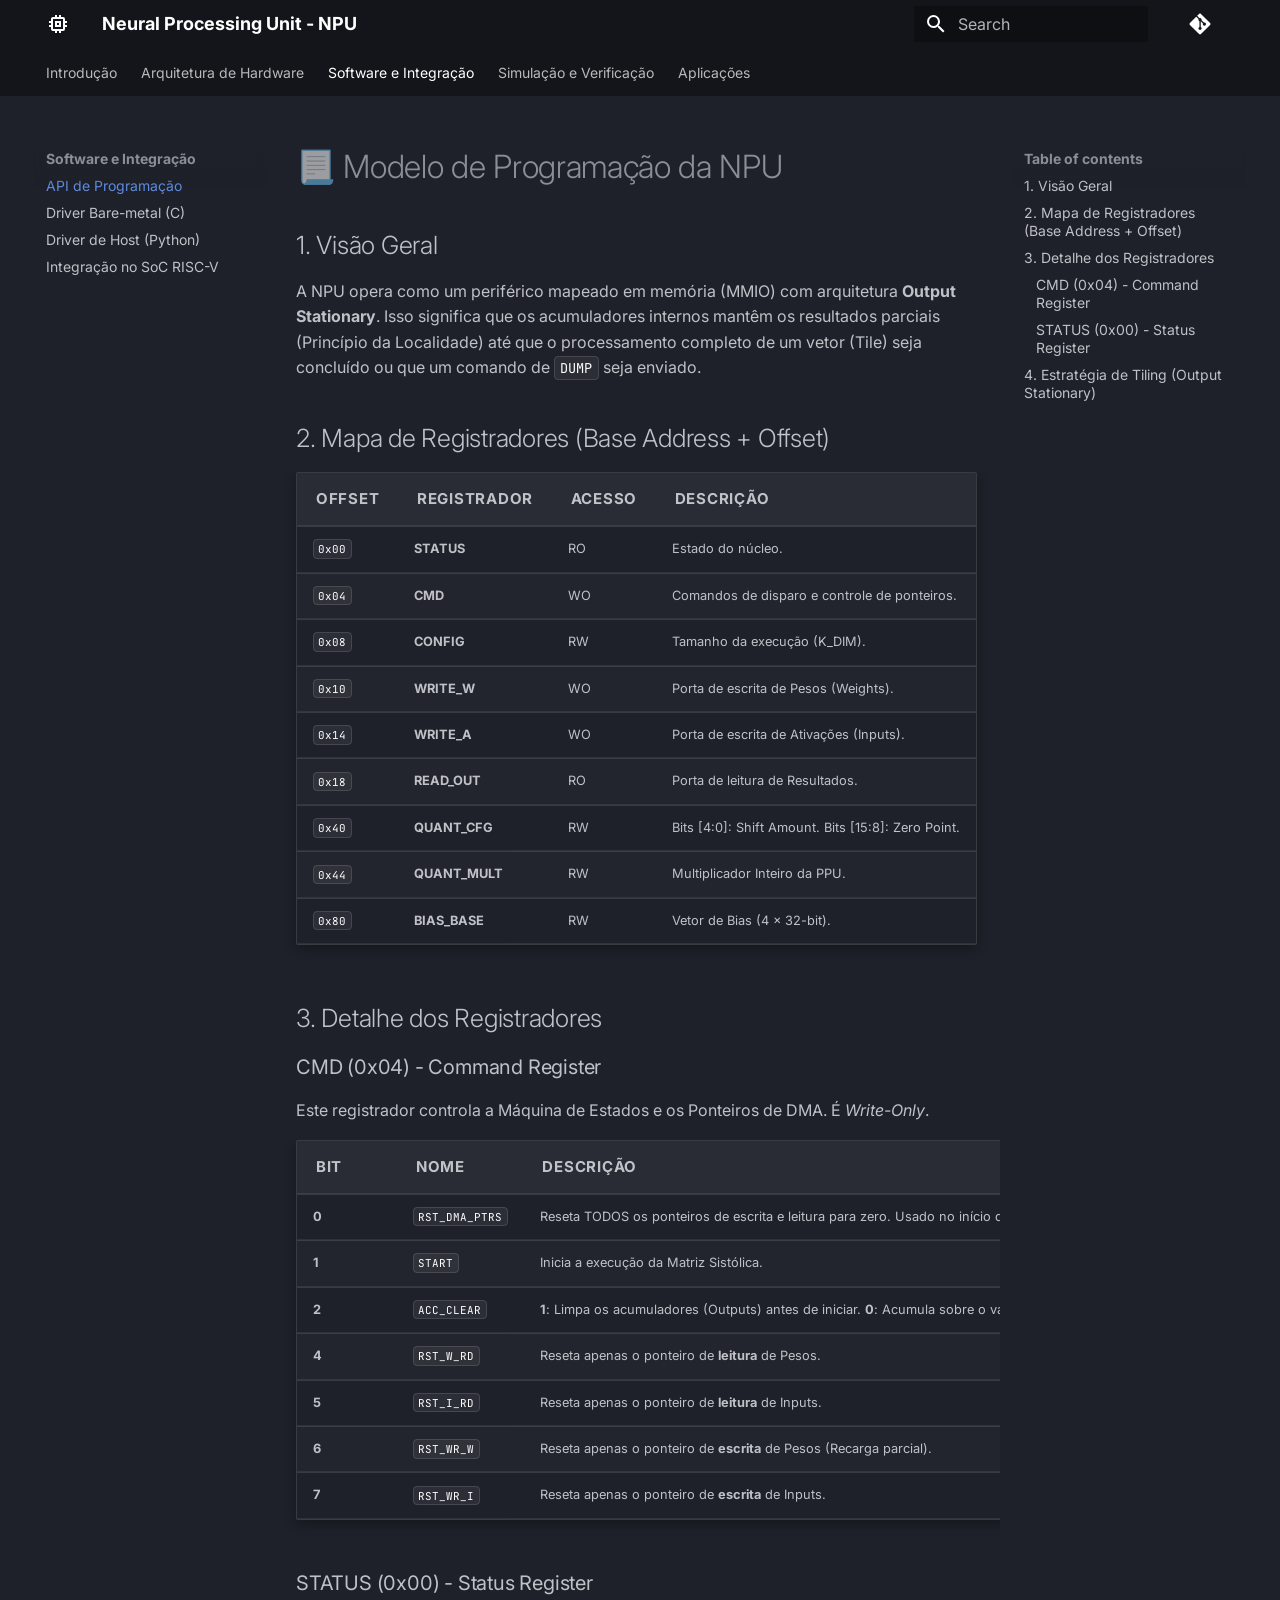
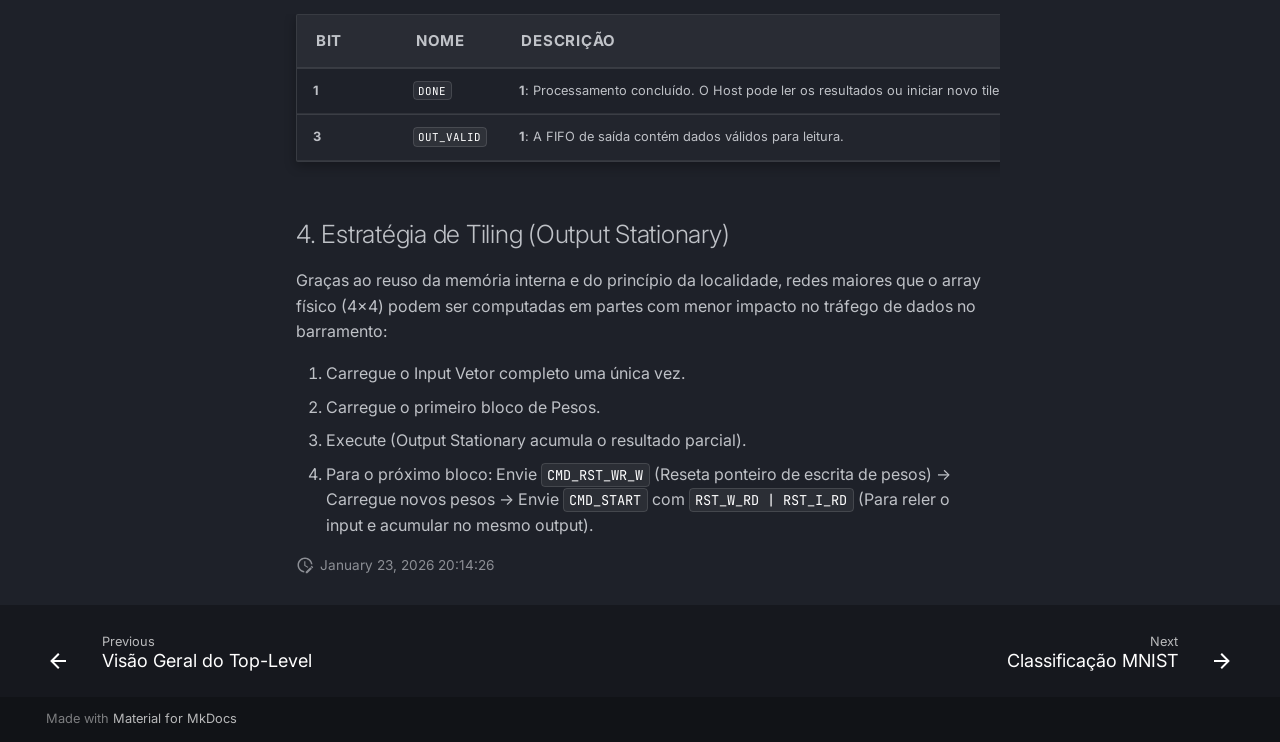
<file: software/NPU_PROGRAMMING/index.html>
<!doctype html>
<html lang="en" class="no-js">
  <head>
    
      <meta charset="utf-8">
      <meta name="viewport" content="width=device-width,initial-scale=1">
      
        <meta name="description" content="Arquitetura, Drivers e Aplicações do Acelerador de IA">
      
      
      
        <link rel="canonical" href="https://Nyfeu.github.io/NPU/software/NPU_PROGRAMMING/">
      
      
        <link rel="prev" href="../../hardware/overview/">
      
      
        <link rel="next" href="../../apps/MNIST/">
      
      
        
      
      
      <link rel="icon" href="../../assets/images/favicon.png">
      <meta name="generator" content="mkdocs-1.6.1, mkdocs-material-9.7.3">
    
    
      
        <title>API de Programação - Neural Processing Unit - NPU</title>
      
    
    
      <link rel="stylesheet" href="../../assets/stylesheets/main.484c7ddc.min.css">
      
        
        <link rel="stylesheet" href="../../assets/stylesheets/palette.ab4e12ef.min.css">
      
      


    
    
      
    
    
      
        
        
        <link rel="preconnect" href="https://fonts.gstatic.com" crossorigin>
        <link rel="stylesheet" href="https://fonts.googleapis.com/css?family=Inter:300,300i,400,400i,700,700i%7CJetBrains+Mono:400,400i,700,700i&display=fallback">
        <style>:root{--md-text-font:"Inter";--md-code-font:"JetBrains Mono"}</style>
      
    
    
      <link rel="stylesheet" href="../../stylesheets/extra.css">
    
    <script>__md_scope=new URL("../..",location),__md_hash=e=>[...e].reduce(((e,_)=>(e<<5)-e+_.charCodeAt(0)),0),__md_get=(e,_=localStorage,t=__md_scope)=>JSON.parse(_.getItem(t.pathname+"."+e)),__md_set=(e,_,t=localStorage,a=__md_scope)=>{try{t.setItem(a.pathname+"."+e,JSON.stringify(_))}catch(e){}}</script>
    
      

    
    
  </head>
  
  
    
    
      
    
    
    
    
    <body dir="ltr" data-md-color-scheme="slate" data-md-color-primary="black" data-md-color-accent="indigo">
  
    
    <input class="md-toggle" data-md-toggle="drawer" type="checkbox" id="__drawer" autocomplete="off">
    <input class="md-toggle" data-md-toggle="search" type="checkbox" id="__search" autocomplete="off">
    <label class="md-overlay" for="__drawer"></label>
    <div data-md-component="skip">
      
        
        <a href="#modelo-de-programacao-da-npu" class="md-skip">
          Skip to content
        </a>
      
    </div>
    <div data-md-component="announce">
      
    </div>
    
    
      

<header class="md-header" data-md-component="header">
  <nav class="md-header__inner md-grid" aria-label="Header">
    <a href="../.." title="Neural Processing Unit - NPU" class="md-header__button md-logo" aria-label="Neural Processing Unit - NPU" data-md-component="logo">
      
  
  <svg xmlns="http://www.w3.org/2000/svg" viewBox="0 0 24 24"><path d="M17 17H7V7h10m4 4V9h-2V7a2 2 0 0 0-2-2h-2V3h-2v2h-2V3H9v2H7c-1.11 0-2 .89-2 2v2H3v2h2v2H3v2h2v2a2 2 0 0 0 2 2h2v2h2v-2h2v2h2v-2h2a2 2 0 0 0 2-2v-2h2v-2h-2v-2m-6 2h-2v-2h2m2-2H9v6h6z"/></svg>

    </a>
    <label class="md-header__button md-icon" for="__drawer">
      
      <svg xmlns="http://www.w3.org/2000/svg" viewBox="0 0 24 24"><path d="M3 6h18v2H3zm0 5h18v2H3zm0 5h18v2H3z"/></svg>
    </label>
    <div class="md-header__title" data-md-component="header-title">
      <div class="md-header__ellipsis">
        <div class="md-header__topic">
          <span class="md-ellipsis">
            Neural Processing Unit - NPU
          </span>
        </div>
        <div class="md-header__topic" data-md-component="header-topic">
          <span class="md-ellipsis">
            
              API de Programação
            
          </span>
        </div>
      </div>
    </div>
    
      
        <form class="md-header__option" data-md-component="palette">
  
    
    
    
    <input class="md-option" data-md-color-media="" data-md-color-scheme="slate" data-md-color-primary="black" data-md-color-accent="indigo"  aria-hidden="true"  type="radio" name="__palette" id="__palette_0">
    
  
</form>
      
    
    
      <script>var palette=__md_get("__palette");if(palette&&palette.color){if("(prefers-color-scheme)"===palette.color.media){var media=matchMedia("(prefers-color-scheme: light)"),input=document.querySelector(media.matches?"[data-md-color-media='(prefers-color-scheme: light)']":"[data-md-color-media='(prefers-color-scheme: dark)']");palette.color.media=input.getAttribute("data-md-color-media"),palette.color.scheme=input.getAttribute("data-md-color-scheme"),palette.color.primary=input.getAttribute("data-md-color-primary"),palette.color.accent=input.getAttribute("data-md-color-accent")}for(var[key,value]of Object.entries(palette.color))document.body.setAttribute("data-md-color-"+key,value)}</script>
    
    
    
      
      
        <label class="md-header__button md-icon" for="__search">
          
          <svg xmlns="http://www.w3.org/2000/svg" viewBox="0 0 24 24"><path d="M9.5 3A6.5 6.5 0 0 1 16 9.5c0 1.61-.59 3.09-1.56 4.23l.27.27h.79l5 5-1.5 1.5-5-5v-.79l-.27-.27A6.52 6.52 0 0 1 9.5 16 6.5 6.5 0 0 1 3 9.5 6.5 6.5 0 0 1 9.5 3m0 2C7 5 5 7 5 9.5S7 14 9.5 14 14 12 14 9.5 12 5 9.5 5"/></svg>
        </label>
        <div class="md-search" data-md-component="search" role="dialog">
  <label class="md-search__overlay" for="__search"></label>
  <div class="md-search__inner" role="search">
    <form class="md-search__form" name="search">
      <input type="text" class="md-search__input" name="query" aria-label="Search" placeholder="Search" autocapitalize="off" autocorrect="off" autocomplete="off" spellcheck="false" data-md-component="search-query" required>
      <label class="md-search__icon md-icon" for="__search">
        
        <svg xmlns="http://www.w3.org/2000/svg" viewBox="0 0 24 24"><path d="M9.5 3A6.5 6.5 0 0 1 16 9.5c0 1.61-.59 3.09-1.56 4.23l.27.27h.79l5 5-1.5 1.5-5-5v-.79l-.27-.27A6.52 6.52 0 0 1 9.5 16 6.5 6.5 0 0 1 3 9.5 6.5 6.5 0 0 1 9.5 3m0 2C7 5 5 7 5 9.5S7 14 9.5 14 14 12 14 9.5 12 5 9.5 5"/></svg>
        
        <svg xmlns="http://www.w3.org/2000/svg" viewBox="0 0 24 24"><path d="M20 11v2H8l5.5 5.5-1.42 1.42L4.16 12l7.92-7.92L13.5 5.5 8 11z"/></svg>
      </label>
      <nav class="md-search__options" aria-label="Search">
        
        <button type="reset" class="md-search__icon md-icon" title="Clear" aria-label="Clear" tabindex="-1">
          
          <svg xmlns="http://www.w3.org/2000/svg" viewBox="0 0 24 24"><path d="M19 6.41 17.59 5 12 10.59 6.41 5 5 6.41 10.59 12 5 17.59 6.41 19 12 13.41 17.59 19 19 17.59 13.41 12z"/></svg>
        </button>
      </nav>
      
        <div class="md-search__suggest" data-md-component="search-suggest"></div>
      
    </form>
    <div class="md-search__output">
      <div class="md-search__scrollwrap" tabindex="0" data-md-scrollfix>
        <div class="md-search-result" data-md-component="search-result">
          <div class="md-search-result__meta">
            Initializing search
          </div>
          <ol class="md-search-result__list" role="presentation"></ol>
        </div>
      </div>
    </div>
  </div>
</div>
      
    
    
      <div class="md-header__source">
        <a href="https://github.com/Nyfeu/NPU" title="Go to repository" class="md-source" data-md-component="source">
  <div class="md-source__icon md-icon">
    
    <svg xmlns="http://www.w3.org/2000/svg" viewBox="0 0 448 512"><!--! Font Awesome Free 7.1.0 by @fontawesome - https://fontawesome.com License - https://fontawesome.com/license/free (Icons: CC BY 4.0, Fonts: SIL OFL 1.1, Code: MIT License) Copyright 2025 Fonticons, Inc.--><path d="M439.6 236.1 244 40.5c-5.4-5.5-12.8-8.5-20.4-8.5s-15 3-20.4 8.4L162.5 81l51.5 51.5c27.1-9.1 52.7 16.8 43.4 43.7l49.7 49.7c34.2-11.8 61.2 31 35.5 56.7-26.5 26.5-70.2-2.9-56-37.3L240.3 199v121.9c25.3 12.5 22.3 41.8 9.1 55-6.4 6.4-15.2 10.1-24.3 10.1s-17.8-3.6-24.3-10.1c-17.6-17.6-11.1-46.9 11.2-56v-123c-20.8-8.5-24.6-30.7-18.6-45L142.6 101 8.5 235.1C3 240.6 0 247.9 0 255.5s3 15 8.5 20.4l195.6 195.7c5.4 5.4 12.7 8.4 20.4 8.4s15-3 20.4-8.4l194.7-194.7c5.4-5.4 8.4-12.8 8.4-20.4s-3-15-8.4-20.4"/></svg>
  </div>
  <div class="md-source__repository">
    Nyfeu/NPU
  </div>
</a>
      </div>
    
  </nav>
  
</header>
    
    <div class="md-container" data-md-component="container">
      
      
        
          
            
<nav class="md-tabs" aria-label="Tabs" data-md-component="tabs">
  <div class="md-grid">
    <ul class="md-tabs__list">
      
        
  
  
  
  
    
    
      <li class="md-tabs__item">
        <a href="../.." class="md-tabs__link">
          
  
  
  Introdução

        </a>
      </li>
    
  

      
        
  
  
  
  
    
    
      <li class="md-tabs__item">
        <a href="../../hardware/overview/" class="md-tabs__link">
          
  
  
  Arquitetura de Hardware

        </a>
      </li>
    
  

      
        
  
  
  
    
  
  
    
    
      <li class="md-tabs__item md-tabs__item--active">
        <a href="./" class="md-tabs__link">
          
  
  
  Software e Integração

        </a>
      </li>
    
  

      
        
  
  
  
  
    
    
      <li class="md-tabs__item">
        <a href="../../dev/simulation.md" class="md-tabs__link">
          
  
  
  Simulação e Verificação

        </a>
      </li>
    
  

      
        
  
  
  
  
    
    
      <li class="md-tabs__item">
        <a href="../../apps/MNIST/" class="md-tabs__link">
          
  
  
  Aplicações

        </a>
      </li>
    
  

      
    </ul>
  </div>
</nav>
          
        
      
      <main class="md-main" data-md-component="main">
        <div class="md-main__inner md-grid">
          
            
              
              <div class="md-sidebar md-sidebar--primary" data-md-component="sidebar" data-md-type="navigation" >
                <div class="md-sidebar__scrollwrap">
                  <div class="md-sidebar__inner">
                    


  


<nav class="md-nav md-nav--primary md-nav--lifted" aria-label="Navigation" data-md-level="0">
  <label class="md-nav__title" for="__drawer">
    <a href="../.." title="Neural Processing Unit - NPU" class="md-nav__button md-logo" aria-label="Neural Processing Unit - NPU" data-md-component="logo">
      
  
  <svg xmlns="http://www.w3.org/2000/svg" viewBox="0 0 24 24"><path d="M17 17H7V7h10m4 4V9h-2V7a2 2 0 0 0-2-2h-2V3h-2v2h-2V3H9v2H7c-1.11 0-2 .89-2 2v2H3v2h2v2H3v2h2v2a2 2 0 0 0 2 2h2v2h2v-2h2v2h2v-2h2a2 2 0 0 0 2-2v-2h2v-2h-2v-2m-6 2h-2v-2h2m2-2H9v6h6z"/></svg>

    </a>
    Neural Processing Unit - NPU
  </label>
  
    <div class="md-nav__source">
      <a href="https://github.com/Nyfeu/NPU" title="Go to repository" class="md-source" data-md-component="source">
  <div class="md-source__icon md-icon">
    
    <svg xmlns="http://www.w3.org/2000/svg" viewBox="0 0 448 512"><!--! Font Awesome Free 7.1.0 by @fontawesome - https://fontawesome.com License - https://fontawesome.com/license/free (Icons: CC BY 4.0, Fonts: SIL OFL 1.1, Code: MIT License) Copyright 2025 Fonticons, Inc.--><path d="M439.6 236.1 244 40.5c-5.4-5.5-12.8-8.5-20.4-8.5s-15 3-20.4 8.4L162.5 81l51.5 51.5c27.1-9.1 52.7 16.8 43.4 43.7l49.7 49.7c34.2-11.8 61.2 31 35.5 56.7-26.5 26.5-70.2-2.9-56-37.3L240.3 199v121.9c25.3 12.5 22.3 41.8 9.1 55-6.4 6.4-15.2 10.1-24.3 10.1s-17.8-3.6-24.3-10.1c-17.6-17.6-11.1-46.9 11.2-56v-123c-20.8-8.5-24.6-30.7-18.6-45L142.6 101 8.5 235.1C3 240.6 0 247.9 0 255.5s3 15 8.5 20.4l195.6 195.7c5.4 5.4 12.7 8.4 20.4 8.4s15-3 20.4-8.4l194.7-194.7c5.4-5.4 8.4-12.8 8.4-20.4s-3-15-8.4-20.4"/></svg>
  </div>
  <div class="md-source__repository">
    Nyfeu/NPU
  </div>
</a>
    </div>
  
  <ul class="md-nav__list" data-md-scrollfix>
    
      
      
  
  
  
  
    
    
    
    
      
      
    
    
    <li class="md-nav__item md-nav__item--nested">
      
        
        
        <input class="md-nav__toggle md-toggle " type="checkbox" id="__nav_1" >
        
          
          <label class="md-nav__link" for="__nav_1" id="__nav_1_label" tabindex="0">
            
  
  
  <span class="md-ellipsis">
    
  
    Introdução
  

    
  </span>
  
  

            <span class="md-nav__icon md-icon"></span>
          </label>
        
        <nav class="md-nav" data-md-level="1" aria-labelledby="__nav_1_label" aria-expanded="false">
          <label class="md-nav__title" for="__nav_1">
            <span class="md-nav__icon md-icon"></span>
            
  
    Introdução
  

          </label>
          <ul class="md-nav__list" data-md-scrollfix>
            
              
                
  
  
  
  
    <li class="md-nav__item">
      <a href="../.." class="md-nav__link">
        
  
  
  <span class="md-ellipsis">
    
  
    Visão Geral
  

    
  </span>
  
  

      </a>
    </li>
  

              
            
              
                
  
  
  
  
    <li class="md-nav__item">
      <a href="../../intro/setup/" class="md-nav__link">
        
  
  
  <span class="md-ellipsis">
    
  
    Requisitos e Setup
  

    
  </span>
  
  

      </a>
    </li>
  

              
            
          </ul>
        </nav>
      
    </li>
  

    
      
      
  
  
  
  
    
    
    
    
      
      
    
    
    <li class="md-nav__item md-nav__item--nested">
      
        
        
        <input class="md-nav__toggle md-toggle " type="checkbox" id="__nav_2" >
        
          
          <label class="md-nav__link" for="__nav_2" id="__nav_2_label" tabindex="0">
            
  
  
  <span class="md-ellipsis">
    
  
    Arquitetura de Hardware
  

    
  </span>
  
  

            <span class="md-nav__icon md-icon"></span>
          </label>
        
        <nav class="md-nav" data-md-level="1" aria-labelledby="__nav_2_label" aria-expanded="false">
          <label class="md-nav__title" for="__nav_2">
            <span class="md-nav__icon md-icon"></span>
            
  
    Arquitetura de Hardware
  

          </label>
          <ul class="md-nav__list" data-md-scrollfix>
            
              
                
  
  
  
  
    <li class="md-nav__item">
      <a href="../../hardware/overview/" class="md-nav__link">
        
  
  
  <span class="md-ellipsis">
    
  
    Visão Geral do Top-Level
  

    
  </span>
  
  

      </a>
    </li>
  

              
            
              
                
  
  
  
  
    <li class="md-nav__item">
      <a href="../../hardware/systolic_array.md" class="md-nav__link">
        
  
  
  <span class="md-ellipsis">
    
  
    O Array Sistólico 4x4
  

    
  </span>
  
  

      </a>
    </li>
  

              
            
              
                
  
  
  
  
    <li class="md-nav__item">
      <a href="../../hardware/ppu.md" class="md-nav__link">
        
  
  
  <span class="md-ellipsis">
    
  
    Unidade de Pós-Processamento (PPU)
  

    
  </span>
  
  

      </a>
    </li>
  

              
            
              
                
  
  
  
  
    <li class="md-nav__item">
      <a href="../../hardware/controller.md" class="md-nav__link">
        
  
  
  <span class="md-ellipsis">
    
  
    Unidade de Controlo (FSM)
  

    
  </span>
  
  

      </a>
    </li>
  

              
            
              
                
  
  
  
  
    <li class="md-nav__item">
      <a href="../../hardware/datapath.md" class="md-nav__link">
        
  
  
  <span class="md-ellipsis">
    
  
    Gestão de Memória e Datapath
  

    
  </span>
  
  

      </a>
    </li>
  

              
            
              
                
  
  
  
  
    <li class="md-nav__item">
      <a href="../../hardware/registers.md" class="md-nav__link">
        
  
  
  <span class="md-ellipsis">
    
  
    Mapa de Registos (MMIO)
  

    
  </span>
  
  

      </a>
    </li>
  

              
            
          </ul>
        </nav>
      
    </li>
  

    
      
      
  
  
    
  
  
  
    
    
    
    
      
        
        
      
      
    
    
    <li class="md-nav__item md-nav__item--active md-nav__item--section md-nav__item--nested">
      
        
        
        <input class="md-nav__toggle md-toggle " type="checkbox" id="__nav_3" checked>
        
          
          <label class="md-nav__link" for="__nav_3" id="__nav_3_label" tabindex="">
            
  
  
  <span class="md-ellipsis">
    
  
    Software e Integração
  

    
  </span>
  
  

            <span class="md-nav__icon md-icon"></span>
          </label>
        
        <nav class="md-nav" data-md-level="1" aria-labelledby="__nav_3_label" aria-expanded="true">
          <label class="md-nav__title" for="__nav_3">
            <span class="md-nav__icon md-icon"></span>
            
  
    Software e Integração
  

          </label>
          <ul class="md-nav__list" data-md-scrollfix>
            
              
                
  
  
    
  
  
  
    <li class="md-nav__item md-nav__item--active">
      
      <input class="md-nav__toggle md-toggle" type="checkbox" id="__toc">
      
      
        
      
      
        <label class="md-nav__link md-nav__link--active" for="__toc">
          
  
  
  <span class="md-ellipsis">
    
  
    API de Programação
  

    
  </span>
  
  

          <span class="md-nav__icon md-icon"></span>
        </label>
      
      <a href="./" class="md-nav__link md-nav__link--active">
        
  
  
  <span class="md-ellipsis">
    
  
    API de Programação
  

    
  </span>
  
  

      </a>
      
        

<nav class="md-nav md-nav--secondary" aria-label="Table of contents">
  
  
  
    
  
  
    <label class="md-nav__title" for="__toc">
      <span class="md-nav__icon md-icon"></span>
      Table of contents
    </label>
    <ul class="md-nav__list" data-md-component="toc" data-md-scrollfix>
      
        <li class="md-nav__item">
  <a href="#1-visao-geral" class="md-nav__link">
    <span class="md-ellipsis">
      
        1. Visão Geral
      
    </span>
  </a>
  
</li>
      
        <li class="md-nav__item">
  <a href="#2-mapa-de-registradores-base-address-offset" class="md-nav__link">
    <span class="md-ellipsis">
      
        2. Mapa de Registradores (Base Address + Offset)
      
    </span>
  </a>
  
</li>
      
        <li class="md-nav__item">
  <a href="#3-detalhe-dos-registradores" class="md-nav__link">
    <span class="md-ellipsis">
      
        3. Detalhe dos Registradores
      
    </span>
  </a>
  
    <nav class="md-nav" aria-label="3. Detalhe dos Registradores">
      <ul class="md-nav__list">
        
          <li class="md-nav__item">
  <a href="#cmd-0x04-command-register" class="md-nav__link">
    <span class="md-ellipsis">
      
        CMD (0x04) - Command Register
      
    </span>
  </a>
  
</li>
        
          <li class="md-nav__item">
  <a href="#status-0x00-status-register" class="md-nav__link">
    <span class="md-ellipsis">
      
        STATUS (0x00) - Status Register
      
    </span>
  </a>
  
</li>
        
      </ul>
    </nav>
  
</li>
      
        <li class="md-nav__item">
  <a href="#4-estrategia-de-tiling-output-stationary" class="md-nav__link">
    <span class="md-ellipsis">
      
        4. Estratégia de Tiling (Output Stationary)
      
    </span>
  </a>
  
</li>
      
    </ul>
  
</nav>
      
    </li>
  

              
            
              
                
  
  
  
  
    <li class="md-nav__item">
      <a href="../drivers.md" class="md-nav__link">
        
  
  
  <span class="md-ellipsis">
    
  
    Driver Bare-metal (C)
  

    
  </span>
  
  

      </a>
    </li>
  

              
            
              
                
  
  
  
  
    <li class="md-nav__item">
      <a href="../python_driver.md" class="md-nav__link">
        
  
  
  <span class="md-ellipsis">
    
  
    Driver de Host (Python)
  

    
  </span>
  
  

      </a>
    </li>
  

              
            
              
                
  
  
  
  
    <li class="md-nav__item">
      <a href="../soc_integration.md" class="md-nav__link">
        
  
  
  <span class="md-ellipsis">
    
  
    Integração no SoC RISC-V
  

    
  </span>
  
  

      </a>
    </li>
  

              
            
          </ul>
        </nav>
      
    </li>
  

    
      
      
  
  
  
  
    
    
    
    
      
      
    
    
    <li class="md-nav__item md-nav__item--nested">
      
        
        
        <input class="md-nav__toggle md-toggle " type="checkbox" id="__nav_4" >
        
          
          <label class="md-nav__link" for="__nav_4" id="__nav_4_label" tabindex="0">
            
  
  
  <span class="md-ellipsis">
    
  
    Simulação e Verificação
  

    
  </span>
  
  

            <span class="md-nav__icon md-icon"></span>
          </label>
        
        <nav class="md-nav" data-md-level="1" aria-labelledby="__nav_4_label" aria-expanded="false">
          <label class="md-nav__title" for="__nav_4">
            <span class="md-nav__icon md-icon"></span>
            
  
    Simulação e Verificação
  

          </label>
          <ul class="md-nav__list" data-md-scrollfix>
            
              
                
  
  
  
  
    <li class="md-nav__item">
      <a href="../../dev/simulation.md" class="md-nav__link">
        
  
  
  <span class="md-ellipsis">
    
  
    Ambiente de Testes (Cocotb)
  

    
  </span>
  
  

      </a>
    </li>
  

              
            
              
                
  
  
  
  
    <li class="md-nav__item">
      <a href="../../dev/fpga_build.md" class="md-nav__link">
        
  
  
  <span class="md-ellipsis">
    
  
    Fluxo de Síntese (FPGA)
  

    
  </span>
  
  

      </a>
    </li>
  

              
            
          </ul>
        </nav>
      
    </li>
  

    
      
      
  
  
  
  
    
    
    
    
      
      
    
    
    <li class="md-nav__item md-nav__item--nested">
      
        
        
        <input class="md-nav__toggle md-toggle " type="checkbox" id="__nav_5" >
        
          
          <label class="md-nav__link" for="__nav_5" id="__nav_5_label" tabindex="0">
            
  
  
  <span class="md-ellipsis">
    
  
    Aplicações
  

    
  </span>
  
  

            <span class="md-nav__icon md-icon"></span>
          </label>
        
        <nav class="md-nav" data-md-level="1" aria-labelledby="__nav_5_label" aria-expanded="false">
          <label class="md-nav__title" for="__nav_5">
            <span class="md-nav__icon md-icon"></span>
            
  
    Aplicações
  

          </label>
          <ul class="md-nav__list" data-md-scrollfix>
            
              
                
  
  
  
  
    <li class="md-nav__item">
      <a href="../../apps/MNIST/" class="md-nav__link">
        
  
  
  <span class="md-ellipsis">
    
  
    Classificação MNIST
  

    
  </span>
  
  

      </a>
    </li>
  

              
            
              
                
  
  
  
  
    <li class="md-nav__item">
      <a href="../../apps/IRIS/" class="md-nav__link">
        
  
  
  <span class="md-ellipsis">
    
  
    Classificação IRIS
  

    
  </span>
  
  

      </a>
    </li>
  

              
            
              
                
  
  
  
  
    <li class="md-nav__item">
      <a href="../../apps/MLP.md" class="md-nav__link">
        
  
  
  <span class="md-ellipsis">
    
  
    Inferência MLP
  

    
  </span>
  
  

      </a>
    </li>
  

              
            
          </ul>
        </nav>
      
    </li>
  

    
  </ul>
</nav>
                  </div>
                </div>
              </div>
            
            
              
              <div class="md-sidebar md-sidebar--secondary" data-md-component="sidebar" data-md-type="toc" >
                <div class="md-sidebar__scrollwrap">
                  <div class="md-sidebar__inner">
                    

<nav class="md-nav md-nav--secondary" aria-label="Table of contents">
  
  
  
    
  
  
    <label class="md-nav__title" for="__toc">
      <span class="md-nav__icon md-icon"></span>
      Table of contents
    </label>
    <ul class="md-nav__list" data-md-component="toc" data-md-scrollfix>
      
        <li class="md-nav__item">
  <a href="#1-visao-geral" class="md-nav__link">
    <span class="md-ellipsis">
      
        1. Visão Geral
      
    </span>
  </a>
  
</li>
      
        <li class="md-nav__item">
  <a href="#2-mapa-de-registradores-base-address-offset" class="md-nav__link">
    <span class="md-ellipsis">
      
        2. Mapa de Registradores (Base Address + Offset)
      
    </span>
  </a>
  
</li>
      
        <li class="md-nav__item">
  <a href="#3-detalhe-dos-registradores" class="md-nav__link">
    <span class="md-ellipsis">
      
        3. Detalhe dos Registradores
      
    </span>
  </a>
  
    <nav class="md-nav" aria-label="3. Detalhe dos Registradores">
      <ul class="md-nav__list">
        
          <li class="md-nav__item">
  <a href="#cmd-0x04-command-register" class="md-nav__link">
    <span class="md-ellipsis">
      
        CMD (0x04) - Command Register
      
    </span>
  </a>
  
</li>
        
          <li class="md-nav__item">
  <a href="#status-0x00-status-register" class="md-nav__link">
    <span class="md-ellipsis">
      
        STATUS (0x00) - Status Register
      
    </span>
  </a>
  
</li>
        
      </ul>
    </nav>
  
</li>
      
        <li class="md-nav__item">
  <a href="#4-estrategia-de-tiling-output-stationary" class="md-nav__link">
    <span class="md-ellipsis">
      
        4. Estratégia de Tiling (Output Stationary)
      
    </span>
  </a>
  
</li>
      
    </ul>
  
</nav>
                  </div>
                </div>
              </div>
            
          
          
            <div class="md-content" data-md-component="content">
              
              <article class="md-content__inner md-typeset">
                
                  


  
  


<h1 id="modelo-de-programacao-da-npu">📃 Modelo de Programação da NPU</h1>
<h2 id="1-visao-geral">1. Visão Geral</h2>
<p>A NPU opera como um periférico mapeado em memória (MMIO) com arquitetura <strong>Output Stationary</strong>. Isso significa que os acumuladores internos mantêm os resultados parciais (Princípio da Localidade) até que o processamento completo de um vetor (Tile) seja concluído ou que um comando de <code>DUMP</code> seja enviado.</p>
<h2 id="2-mapa-de-registradores-base-address-offset">2. Mapa de Registradores (Base Address + Offset)</h2>
<table>
<thead>
<tr>
<th style="text-align: left;">Offset</th>
<th style="text-align: left;">Registrador</th>
<th style="text-align: left;">Acesso</th>
<th style="text-align: left;">Descrição</th>
</tr>
</thead>
<tbody>
<tr>
<td style="text-align: left;"><code>0x00</code></td>
<td style="text-align: left;"><strong>STATUS</strong></td>
<td style="text-align: left;">RO</td>
<td style="text-align: left;">Estado do núcleo.</td>
</tr>
<tr>
<td style="text-align: left;"><code>0x04</code></td>
<td style="text-align: left;"><strong>CMD</strong></td>
<td style="text-align: left;">WO</td>
<td style="text-align: left;">Comandos de disparo e controle de ponteiros.</td>
</tr>
<tr>
<td style="text-align: left;"><code>0x08</code></td>
<td style="text-align: left;"><strong>CONFIG</strong></td>
<td style="text-align: left;">RW</td>
<td style="text-align: left;">Tamanho da execução (K_DIM).</td>
</tr>
<tr>
<td style="text-align: left;"><code>0x10</code></td>
<td style="text-align: left;"><strong>WRITE_W</strong></td>
<td style="text-align: left;">WO</td>
<td style="text-align: left;">Porta de escrita de Pesos (Weights).</td>
</tr>
<tr>
<td style="text-align: left;"><code>0x14</code></td>
<td style="text-align: left;"><strong>WRITE_A</strong></td>
<td style="text-align: left;">WO</td>
<td style="text-align: left;">Porta de escrita de Ativações (Inputs).</td>
</tr>
<tr>
<td style="text-align: left;"><code>0x18</code></td>
<td style="text-align: left;"><strong>READ_OUT</strong></td>
<td style="text-align: left;">RO</td>
<td style="text-align: left;">Porta de leitura de Resultados.</td>
</tr>
<tr>
<td style="text-align: left;"><code>0x40</code></td>
<td style="text-align: left;"><strong>QUANT_CFG</strong></td>
<td style="text-align: left;">RW</td>
<td style="text-align: left;">Bits [4:0]: Shift Amount. Bits [15:8]: Zero Point.</td>
</tr>
<tr>
<td style="text-align: left;"><code>0x44</code></td>
<td style="text-align: left;"><strong>QUANT_MULT</strong></td>
<td style="text-align: left;">RW</td>
<td style="text-align: left;">Multiplicador Inteiro da PPU.</td>
</tr>
<tr>
<td style="text-align: left;"><code>0x80</code></td>
<td style="text-align: left;"><strong>BIAS_BASE</strong></td>
<td style="text-align: left;">RW</td>
<td style="text-align: left;">Vetor de Bias (4 x 32-bit).</td>
</tr>
</tbody>
</table>
<h2 id="3-detalhe-dos-registradores">3. Detalhe dos Registradores</h2>
<h3 id="cmd-0x04-command-register">CMD (0x04) - Command Register</h3>
<p>Este registrador controla a Máquina de Estados e os Ponteiros de DMA. É <em>Write-Only</em>.</p>
<table>
<thead>
<tr>
<th style="text-align: left;">Bit</th>
<th style="text-align: left;">Nome</th>
<th style="text-align: left;">Descrição</th>
</tr>
</thead>
<tbody>
<tr>
<td style="text-align: left;"><strong>0</strong></td>
<td style="text-align: left;"><code>RST_DMA_PTRS</code></td>
<td style="text-align: left;">Reseta TODOS os ponteiros de escrita e leitura para zero. Usado no início de uma nova inferência.</td>
</tr>
<tr>
<td style="text-align: left;"><strong>1</strong></td>
<td style="text-align: left;"><code>START</code></td>
<td style="text-align: left;">Inicia a execução da Matriz Sistólica.</td>
</tr>
<tr>
<td style="text-align: left;"><strong>2</strong></td>
<td style="text-align: left;"><code>ACC_CLEAR</code></td>
<td style="text-align: left;"><strong>1</strong>: Limpa os acumuladores (Outputs) antes de iniciar. <strong>0</strong>: Acumula sobre o valor anterior (Tiling Temporal).</td>
</tr>
<tr>
<td style="text-align: left;"><strong>4</strong></td>
<td style="text-align: left;"><code>RST_W_RD</code></td>
<td style="text-align: left;">Reseta apenas o ponteiro de <strong>leitura</strong> de Pesos.</td>
</tr>
<tr>
<td style="text-align: left;"><strong>5</strong></td>
<td style="text-align: left;"><code>RST_I_RD</code></td>
<td style="text-align: left;">Reseta apenas o ponteiro de <strong>leitura</strong> de Inputs.</td>
</tr>
<tr>
<td style="text-align: left;"><strong>6</strong></td>
<td style="text-align: left;"><code>RST_WR_W</code></td>
<td style="text-align: left;">Reseta apenas o ponteiro de <strong>escrita</strong> de Pesos (Recarga parcial).</td>
</tr>
<tr>
<td style="text-align: left;"><strong>7</strong></td>
<td style="text-align: left;"><code>RST_WR_I</code></td>
<td style="text-align: left;">Reseta apenas o ponteiro de <strong>escrita</strong> de Inputs.</td>
</tr>
</tbody>
</table>
<h3 id="status-0x00-status-register">STATUS (0x00) - Status Register</h3>
<table>
<thead>
<tr>
<th style="text-align: left;">Bit</th>
<th style="text-align: left;">Nome</th>
<th style="text-align: left;">Descrição</th>
</tr>
</thead>
<tbody>
<tr>
<td style="text-align: left;"><strong>1</strong></td>
<td style="text-align: left;"><code>DONE</code></td>
<td style="text-align: left;"><strong>1</strong>: Processamento concluído. O Host pode ler os resultados ou iniciar novo tile.</td>
</tr>
<tr>
<td style="text-align: left;"><strong>3</strong></td>
<td style="text-align: left;"><code>OUT_VALID</code></td>
<td style="text-align: left;"><strong>1</strong>: A FIFO de saída contém dados válidos para leitura.</td>
</tr>
</tbody>
</table>
<h2 id="4-estrategia-de-tiling-output-stationary">4. Estratégia de Tiling (Output Stationary)</h2>
<p>Graças ao reuso da memória interna e do princípio da localidade, redes maiores que o array físico (4x4) podem ser computadas em partes com menor impacto no tráfego de dados no barramento:</p>
<ol>
<li>Carregue o Input Vetor completo uma única vez.</li>
<li>Carregue o primeiro bloco de Pesos.</li>
<li>Execute (Output Stationary acumula o resultado parcial).</li>
<li>Para o próximo bloco: Envie <code>CMD_RST_WR_W</code> (Reseta ponteiro de escrita de pesos) -&gt; Carregue novos pesos -&gt; Envie <code>CMD_START</code> com <code>RST_W_RD | RST_I_RD</code> (Para reler o input e acumular no mesmo output).</li>
</ol>







  
    
  
  


  <aside class="md-source-file">
    
      
  <span class="md-source-file__fact">
    <span class="md-icon" title="Last update">
      <svg xmlns="http://www.w3.org/2000/svg" viewBox="0 0 24 24"><path d="M21 13.1c-.1 0-.3.1-.4.2l-1 1 2.1 2.1 1-1c.2-.2.2-.6 0-.8l-1.3-1.3c-.1-.1-.2-.2-.4-.2m-1.9 1.8-6.1 6V23h2.1l6.1-6.1zM12.5 7v5.2l4 2.4-1 1L11 13V7zM11 21.9c-5.1-.5-9-4.8-9-9.9C2 6.5 6.5 2 12 2c5.3 0 9.6 4.1 10 9.3-.3-.1-.6-.2-1-.2s-.7.1-1 .2C19.6 7.2 16.2 4 12 4c-4.4 0-8 3.6-8 8 0 4.1 3.1 7.5 7.1 7.9l-.1.2z"/></svg>
    </span>
    <span class="git-revision-date-localized-plugin git-revision-date-localized-plugin-datetime" title="January 23, 2026 20:14:26 UTC">January 23, 2026 20:14:26</span>
  </span>

    
    
    
    
  </aside>





                
              </article>
            </div>
          
          
  <script>var tabs=__md_get("__tabs");if(Array.isArray(tabs))e:for(var set of document.querySelectorAll(".tabbed-set")){var labels=set.querySelector(".tabbed-labels");for(var tab of tabs)for(var label of labels.getElementsByTagName("label"))if(label.innerText.trim()===tab){var input=document.getElementById(label.htmlFor);input.checked=!0;continue e}}</script>

<script>var target=document.getElementById(location.hash.slice(1));target&&target.name&&(target.checked=target.name.startsWith("__tabbed_"))</script>
        </div>
        
          <button type="button" class="md-top md-icon" data-md-component="top" hidden>
  
  <svg xmlns="http://www.w3.org/2000/svg" viewBox="0 0 24 24"><path d="M13 20h-2V8l-5.5 5.5-1.42-1.42L12 4.16l7.92 7.92-1.42 1.42L13 8z"/></svg>
  Back to top
</button>
        
      </main>
      
        <footer class="md-footer">
  
    
      
      <nav class="md-footer__inner md-grid" aria-label="Footer" >
        
          
          <a href="../../hardware/overview/" class="md-footer__link md-footer__link--prev" aria-label="Previous: Visão Geral do Top-Level">
            <div class="md-footer__button md-icon">
              
              <svg xmlns="http://www.w3.org/2000/svg" viewBox="0 0 24 24"><path d="M20 11v2H8l5.5 5.5-1.42 1.42L4.16 12l7.92-7.92L13.5 5.5 8 11z"/></svg>
            </div>
            <div class="md-footer__title">
              <span class="md-footer__direction">
                Previous
              </span>
              <div class="md-ellipsis">
                Visão Geral do Top-Level
              </div>
            </div>
          </a>
        
        
          
          <a href="../../apps/MNIST/" class="md-footer__link md-footer__link--next" aria-label="Next: Classificação MNIST">
            <div class="md-footer__title">
              <span class="md-footer__direction">
                Next
              </span>
              <div class="md-ellipsis">
                Classificação MNIST
              </div>
            </div>
            <div class="md-footer__button md-icon">
              
              <svg xmlns="http://www.w3.org/2000/svg" viewBox="0 0 24 24"><path d="M4 11v2h12l-5.5 5.5 1.42 1.42L19.84 12l-7.92-7.92L10.5 5.5 16 11z"/></svg>
            </div>
          </a>
        
      </nav>
    
  
  <div class="md-footer-meta md-typeset">
    <div class="md-footer-meta__inner md-grid">
      <div class="md-copyright">
  
  
    Made with
    <a href="https://squidfunk.github.io/mkdocs-material/" target="_blank" rel="noopener">
      Material for MkDocs
    </a>
  
</div>
      
    </div>
  </div>
</footer>
      
    </div>
    <div class="md-dialog" data-md-component="dialog">
      <div class="md-dialog__inner md-typeset"></div>
    </div>
    
    
    
      
      
      <script id="__config" type="application/json">{"annotate": null, "base": "../..", "features": ["navigation.instant", "navigation.tabs", "navigation.footer", "navigation.tracking", "navigation.top", "toc.follow", "content.code.copy", "content.tabs.link", "search.highlight", "search.suggest", "content.tooltips"], "search": "../../assets/javascripts/workers/search.2c215733.min.js", "tags": null, "translations": {"clipboard.copied": "Copied to clipboard", "clipboard.copy": "Copy to clipboard", "search.result.more.one": "1 more on this page", "search.result.more.other": "# more on this page", "search.result.none": "No matching documents", "search.result.one": "1 matching document", "search.result.other": "# matching documents", "search.result.placeholder": "Type to start searching", "search.result.term.missing": "Missing", "select.version": "Select version"}, "version": null}</script>
    
    
      <script src="../../assets/javascripts/bundle.79ae519e.min.js"></script>
      
    
  </body>
</html>
</file>
<file: stylesheets/extra.css>
/* =============================================================================
   TRAVAR HEADER NO NOME DO PROJETO
   ============================================================================= */

.md-header__topic:first-child {
    opacity: 1 !important;
    visibility: visible !important;
    transform: none !important;
}

.md-header__topic:last-child {
    display: none !important;
}

/* =============================================================================
   MOVER ÍCONE DO GITHUB PARA A ESQUERDA DA BUSCA E REMOVER GAP
   ============================================================================= */

.md-header__source {
    order: 1 !important;
    width: 3rem !important; 
    max-width: none !important; 
    margin-right: 0.5rem !important; 
}

/* ===== TABELAS MAIS PROFISSIONAIS ===== */

.md-typeset table {
    width: 100%;
    border-radius: 8px;
    overflow: hidden;
    font-size: 0.9rem;
}

/* Cabeçalho */
.md-typeset thead {
    background-color: rgba(255,255,255,0.05);
}

.md-typeset th {
    font-weight: 600;
    text-transform: uppercase;
    font-size: 0.75rem;
    letter-spacing: 0.05em;
}

/* Linhas */
.md-typeset tbody tr:nth-child(even) {
    background-color: rgba(255,255,255,0.02);
}

/* Hover */
.md-typeset tbody tr:hover {
    background-color: rgba(100, 108, 255, 0.08);
}

/* Bordas suaves */
.md-typeset th,
.md-typeset td {
    border-bottom: 1px solid rgba(255,255,255,0.08);
}

.md-typeset table {
    display: block;
    overflow-x: auto;
    white-space: nowrap;
}

.md-typeset table {
    background-color: rgba(255,255,255,0.02);
    box-shadow: 0 4px 12px rgba(0,0,0,0.3);
    border-radius: 12px;
}

/* ===== Destaque melhor para inline code ===== */

.md-typeset code {
    background-color: rgba(255,255,255,0.06);
    border: 1px solid rgba(255,255,255,0.12);
    color: #ffffff;
    padding: 0.15em 0.4em;
    border-radius: 4px;
}
</file>
<file: assets/stylesheets/main.484c7ddc.min.css>
@charset "UTF-8";html{-webkit-text-size-adjust:none;-moz-text-size-adjust:none;text-size-adjust:none;box-sizing:border-box}*,:after,:before{box-sizing:inherit}@media (prefers-reduced-motion){*,:after,:before{transition:none!important}}body{margin:0}a,button,input,label{-webkit-tap-highlight-color:transparent}a{color:inherit;text-decoration:none}hr{border:0;box-sizing:initial;display:block;height:.05rem;overflow:visible;padding:0}small{font-size:80%}sub,sup{line-height:1em}img{border-style:none}table{border-collapse:initial;border-spacing:0}td,th{font-weight:400;vertical-align:top}button{background:#0000;border:0;font-family:inherit;font-size:inherit;margin:0;padding:0}input{border:0;outline:none}:root{--md-primary-fg-color:#4051b5;--md-primary-fg-color--light:#5d6cc0;--md-primary-fg-color--dark:#303fa1;--md-primary-bg-color:#fff;--md-primary-bg-color--light:#ffffffb3;--md-accent-fg-color:#526cfe;--md-accent-fg-color--transparent:#526cfe1a;--md-accent-bg-color:#fff;--md-accent-bg-color--light:#ffffffb3}[data-md-color-scheme=default]{color-scheme:light}[data-md-color-scheme=default] img[src$="#gh-dark-mode-only"],[data-md-color-scheme=default] img[src$="#only-dark"]{display:none}:root,[data-md-color-scheme=default]{--md-hue:225deg;--md-default-fg-color:#000000de;--md-default-fg-color--light:#0000008a;--md-default-fg-color--lighter:#00000052;--md-default-fg-color--lightest:#00000012;--md-default-bg-color:#fff;--md-default-bg-color--light:#ffffffb3;--md-default-bg-color--lighter:#ffffff4d;--md-default-bg-color--lightest:#ffffff1f;--md-code-fg-color:#36464e;--md-code-bg-color:#f5f5f5;--md-code-bg-color--light:#f5f5f5b3;--md-code-bg-color--lighter:#f5f5f54d;--md-code-hl-color:#4287ff;--md-code-hl-color--light:#4287ff1a;--md-code-hl-number-color:#d52a2a;--md-code-hl-special-color:#db1457;--md-code-hl-function-color:#a846b9;--md-code-hl-constant-color:#6e59d9;--md-code-hl-keyword-color:#3f6ec6;--md-code-hl-string-color:#1c7d4d;--md-code-hl-name-color:var(--md-code-fg-color);--md-code-hl-operator-color:var(--md-default-fg-color--light);--md-code-hl-punctuation-color:var(--md-default-fg-color--light);--md-code-hl-comment-color:var(--md-default-fg-color--light);--md-code-hl-generic-color:var(--md-default-fg-color--light);--md-code-hl-variable-color:var(--md-default-fg-color--light);--md-typeset-color:var(--md-default-fg-color);--md-typeset-a-color:var(--md-primary-fg-color);--md-typeset-del-color:#f5503d26;--md-typeset-ins-color:#0bd57026;--md-typeset-kbd-color:#fafafa;--md-typeset-kbd-accent-color:#fff;--md-typeset-kbd-border-color:#b8b8b8;--md-typeset-mark-color:#ffff0080;--md-typeset-table-color:#0000001f;--md-typeset-table-color--light:rgba(0,0,0,.035);--md-admonition-fg-color:var(--md-default-fg-color);--md-admonition-bg-color:var(--md-default-bg-color);--md-warning-fg-color:#000000de;--md-warning-bg-color:#ff9;--md-footer-fg-color:#fff;--md-footer-fg-color--light:#ffffffb3;--md-footer-fg-color--lighter:#ffffff73;--md-footer-bg-color:#000000de;--md-footer-bg-color--dark:#00000052;--md-shadow-z1:0 0.2rem 0.5rem #0000000d,0 0 0.05rem #0000001a;--md-shadow-z2:0 0.2rem 0.5rem #0000001a,0 0 0.05rem #00000040;--md-shadow-z3:0 0.2rem 0.5rem #0003,0 0 0.05rem #00000059}.md-icon svg{fill:currentcolor;display:block;height:1.2rem;width:1.2rem}body{-webkit-font-smoothing:antialiased;-moz-osx-font-smoothing:grayscale;--md-text-font-family:var(--md-text-font,_),-apple-system,BlinkMacSystemFont,Helvetica,Arial,sans-serif;--md-code-font-family:var(--md-code-font,_),SFMono-Regular,Consolas,Menlo,monospace}aside,body,input{font-feature-settings:"kern","liga";color:var(--md-typeset-color);font-family:var(--md-text-font-family)}code,kbd,pre{font-feature-settings:"kern";font-family:var(--md-code-font-family)}:root{--md-typeset-table-sort-icon:url('data:image/svg+xml;charset=utf-8,<svg xmlns="http://www.w3.org/2000/svg" viewBox="0 0 24 24"><path d="m18 21-4-4h3V7h-3l4-4 4 4h-3v10h3M2 19v-2h10v2M2 13v-2h7v2M2 7V5h4v2z"/></svg>');--md-typeset-table-sort-icon--asc:url('data:image/svg+xml;charset=utf-8,<svg xmlns="http://www.w3.org/2000/svg" viewBox="0 0 24 24"><path d="M19 17h3l-4 4-4-4h3V3h2M2 17h10v2H2M6 5v2H2V5m0 6h7v2H2z"/></svg>');--md-typeset-table-sort-icon--desc:url('data:image/svg+xml;charset=utf-8,<svg xmlns="http://www.w3.org/2000/svg" viewBox="0 0 24 24"><path d="M19 7h3l-4-4-4 4h3v14h2M2 17h10v2H2M6 5v2H2V5m0 6h7v2H2z"/></svg>')}.md-typeset{-webkit-print-color-adjust:exact;color-adjust:exact;font-size:.8rem;line-height:1.6;overflow-wrap:break-word}@media print{.md-typeset{font-size:.68rem}}.md-typeset blockquote,.md-typeset dl,.md-typeset figure,.md-typeset ol,.md-typeset pre,.md-typeset ul{margin-bottom:1em;margin-top:1em}.md-typeset h1{color:var(--md-default-fg-color--light);font-size:2em;line-height:1.3;margin:0 0 1.25em}.md-typeset h1,.md-typeset h2{font-weight:300;letter-spacing:-.01em}.md-typeset h2{font-size:1.5625em;line-height:1.4;margin:1.6em 0 .64em}.md-typeset h3{font-size:1.25em;font-weight:400;letter-spacing:-.01em;line-height:1.5;margin:1.6em 0 .8em}.md-typeset h2+h3{margin-top:.8em}.md-typeset h4{font-weight:700;letter-spacing:-.01em;margin:1em 0}.md-typeset h5,.md-typeset h6{color:var(--md-default-fg-color--light);font-size:.8em;font-weight:700;letter-spacing:-.01em;margin:1.25em 0}.md-typeset h5{text-transform:uppercase}.md-typeset h5 code{text-transform:none}.md-typeset hr{border-bottom:.05rem solid var(--md-default-fg-color--lightest);display:flow-root;margin:1.5em 0}.md-typeset a{color:var(--md-typeset-a-color);word-break:break-word}.md-typeset a,.md-typeset a:before{transition:color 125ms}.md-typeset a:focus,.md-typeset a:hover{color:var(--md-accent-fg-color)}.md-typeset a:focus code,.md-typeset a:hover code{background-color:var(--md-accent-fg-color--transparent);color:var(--md-accent-fg-color)}.md-typeset a code{color:var(--md-typeset-a-color)}.md-typeset a.focus-visible{outline-color:var(--md-accent-fg-color);outline-offset:.2rem}.md-typeset code,.md-typeset kbd,.md-typeset pre{color:var(--md-code-fg-color);direction:ltr;font-variant-ligatures:none;transition:background-color 125ms}@media print{.md-typeset code,.md-typeset kbd,.md-typeset pre{white-space:pre-wrap}}.md-typeset code{background-color:var(--md-code-bg-color);border-radius:.1rem;-webkit-box-decoration-break:clone;box-decoration-break:clone;font-size:.85em;padding:0 .2941176471em;transition:color 125ms,background-color 125ms;word-break:break-word}.md-typeset code:not(.focus-visible){-webkit-tap-highlight-color:transparent;outline:none}.md-typeset pre{display:flow-root;line-height:1.4;position:relative}.md-typeset pre>code{-webkit-box-decoration-break:slice;box-decoration-break:slice;box-shadow:none;display:block;margin:0;outline-color:var(--md-accent-fg-color);overflow:auto;padding:.7720588235em 1.1764705882em;scrollbar-color:var(--md-default-fg-color--lighter) #0000;scrollbar-width:thin;touch-action:auto;word-break:normal}.md-typeset pre>code:hover{scrollbar-color:var(--md-accent-fg-color) #0000}.md-typeset pre>code::-webkit-scrollbar{height:.2rem;width:.2rem}.md-typeset pre>code::-webkit-scrollbar-thumb{background-color:var(--md-default-fg-color--lighter)}.md-typeset pre>code::-webkit-scrollbar-thumb:hover{background-color:var(--md-accent-fg-color)}.md-typeset kbd{background-color:var(--md-typeset-kbd-color);border-radius:.1rem;box-shadow:0 .1rem 0 .05rem var(--md-typeset-kbd-border-color),0 .1rem 0 var(--md-typeset-kbd-border-color),0 -.1rem .2rem var(--md-typeset-kbd-accent-color) inset;color:var(--md-default-fg-color);display:inline-block;font-size:.75em;padding:0 .6666666667em;vertical-align:text-top;word-break:break-word}.md-typeset mark{background-color:var(--md-typeset-mark-color);-webkit-box-decoration-break:clone;box-decoration-break:clone;color:inherit;word-break:break-word}.md-typeset abbr{cursor:help;text-decoration:none}.md-typeset [data-preview],.md-typeset abbr{border-bottom:.05rem dotted var(--md-default-fg-color--light)}.md-typeset small{opacity:.75}[dir=ltr] .md-typeset sub,[dir=ltr] .md-typeset sup{margin-left:.078125em}[dir=rtl] .md-typeset sub,[dir=rtl] .md-typeset sup{margin-right:.078125em}[dir=ltr] .md-typeset blockquote{padding-left:.6rem}[dir=rtl] .md-typeset blockquote{padding-right:.6rem}[dir=ltr] .md-typeset blockquote{border-left:.2rem solid var(--md-default-fg-color--lighter)}[dir=rtl] .md-typeset blockquote{border-right:.2rem solid var(--md-default-fg-color--lighter)}.md-typeset blockquote{color:var(--md-default-fg-color--light);margin-left:0;margin-right:0}.md-typeset ul{list-style-type:disc}.md-typeset ul[type]{list-style-type:revert-layer}[dir=ltr] .md-typeset ol,[dir=ltr] .md-typeset ul{margin-left:.625em}[dir=rtl] .md-typeset ol,[dir=rtl] .md-typeset ul{margin-right:.625em}.md-typeset ol,.md-typeset ul{padding:0}.md-typeset ol:not([hidden]),.md-typeset ul:not([hidden]){display:flow-root}.md-typeset ol ol,.md-typeset ul ol{list-style-type:lower-alpha}.md-typeset ol ol ol,.md-typeset ul ol ol{list-style-type:lower-roman}.md-typeset ol ol ol ol,.md-typeset ul ol ol ol{list-style-type:upper-alpha}.md-typeset ol ol ol ol ol,.md-typeset ul ol ol ol ol{list-style-type:upper-roman}.md-typeset ol[type],.md-typeset ul[type]{list-style-type:revert-layer}[dir=ltr] .md-typeset ol li,[dir=ltr] .md-typeset ul li{margin-left:1.25em}[dir=rtl] .md-typeset ol li,[dir=rtl] .md-typeset ul li{margin-right:1.25em}.md-typeset ol li,.md-typeset ul li{margin-bottom:.5em}.md-typeset ol li blockquote,.md-typeset ol li p,.md-typeset ul li blockquote,.md-typeset ul li p{margin:.5em 0}.md-typeset ol li:last-child,.md-typeset ul li:last-child{margin-bottom:0}[dir=ltr] .md-typeset ol li ol,[dir=ltr] .md-typeset ol li ul,[dir=ltr] .md-typeset ul li ol,[dir=ltr] .md-typeset ul li ul{margin-left:.625em}[dir=rtl] .md-typeset ol li ol,[dir=rtl] .md-typeset ol li ul,[dir=rtl] .md-typeset ul li ol,[dir=rtl] .md-typeset ul li ul{margin-right:.625em}.md-typeset ol li ol,.md-typeset ol li ul,.md-typeset ul li ol,.md-typeset ul li ul{margin-bottom:.5em;margin-top:.5em}[dir=ltr] .md-typeset dd{margin-left:1.875em}[dir=rtl] .md-typeset dd{margin-right:1.875em}.md-typeset dd{margin-bottom:1.5em;margin-top:1em}.md-typeset img,.md-typeset svg,.md-typeset video{height:auto;max-width:100%}.md-typeset img[align=left]{margin:1em 1em 1em 0}.md-typeset img[align=right]{margin:1em 0 1em 1em}.md-typeset img[align]:only-child{margin-top:0}.md-typeset figure{display:flow-root;margin:1em auto;max-width:100%;text-align:center;width:fit-content}.md-typeset figure img{display:block;margin:0 auto}.md-typeset figcaption{font-style:italic;margin:1em auto;max-width:24rem}.md-typeset iframe{max-width:100%}.md-typeset table:not([class]){background-color:var(--md-default-bg-color);border:.05rem solid var(--md-typeset-table-color);border-radius:.1rem;display:inline-block;font-size:.64rem;max-width:100%;overflow:auto;touch-action:auto}@media print{.md-typeset table:not([class]){display:table}}.md-typeset table:not([class])+*{margin-top:1.5em}.md-typeset table:not([class]) td>:first-child,.md-typeset table:not([class]) th>:first-child{margin-top:0}.md-typeset table:not([class]) td>:last-child,.md-typeset table:not([class]) th>:last-child{margin-bottom:0}.md-typeset table:not([class]) td:not([align]),.md-typeset table:not([class]) th:not([align]){text-align:left}[dir=rtl] .md-typeset table:not([class]) td:not([align]),[dir=rtl] .md-typeset table:not([class]) th:not([align]){text-align:right}.md-typeset table:not([class]) th{font-weight:700;min-width:5rem;padding:.9375em 1.25em;vertical-align:top}.md-typeset table:not([class]) td{border-top:.05rem solid var(--md-typeset-table-color);padding:.9375em 1.25em;vertical-align:top}.md-typeset table:not([class]) tbody tr{transition:background-color 125ms}.md-typeset table:not([class]) tbody tr:hover{background-color:var(--md-typeset-table-color--light);box-shadow:0 .05rem 0 var(--md-default-bg-color) inset}.md-typeset table:not([class]) a{word-break:normal}.md-typeset table th[role=columnheader]{cursor:pointer}[dir=ltr] .md-typeset table th[role=columnheader]:after{margin-left:.5em}[dir=rtl] .md-typeset table th[role=columnheader]:after{margin-right:.5em}.md-typeset table th[role=columnheader]:after{content:"";display:inline-block;height:1.2em;-webkit-mask-image:var(--md-typeset-table-sort-icon);mask-image:var(--md-typeset-table-sort-icon);-webkit-mask-repeat:no-repeat;mask-repeat:no-repeat;-webkit-mask-size:contain;mask-size:contain;transition:background-color 125ms;vertical-align:text-bottom;width:1.2em}.md-typeset table th[role=columnheader]:hover:after{background-color:var(--md-default-fg-color--lighter)}.md-typeset table th[role=columnheader][aria-sort=ascending]:after{background-color:var(--md-default-fg-color--light);-webkit-mask-image:var(--md-typeset-table-sort-icon--asc);mask-image:var(--md-typeset-table-sort-icon--asc)}.md-typeset table th[role=columnheader][aria-sort=descending]:after{background-color:var(--md-default-fg-color--light);-webkit-mask-image:var(--md-typeset-table-sort-icon--desc);mask-image:var(--md-typeset-table-sort-icon--desc)}.md-typeset__scrollwrap{margin:1em -.8rem;overflow-x:auto;touch-action:auto}.md-typeset__table{display:inline-block;margin-bottom:.5em;padding:0 .8rem}@media print{.md-typeset__table{display:block}}html .md-typeset__table table{display:table;margin:0;overflow:hidden;width:100%}@media screen and (max-width:44.984375em){.md-content__inner>pre{margin:1em -.8rem}.md-content__inner>pre code{border-radius:0}}.md-typeset .md-author{border-radius:100%;display:block;flex-shrink:0;height:1.6rem;overflow:hidden;position:relative;transition:color 125ms,transform 125ms;width:1.6rem}.md-typeset .md-author img{display:block}.md-typeset .md-author--more{background:var(--md-default-fg-color--lightest);color:var(--md-default-fg-color--lighter);font-size:.6rem;font-weight:700;line-height:1.6rem;text-align:center}.md-typeset .md-author--long{height:2.4rem;width:2.4rem}.md-typeset a.md-author{transform:scale(1)}.md-typeset a.md-author img{border-radius:100%;filter:grayscale(100%) opacity(75%);transition:filter 125ms}.md-typeset a.md-author:focus,.md-typeset a.md-author:hover{transform:scale(1.1);z-index:1}.md-typeset a.md-author:focus img,.md-typeset a.md-author:hover img{filter:grayscale(0)}.md-banner{background-color:var(--md-footer-bg-color);color:var(--md-footer-fg-color);overflow:auto}@media print{.md-banner{display:none}}.md-banner--warning{background-color:var(--md-warning-bg-color);color:var(--md-warning-fg-color)}.md-banner__inner{font-size:.7rem;margin:.6rem auto;padding:0 .8rem}[dir=ltr] .md-banner__button{float:right}[dir=rtl] .md-banner__button{float:left}.md-banner__button{color:inherit;cursor:pointer;transition:opacity .25s}.no-js .md-banner__button{display:none}.md-banner__button:hover{opacity:.7}html{font-size:125%;height:100%;overflow-x:hidden}@media screen and (min-width:100em){html{font-size:137.5%}}@media screen and (min-width:125em){html{font-size:150%}}body{background-color:var(--md-default-bg-color);display:flex;flex-direction:column;font-size:.5rem;min-height:100%;position:relative;width:100%}@media print{body{display:block}}@media screen and (max-width:59.984375em){body[data-md-scrolllock]{position:fixed}}.md-grid{margin-left:auto;margin-right:auto;max-width:61rem}.md-container{display:flex;flex-direction:column;flex-grow:1}@media print{.md-container{display:block}}.md-main{flex-grow:1}.md-main__inner{display:flex;height:100%;margin-top:1.5rem}.md-ellipsis{overflow:hidden;text-overflow:ellipsis}.md-toggle{display:none}.md-option{height:0;opacity:0;position:absolute;width:0}.md-option:checked+label:not([hidden]){display:block}.md-option.focus-visible+label{outline-color:var(--md-accent-fg-color);outline-style:auto}.md-skip{background-color:var(--md-default-fg-color);border-radius:.1rem;color:var(--md-default-bg-color);font-size:.64rem;margin:.5rem;opacity:0;outline-color:var(--md-accent-fg-color);padding:.3rem .5rem;position:fixed;transform:translateY(.4rem);z-index:-1}.md-skip:focus{opacity:1;transform:translateY(0);transition:transform .25s cubic-bezier(.4,0,.2,1),opacity 175ms 75ms;z-index:10}@page{margin:25mm}:root{--md-clipboard-icon:url('data:image/svg+xml;charset=utf-8,<svg xmlns="http://www.w3.org/2000/svg" viewBox="0 0 24 24"><path d="M19 21H8V7h11m0-2H8a2 2 0 0 0-2 2v14a2 2 0 0 0 2 2h11a2 2 0 0 0 2-2V7a2 2 0 0 0-2-2m-3-4H4a2 2 0 0 0-2 2v14h2V3h12z"/></svg>')}.md-clipboard{border-radius:.1rem;color:var(--md-default-fg-color--lightest);cursor:pointer;height:1.5em;outline-color:var(--md-accent-fg-color);outline-offset:.1rem;transition:color .25s;width:1.5em;z-index:1}@media print{.md-clipboard{display:none}}.md-clipboard:not(.focus-visible){-webkit-tap-highlight-color:transparent;outline:none}:hover>.md-clipboard{color:var(--md-default-fg-color--light)}.md-clipboard:focus,.md-clipboard:hover{color:var(--md-accent-fg-color)}.md-clipboard:after{background-color:currentcolor;content:"";display:block;height:1.125em;margin:0 auto;-webkit-mask-image:var(--md-clipboard-icon);mask-image:var(--md-clipboard-icon);-webkit-mask-position:center;mask-position:center;-webkit-mask-repeat:no-repeat;mask-repeat:no-repeat;-webkit-mask-size:contain;mask-size:contain;width:1.125em}.md-clipboard--inline{cursor:pointer}.md-clipboard--inline code{transition:color .25s,background-color .25s}.md-clipboard--inline:focus code,.md-clipboard--inline:hover code{background-color:var(--md-accent-fg-color--transparent);color:var(--md-accent-fg-color)}:root{--md-code-select-icon:url('data:image/svg+xml;charset=utf-8,<svg xmlns="http://www.w3.org/2000/svg" viewBox="0 0 24 24"><path d="M19 19h-4v2h4c1.1 0 2-.9 2-2v-4h-2m0-12h-4v2h4v4h2V5c0-1.1-.9-2-2-2M5 5h4V3H5c-1.1 0-2 .9-2 2v4h2m0 6H3v4c0 1.1.9 2 2 2h4v-2H5zm2-4h2v2H7zm4 0h2v2h-2zm4 0h2v2h-2zM7 7h2v2H7zm4 0h2v2h-2zm4 0h2v2h-2zm-8 8h2v2H7zm4 0h2v2h-2zm4 0h2v2h-2z"/></svg>');--md-code-copy-icon:url('data:image/svg+xml;charset=utf-8,<svg xmlns="http://www.w3.org/2000/svg" viewBox="0 0 24 24"><path d="M19 21H8V7h11m0-2H8a2 2 0 0 0-2 2v14a2 2 0 0 0 2 2h11a2 2 0 0 0 2-2V7a2 2 0 0 0-2-2m-3-4H4a2 2 0 0 0-2 2v14h2V3h12z"/></svg>')}.md-typeset .md-code__content{display:grid}.md-code__nav{background-color:var(--md-code-bg-color--lighter);border-radius:.1rem;display:flex;gap:.2rem;padding:.2rem;position:absolute;right:.25em;top:.25em;transition:background-color .25s;z-index:1}:hover>.md-code__nav{background-color:var(--md-code-bg-color--light)}.md-code__button{color:var(--md-default-fg-color--lightest);cursor:pointer;display:block;height:1.5em;outline-color:var(--md-accent-fg-color);outline-offset:.1rem;transition:color .25s;width:1.5em}:hover>*>.md-code__button{color:var(--md-default-fg-color--light)}.md-code__button.focus-visible,.md-code__button:hover{color:var(--md-accent-fg-color)}.md-code__button--active{color:var(--md-default-fg-color)!important}.md-code__button:after{background-color:currentcolor;content:"";display:block;height:1.125em;margin:0 auto;-webkit-mask-position:center;mask-position:center;-webkit-mask-repeat:no-repeat;mask-repeat:no-repeat;-webkit-mask-size:contain;mask-size:contain;width:1.125em}.md-code__button[data-md-type=select]:after{-webkit-mask-image:var(--md-code-select-icon);mask-image:var(--md-code-select-icon)}.md-code__button[data-md-type=copy]:after{-webkit-mask-image:var(--md-code-copy-icon);mask-image:var(--md-code-copy-icon)}@keyframes consent{0%{opacity:0;transform:translateY(100%)}to{opacity:1;transform:translateY(0)}}@keyframes overlay{0%{opacity:0}to{opacity:1}}.md-consent__overlay{animation:overlay .25s both;-webkit-backdrop-filter:blur(.1rem);backdrop-filter:blur(.1rem);background-color:#0000008a;height:100%;opacity:1;position:fixed;top:0;width:100%;z-index:5}.md-consent__inner{animation:consent .5s cubic-bezier(.1,.7,.1,1) both;background-color:var(--md-default-bg-color);border:0;border-radius:.1rem;bottom:0;box-shadow:0 0 .2rem #0000001a,0 .2rem .4rem #0003;max-height:100%;overflow:auto;padding:0;position:fixed;width:100%;z-index:5}.md-consent__form{padding:.8rem}.md-consent__settings{display:none;margin:1em 0}input:checked+.md-consent__settings{display:block}.md-consent__controls{margin-bottom:.8rem}.md-typeset .md-consent__controls .md-button{display:inline}@media screen and (max-width:44.984375em){.md-typeset .md-consent__controls .md-button{display:block;margin-top:.4rem;text-align:center;width:100%}}.md-consent label{cursor:pointer}.md-content{flex-grow:1;min-width:0}.md-content__inner{margin:0 .8rem 1.2rem;padding-top:.6rem}@media screen and (min-width:76.25em){[dir=ltr] .md-sidebar--primary:not([hidden])~.md-content>.md-content__inner{margin-left:1.2rem}[dir=ltr] .md-sidebar--secondary:not([hidden])~.md-content>.md-content__inner,[dir=rtl] .md-sidebar--primary:not([hidden])~.md-content>.md-content__inner{margin-right:1.2rem}[dir=rtl] .md-sidebar--secondary:not([hidden])~.md-content>.md-content__inner{margin-left:1.2rem}}.md-content__inner:before{content:"";display:block;height:.4rem}.md-content__inner>:last-child{margin-bottom:0}[dir=ltr] .md-content__button{float:right}[dir=rtl] .md-content__button{float:left}[dir=ltr] .md-content__button{margin-left:.4rem}[dir=rtl] .md-content__button{margin-right:.4rem}.md-content__button{margin:.4rem 0;padding:0}@media print{.md-content__button{display:none}}.md-typeset .md-content__button{color:var(--md-default-fg-color--lighter)}.md-content__button svg{display:inline;vertical-align:top}[dir=rtl] .md-content__button svg{transform:scaleX(-1)}[dir=ltr] .md-dialog{right:.8rem}[dir=rtl] .md-dialog{left:.8rem}.md-dialog{background-color:var(--md-default-fg-color);border-radius:.1rem;bottom:.8rem;box-shadow:var(--md-shadow-z3);min-width:11.1rem;opacity:0;padding:.4rem .6rem;pointer-events:none;position:fixed;transform:translateY(100%);transition:transform 0ms .4s,opacity .4s;z-index:4}@media print{.md-dialog{display:none}}.md-dialog--active{opacity:1;pointer-events:auto;transform:translateY(0);transition:transform .4s cubic-bezier(.075,.85,.175,1),opacity .4s}.md-dialog__inner{color:var(--md-default-bg-color);font-size:.7rem}.md-feedback{margin:2em 0 1em;text-align:center}.md-feedback fieldset{border:none;margin:0;padding:0}.md-feedback__title{font-weight:700;margin:1em auto}.md-feedback__inner{position:relative}.md-feedback__list{display:flex;flex-wrap:wrap;place-content:baseline center;position:relative}.md-feedback__list:hover .md-icon:not(:disabled){color:var(--md-default-fg-color--lighter)}:disabled .md-feedback__list{min-height:1.8rem}.md-feedback__icon{color:var(--md-default-fg-color--light);cursor:pointer;flex-shrink:0;margin:0 .1rem;transition:color 125ms}.md-feedback__icon:not(:disabled).md-icon:hover{color:var(--md-accent-fg-color)}.md-feedback__icon:disabled{color:var(--md-default-fg-color--lightest);pointer-events:none}.md-feedback__note{opacity:0;position:relative;transform:translateY(.4rem);transition:transform .4s cubic-bezier(.1,.7,.1,1),opacity .15s}.md-feedback__note>*{margin:0 auto;max-width:16rem}:disabled .md-feedback__note{opacity:1;transform:translateY(0)}@media print{.md-feedback{display:none}}.md-footer{background-color:var(--md-footer-bg-color);color:var(--md-footer-fg-color)}@media print{.md-footer{display:none}}.md-footer__inner{justify-content:space-between;overflow:auto;padding:.2rem}.md-footer__inner:not([hidden]){display:flex}.md-footer__link{align-items:end;display:flex;flex-grow:0.01;margin-bottom:.4rem;margin-top:1rem;max-width:100%;outline-color:var(--md-accent-fg-color);overflow:hidden;transition:opacity .25s}.md-footer__link:focus,.md-footer__link:hover{opacity:.7}[dir=rtl] .md-footer__link svg{transform:scaleX(-1)}@media screen and (max-width:44.984375em){.md-footer__link--prev{flex-shrink:0}.md-footer__link--prev .md-footer__title{display:none}}[dir=ltr] .md-footer__link--next{margin-left:auto}[dir=rtl] .md-footer__link--next{margin-right:auto}.md-footer__link--next{text-align:right}[dir=rtl] .md-footer__link--next{text-align:left}.md-footer__title{flex-grow:1;font-size:.9rem;margin-bottom:.7rem;max-width:calc(100% - 2.4rem);padding:0 1rem;white-space:nowrap}.md-footer__button{margin:.2rem;padding:.4rem}.md-footer__direction{font-size:.64rem;opacity:.7}.md-footer-meta{background-color:var(--md-footer-bg-color--dark)}.md-footer-meta__inner{display:flex;flex-wrap:wrap;justify-content:space-between;padding:.2rem}html .md-footer-meta.md-typeset a{color:var(--md-footer-fg-color--light)}html .md-footer-meta.md-typeset a:focus,html .md-footer-meta.md-typeset a:hover{color:var(--md-footer-fg-color)}.md-copyright{color:var(--md-footer-fg-color--lighter);font-size:.64rem;margin:auto .6rem;padding:.4rem 0;width:100%}@media screen and (min-width:45em){.md-copyright{width:auto}}.md-copyright__highlight{color:var(--md-footer-fg-color--light)}.md-social{display:inline-flex;gap:.2rem;margin:0 .4rem;padding:.2rem 0 .6rem}@media screen and (min-width:45em){.md-social{padding:.6rem 0}}.md-social__link{display:inline-block;height:1.6rem;text-align:center;width:1.6rem}.md-social__link:before{line-height:1.9}.md-social__link svg{fill:currentcolor;max-height:.8rem;vertical-align:-25%}.md-typeset .md-button{border:.1rem solid;border-radius:.1rem;color:var(--md-primary-fg-color);cursor:pointer;display:inline-block;font-weight:700;padding:.625em 2em;transition:color 125ms,background-color 125ms,border-color 125ms}.md-typeset .md-button--primary{background-color:var(--md-primary-fg-color);border-color:var(--md-primary-fg-color);color:var(--md-primary-bg-color)}.md-typeset .md-button:focus,.md-typeset .md-button:hover{background-color:var(--md-accent-fg-color);border-color:var(--md-accent-fg-color);color:var(--md-accent-bg-color)}[dir=ltr] .md-typeset .md-input{border-top-left-radius:.1rem}[dir=ltr] .md-typeset .md-input,[dir=rtl] .md-typeset .md-input{border-top-right-radius:.1rem}[dir=rtl] .md-typeset .md-input{border-top-left-radius:.1rem}.md-typeset .md-input{border-bottom:.1rem solid var(--md-default-fg-color--lighter);box-shadow:var(--md-shadow-z1);font-size:.8rem;height:1.8rem;padding:0 .6rem;transition:border .25s,box-shadow .25s}.md-typeset .md-input:focus,.md-typeset .md-input:hover{border-bottom-color:var(--md-accent-fg-color);box-shadow:var(--md-shadow-z2)}.md-typeset .md-input--stretch{width:100%}.md-header{background-color:var(--md-primary-fg-color);box-shadow:0 0 .2rem #0000,0 .2rem .4rem #0000;color:var(--md-primary-bg-color);display:block;left:0;position:sticky;right:0;top:0;z-index:4}@media print{.md-header{display:none}}.md-header[hidden]{transform:translateY(-100%);transition:transform .25s cubic-bezier(.8,0,.6,1),box-shadow .25s}.md-header--shadow{box-shadow:0 0 .2rem #0000001a,0 .2rem .4rem #0003;transition:transform .25s cubic-bezier(.1,.7,.1,1),box-shadow .25s}.md-header__inner{align-items:center;display:flex;padding:0 .2rem}.md-header__button{color:currentcolor;cursor:pointer;margin:.2rem;outline-color:var(--md-accent-fg-color);padding:.4rem;position:relative;transition:opacity .25s;vertical-align:middle;z-index:1}.md-header__button:hover{opacity:.7}.md-header__button:not([hidden]){display:inline-block}.md-header__button:not(.focus-visible){-webkit-tap-highlight-color:transparent;outline:none}.md-header__button.md-logo{margin:.2rem;padding:.4rem}@media screen and (max-width:76.234375em){.md-header__button.md-logo{display:none}}.md-header__button.md-logo img,.md-header__button.md-logo svg{fill:currentcolor;display:block;height:1.2rem;width:auto}@media screen and (min-width:60em){.md-header__button[for=__search]{display:none}}.no-js .md-header__button[for=__search]{display:none}[dir=rtl] .md-header__button[for=__search] svg{transform:scaleX(-1)}@media screen and (min-width:76.25em){.md-header__button[for=__drawer]{display:none}}.md-header__topic{display:flex;max-width:100%;position:absolute;transition:transform .4s cubic-bezier(.1,.7,.1,1),opacity .15s;white-space:nowrap}.md-header__topic+.md-header__topic{opacity:0;pointer-events:none;transform:translateX(1.25rem);transition:transform .4s cubic-bezier(1,.7,.1,.1),opacity .15s;z-index:-1}[dir=rtl] .md-header__topic+.md-header__topic{transform:translateX(-1.25rem)}.md-header__topic:first-child{font-weight:700}[dir=ltr] .md-header__title{margin-left:1rem;margin-right:.4rem}[dir=rtl] .md-header__title{margin-left:.4rem;margin-right:1rem}.md-header__title{flex-grow:1;font-size:.9rem;height:2.4rem;line-height:2.4rem}.md-header__title--active .md-header__topic{opacity:0;pointer-events:none;transform:translateX(-1.25rem);transition:transform .4s cubic-bezier(1,.7,.1,.1),opacity .15s;z-index:-1}[dir=rtl] .md-header__title--active .md-header__topic{transform:translateX(1.25rem)}.md-header__title--active .md-header__topic+.md-header__topic{opacity:1;pointer-events:auto;transform:translateX(0);transition:transform .4s cubic-bezier(.1,.7,.1,1),opacity .15s;z-index:0}.md-header__title>.md-header__ellipsis{height:100%;position:relative;width:100%}.md-header__option{display:flex;flex-shrink:0;max-width:100%;transition:max-width 0ms .25s,opacity .25s .25s;white-space:nowrap}[data-md-toggle=search]:checked~.md-header .md-header__option{max-width:0;opacity:0;transition:max-width 0ms,opacity 0ms}.md-header__option>input{bottom:0}.md-header__source{display:none}@media screen and (min-width:60em){[dir=ltr] .md-header__source{margin-left:1rem}[dir=rtl] .md-header__source{margin-right:1rem}.md-header__source{display:block;max-width:11.7rem;width:11.7rem}}@media screen and (min-width:76.25em){[dir=ltr] .md-header__source{margin-left:1.4rem}[dir=rtl] .md-header__source{margin-right:1.4rem}}.md-meta{color:var(--md-default-fg-color--light);font-size:.7rem;line-height:1.3}.md-meta__list{display:inline-flex;flex-wrap:wrap;list-style:none;margin:0;padding:0}.md-meta__item:not(:last-child):after{content:"·";margin-left:.2rem;margin-right:.2rem}.md-meta__link{color:var(--md-typeset-a-color)}.md-meta__link:focus,.md-meta__link:hover{color:var(--md-accent-fg-color)}.md-draft{background-color:#ff1744;border-radius:.125em;color:#fff;display:inline-block;font-weight:700;padding-left:.5714285714em;padding-right:.5714285714em}:root{--md-nav-icon--prev:url('data:image/svg+xml;charset=utf-8,<svg xmlns="http://www.w3.org/2000/svg" viewBox="0 0 24 24"><path d="M20 11v2H8l5.5 5.5-1.42 1.42L4.16 12l7.92-7.92L13.5 5.5 8 11z"/></svg>');--md-nav-icon--next:url('data:image/svg+xml;charset=utf-8,<svg xmlns="http://www.w3.org/2000/svg" viewBox="0 0 24 24"><path d="M8.59 16.58 13.17 12 8.59 7.41 10 6l6 6-6 6z"/></svg>');--md-toc-icon:url('data:image/svg+xml;charset=utf-8,<svg xmlns="http://www.w3.org/2000/svg" viewBox="0 0 24 24"><path d="M3 9h14V7H3zm0 4h14v-2H3zm0 4h14v-2H3zm16 0h2v-2h-2zm0-10v2h2V7zm0 6h2v-2h-2z"/></svg>')}.md-nav{font-size:.7rem;line-height:1.3}.md-nav__title{color:var(--md-default-fg-color--light);display:block;font-weight:700;overflow:hidden;padding:0 .6rem;text-overflow:ellipsis}.md-nav__title .md-nav__button{display:none}.md-nav__title .md-nav__button img{height:100%;width:auto}.md-nav__title .md-nav__button.md-logo img,.md-nav__title .md-nav__button.md-logo svg{fill:currentcolor;display:block;height:2.4rem;max-width:100%;object-fit:contain;width:auto}.md-nav__list{list-style:none;margin:0;padding:0}.md-nav__link{align-items:flex-start;display:flex;gap:.4rem;margin-top:.625em;scroll-snap-align:start;transition:color 125ms}.md-nav__link--passed,.md-nav__link--passed code{color:var(--md-default-fg-color--light)}.md-nav__item .md-nav__link--active,.md-nav__item .md-nav__link--active code{color:var(--md-typeset-a-color)}.md-nav__link .md-ellipsis{position:relative}.md-nav__link .md-ellipsis code{word-break:normal}[dir=ltr] .md-nav__link .md-icon:last-child{margin-left:auto}[dir=rtl] .md-nav__link .md-icon:last-child{margin-right:auto}.md-nav__link .md-typeset{font-size:.7rem;line-height:1.3}.md-nav__link svg{fill:currentcolor;flex-shrink:0;height:1.3em;position:relative}.md-nav__link[for]:focus,.md-nav__link[for]:hover,.md-nav__link[href]:focus,.md-nav__link[href]:hover{color:var(--md-accent-fg-color);cursor:pointer}.md-nav__link[for]:focus code,.md-nav__link[for]:hover code,.md-nav__link[href]:focus code,.md-nav__link[href]:hover code{background-color:var(--md-accent-fg-color--transparent);color:var(--md-accent-fg-color)}.md-nav__link.focus-visible{outline-color:var(--md-accent-fg-color);outline-offset:.2rem}.md-nav--primary .md-nav__link[for=__toc]{display:none}.md-nav--primary .md-nav__link[for=__toc] .md-icon:after{background-color:currentcolor;display:block;height:100%;-webkit-mask-image:var(--md-toc-icon);mask-image:var(--md-toc-icon);width:100%}.md-nav--primary .md-nav__link[for=__toc]~.md-nav{display:none}.md-nav__container>.md-nav__link{margin-top:0}.md-nav__container>.md-nav__link:first-child{flex-grow:1;min-width:0}.md-nav__icon{flex-shrink:0}.md-nav__source{display:none}@media screen and (max-width:76.234375em){.md-nav--primary,.md-nav--primary .md-nav{background-color:var(--md-default-bg-color);display:flex;flex-direction:column;height:100%;left:0;position:absolute;right:0;top:0;z-index:1}.md-nav--primary .md-nav__item,.md-nav--primary .md-nav__title{font-size:.8rem;line-height:1.5}.md-nav--primary .md-nav__title{background-color:var(--md-default-fg-color--lightest);color:var(--md-default-fg-color--light);cursor:pointer;height:5.6rem;line-height:2.4rem;padding:3rem .8rem .2rem;position:relative;white-space:nowrap}[dir=ltr] .md-nav--primary .md-nav__title .md-nav__icon{left:.4rem}[dir=rtl] .md-nav--primary .md-nav__title .md-nav__icon{right:.4rem}.md-nav--primary .md-nav__title .md-nav__icon{display:block;height:1.2rem;margin:.2rem;position:absolute;top:.4rem;width:1.2rem}.md-nav--primary .md-nav__title .md-nav__icon:after{background-color:currentcolor;content:"";display:block;height:100%;-webkit-mask-image:var(--md-nav-icon--prev);mask-image:var(--md-nav-icon--prev);-webkit-mask-position:center;mask-position:center;-webkit-mask-repeat:no-repeat;mask-repeat:no-repeat;-webkit-mask-size:contain;mask-size:contain;width:100%}.md-nav--primary .md-nav__title~.md-nav__list{background-color:var(--md-default-bg-color);box-shadow:0 .05rem 0 var(--md-default-fg-color--lightest) inset;overflow-y:auto;scroll-snap-type:y mandatory;touch-action:pan-y}.md-nav--primary .md-nav__title~.md-nav__list>:first-child{border-top:0}.md-nav--primary .md-nav__title[for=__drawer]{background-color:var(--md-primary-fg-color);color:var(--md-primary-bg-color);font-weight:700}.md-nav--primary .md-nav__title .md-logo{display:block;left:.2rem;margin:.2rem;padding:.4rem;position:absolute;right:.2rem;top:.2rem}.md-nav--primary .md-nav__list{flex:1}.md-nav--primary .md-nav__item{border-top:.05rem solid var(--md-default-fg-color--lightest)}.md-nav--primary .md-nav__item--active>.md-nav__link{color:var(--md-typeset-a-color)}.md-nav--primary .md-nav__item--active>.md-nav__link:focus,.md-nav--primary .md-nav__item--active>.md-nav__link:hover{color:var(--md-accent-fg-color)}.md-nav--primary .md-nav__link{margin-top:0;padding:.6rem .8rem}.md-nav--primary .md-nav__link svg{margin-top:.1em}.md-nav--primary .md-nav__link>.md-nav__link{padding:0}[dir=ltr] .md-nav--primary .md-nav__link .md-nav__icon{margin-right:-.2rem}[dir=rtl] .md-nav--primary .md-nav__link .md-nav__icon{margin-left:-.2rem}.md-nav--primary .md-nav__link .md-nav__icon{font-size:1.2rem;height:1.2rem;width:1.2rem}.md-nav--primary .md-nav__link .md-nav__icon:after{background-color:currentcolor;content:"";display:block;height:100%;-webkit-mask-image:var(--md-nav-icon--next);mask-image:var(--md-nav-icon--next);-webkit-mask-position:center;mask-position:center;-webkit-mask-repeat:no-repeat;mask-repeat:no-repeat;-webkit-mask-size:contain;mask-size:contain;width:100%}[dir=rtl] .md-nav--primary .md-nav__icon:after{transform:scale(-1)}.md-nav--primary .md-nav--secondary .md-nav{background-color:initial;position:static}[dir=ltr] .md-nav--primary .md-nav--secondary .md-nav .md-nav__link{padding-left:1.4rem}[dir=rtl] .md-nav--primary .md-nav--secondary .md-nav .md-nav__link{padding-right:1.4rem}[dir=ltr] .md-nav--primary .md-nav--secondary .md-nav .md-nav .md-nav__link{padding-left:2rem}[dir=rtl] .md-nav--primary .md-nav--secondary .md-nav .md-nav .md-nav__link{padding-right:2rem}[dir=ltr] .md-nav--primary .md-nav--secondary .md-nav .md-nav .md-nav .md-nav__link{padding-left:2.6rem}[dir=rtl] .md-nav--primary .md-nav--secondary .md-nav .md-nav .md-nav .md-nav__link{padding-right:2.6rem}[dir=ltr] .md-nav--primary .md-nav--secondary .md-nav .md-nav .md-nav .md-nav .md-nav__link{padding-left:3.2rem}[dir=rtl] .md-nav--primary .md-nav--secondary .md-nav .md-nav .md-nav .md-nav .md-nav__link{padding-right:3.2rem}.md-nav--secondary{background-color:initial}.md-nav__toggle~.md-nav{display:flex;opacity:0;transform:translateX(100%);transition:transform .25s cubic-bezier(.8,0,.6,1),opacity 125ms 50ms}[dir=rtl] .md-nav__toggle~.md-nav{transform:translateX(-100%)}.md-nav__toggle:checked~.md-nav{opacity:1;transform:translateX(0);transition:transform .25s cubic-bezier(.4,0,.2,1),opacity 125ms 125ms}.md-nav__toggle:checked~.md-nav>.md-nav__list{backface-visibility:hidden}}@media screen and (max-width:59.984375em){.md-nav--primary .md-nav__link[for=__toc]{display:flex}.md-nav--primary .md-nav__link[for=__toc] .md-icon:after{content:""}.md-nav--primary .md-nav__link[for=__toc]+.md-nav__link{display:none}.md-nav--primary .md-nav__link[for=__toc]~.md-nav{display:flex}.md-nav__source{background-color:var(--md-primary-fg-color--dark);color:var(--md-primary-bg-color);display:block;padding:0 .2rem}}@media screen and (min-width:60em) and (max-width:76.234375em){.md-nav--integrated .md-nav__link[for=__toc]{display:flex}.md-nav--integrated .md-nav__link[for=__toc] .md-icon:after{content:""}.md-nav--integrated .md-nav__link[for=__toc]+.md-nav__link{display:none}.md-nav--integrated .md-nav__link[for=__toc]~.md-nav{display:flex}}@media screen and (min-width:60em){.md-nav{margin-bottom:-.4rem}.md-nav--secondary .md-nav__title{background:var(--md-default-bg-color);box-shadow:0 0 .4rem .4rem var(--md-default-bg-color);position:sticky;top:0;z-index:1}.md-nav--secondary .md-nav__title[for=__toc]{scroll-snap-align:start}.md-nav--secondary .md-nav__title .md-nav__icon{display:none}[dir=ltr] .md-nav--secondary .md-nav__list{padding-left:.6rem}[dir=rtl] .md-nav--secondary .md-nav__list{padding-right:.6rem}.md-nav--secondary .md-nav__list{padding-bottom:.4rem}[dir=ltr] .md-nav--secondary .md-nav__item>.md-nav__link{margin-right:.4rem}[dir=rtl] .md-nav--secondary .md-nav__item>.md-nav__link{margin-left:.4rem}}@media screen and (min-width:76.25em){.md-nav{margin-bottom:-.4rem;transition:max-height .25s cubic-bezier(.86,0,.07,1)}.md-nav--primary .md-nav__title{background:var(--md-default-bg-color);box-shadow:0 0 .4rem .4rem var(--md-default-bg-color);position:sticky;top:0;z-index:1}.md-nav--primary .md-nav__title[for=__drawer]{scroll-snap-align:start}.md-nav--primary .md-nav__title .md-nav__icon{display:none}[dir=ltr] .md-nav--primary .md-nav__list{padding-left:.6rem}[dir=rtl] .md-nav--primary .md-nav__list{padding-right:.6rem}.md-nav--primary .md-nav__list{padding-bottom:.4rem}[dir=ltr] .md-nav--primary .md-nav__item>.md-nav__link{margin-right:.4rem}[dir=rtl] .md-nav--primary .md-nav__item>.md-nav__link{margin-left:.4rem}.md-nav__toggle~.md-nav{display:grid;grid-template-rows:minmax(.4rem,0fr);opacity:0;transition:grid-template-rows .25s cubic-bezier(.86,0,.07,1),opacity .25s,visibility 0ms .25s;visibility:collapse}.md-nav__toggle~.md-nav>.md-nav__list{overflow:hidden}.md-nav__toggle.md-toggle--indeterminate~.md-nav,.md-nav__toggle:checked~.md-nav{grid-template-rows:minmax(.4rem,1fr);opacity:1;transition:grid-template-rows .25s cubic-bezier(.86,0,.07,1),opacity .15s .1s,visibility 0ms;visibility:visible}.md-nav__toggle.md-toggle--indeterminate~.md-nav{transition:none}.md-nav__item--nested>.md-nav>.md-nav__title{display:none}.md-nav__item--section{display:block;margin:1.25em 0}.md-nav__item--section:last-child{margin-bottom:0}.md-nav__item--section>.md-nav__link{font-weight:700}.md-nav__item--section>.md-nav__link[for]{color:var(--md-default-fg-color--light)}.md-nav__item--section>.md-nav__link:not(.md-nav__container){pointer-events:none}.md-nav__item--section>.md-nav__link .md-icon,.md-nav__item--section>.md-nav__link>[for]{display:none}[dir=ltr] .md-nav__item--section>.md-nav{margin-left:-.6rem}[dir=rtl] .md-nav__item--section>.md-nav{margin-right:-.6rem}.md-nav__item--section>.md-nav{display:block;opacity:1;visibility:visible}.md-nav__item--section>.md-nav>.md-nav__list>.md-nav__item{padding:0}.md-nav__icon{border-radius:100%;height:.9rem;transition:background-color .25s;width:.9rem}.md-nav__icon:hover{background-color:var(--md-accent-fg-color--transparent)}.md-nav__icon:after{background-color:currentcolor;border-radius:100%;content:"";display:inline-block;height:100%;-webkit-mask-image:var(--md-nav-icon--next);mask-image:var(--md-nav-icon--next);-webkit-mask-position:center;mask-position:center;-webkit-mask-repeat:no-repeat;mask-repeat:no-repeat;-webkit-mask-size:contain;mask-size:contain;transition:transform .25s;vertical-align:-.1rem;width:100%}[dir=rtl] .md-nav__icon:after{transform:rotate(180deg)}.md-nav__item--nested .md-nav__toggle:checked~.md-nav__link .md-nav__icon:after,.md-nav__item--nested .md-toggle--indeterminate~.md-nav__link .md-nav__icon:after{transform:rotate(90deg)}.md-nav--lifted>.md-nav__list>.md-nav__item,.md-nav--lifted>.md-nav__title{display:none}.md-nav--lifted>.md-nav__list>.md-nav__item--active{display:block}.md-nav--lifted>.md-nav__list>.md-nav__item--active>.md-nav__link{background:var(--md-default-bg-color);box-shadow:0 0 .4rem .4rem var(--md-default-bg-color);margin-top:0;position:sticky;top:0;z-index:1}.md-nav--lifted>.md-nav__list>.md-nav__item--active>.md-nav__link:not(.md-nav__container){pointer-events:none}.md-nav--lifted>.md-nav__list>.md-nav__item--active.md-nav__item--section{margin:0}[dir=ltr] .md-nav--lifted>.md-nav__list>.md-nav__item>.md-nav:not(.md-nav--secondary){margin-left:-.6rem}[dir=rtl] .md-nav--lifted>.md-nav__list>.md-nav__item>.md-nav:not(.md-nav--secondary){margin-right:-.6rem}.md-nav--lifted>.md-nav__list>.md-nav__item>[for]{color:var(--md-default-fg-color--light)}.md-nav--lifted .md-nav[data-md-level="1"]{grid-template-rows:minmax(.4rem,1fr);opacity:1;visibility:visible}[dir=ltr] .md-nav--integrated>.md-nav__list>.md-nav__item--active .md-nav--secondary{border-left:.05rem solid var(--md-primary-fg-color)}[dir=rtl] .md-nav--integrated>.md-nav__list>.md-nav__item--active .md-nav--secondary{border-right:.05rem solid var(--md-primary-fg-color)}.md-nav--integrated>.md-nav__list>.md-nav__item--active .md-nav--secondary{display:block;margin-bottom:1.25em;opacity:1;visibility:visible}.md-nav--integrated>.md-nav__list>.md-nav__item--active .md-nav--secondary>.md-nav__list{overflow:visible;padding-bottom:0}.md-nav--integrated>.md-nav__list>.md-nav__item--active .md-nav--secondary>.md-nav__title{display:none}}.md-pagination{font-size:.8rem;font-weight:700;gap:.4rem}.md-pagination,.md-pagination>*{align-items:center;display:flex;justify-content:center}.md-pagination>*{border-radius:.2rem;height:1.8rem;min-width:1.8rem;text-align:center}.md-pagination__current{background-color:var(--md-default-fg-color--lightest);color:var(--md-default-fg-color--light)}.md-pagination__link{transition:color 125ms,background-color 125ms}.md-pagination__link:focus,.md-pagination__link:hover{background-color:var(--md-accent-fg-color--transparent);color:var(--md-accent-fg-color)}.md-pagination__link:focus svg,.md-pagination__link:hover svg{color:var(--md-accent-fg-color)}.md-pagination__link.focus-visible{outline-color:var(--md-accent-fg-color);outline-offset:.2rem}.md-pagination__link svg{fill:currentcolor;color:var(--md-default-fg-color--lighter);display:block;max-height:100%;width:1.2rem}:root{--md-path-icon:url('data:image/svg+xml;charset=utf-8,<svg xmlns="http://www.w3.org/2000/svg" viewBox="0 0 24 24"><path d="M8.59 16.58 13.17 12 8.59 7.41 10 6l6 6-6 6z"/></svg>')}.md-path{font-size:.7rem;margin:0 .8rem;overflow:auto;padding-top:1.2rem}.md-path:not([hidden]){display:block}@media screen and (min-width:76.25em){.md-path{margin:0 1.2rem}}.md-path__list{align-items:center;display:flex;gap:.2rem;list-style:none;margin:0;padding:0}.md-path__item:not(:first-child){display:inline-flex;gap:.2rem;white-space:nowrap}.md-path__item:not(:first-child):before{background-color:var(--md-default-fg-color--lighter);content:"";display:inline;height:.8rem;-webkit-mask-image:var(--md-path-icon);mask-image:var(--md-path-icon);width:.8rem}.md-path__link{align-items:center;color:var(--md-default-fg-color--light);display:flex}.md-path__link:focus,.md-path__link:hover{color:var(--md-accent-fg-color)}:root{--md-post-pin-icon:url('data:image/svg+xml;charset=utf-8,<svg xmlns="http://www.w3.org/2000/svg" viewBox="0 0 24 24"><path d="M16 12V4h1V2H7v2h1v8l-2 2v2h5.2v6h1.6v-6H18v-2z"/></svg>')}.md-post__back{border-bottom:.05rem solid var(--md-default-fg-color--lightest);margin-bottom:1.2rem;padding-bottom:1.2rem}@media screen and (max-width:76.234375em){.md-post__back{display:none}}[dir=rtl] .md-post__back svg{transform:scaleX(-1)}.md-post__authors{display:flex;flex-direction:column;gap:.6rem;margin:0 .6rem 1.2rem}.md-post .md-post__meta a{transition:color 125ms}.md-post .md-post__meta a:focus,.md-post .md-post__meta a:hover{color:var(--md-accent-fg-color)}.md-post__title{color:var(--md-default-fg-color--light);font-weight:700}.md-post--excerpt{margin-bottom:3.2rem}.md-post--excerpt .md-post__header{align-items:center;display:flex;gap:.6rem;min-height:1.6rem}.md-post--excerpt .md-post__authors{align-items:center;display:inline-flex;flex-direction:row;gap:.2rem;margin:0;min-height:2.4rem}[dir=ltr] .md-post--excerpt .md-post__meta .md-meta__list{margin-right:.4rem}[dir=rtl] .md-post--excerpt .md-post__meta .md-meta__list{margin-left:.4rem}.md-post--excerpt .md-post__content>:first-child{--md-scroll-margin:6rem;margin-top:0}.md-post>.md-nav--secondary{margin:1em 0}.md-pin{background:var(--md-default-fg-color--lightest);border-radius:1rem;margin-top:-.05rem;padding:.2rem}.md-pin:after{background-color:currentcolor;content:"";display:block;height:.6rem;margin:0 auto;-webkit-mask-image:var(--md-post-pin-icon);mask-image:var(--md-post-pin-icon);-webkit-mask-position:center;mask-position:center;-webkit-mask-repeat:no-repeat;mask-repeat:no-repeat;-webkit-mask-size:contain;mask-size:contain;width:.6rem}.md-profile{align-items:center;display:flex;font-size:.7rem;gap:.6rem;line-height:1.4;width:100%}.md-profile__description{flex-grow:1}.md-content--post{display:flex}@media screen and (max-width:76.234375em){.md-content--post{flex-flow:column-reverse}}.md-content--post>.md-content__inner{flex-grow:1;min-width:0}@media screen and (min-width:76.25em){[dir=ltr] .md-content--post>.md-content__inner{margin-left:1.2rem}[dir=rtl] .md-content--post>.md-content__inner{margin-right:1.2rem}}@media screen and (max-width:76.234375em){.md-sidebar.md-sidebar--post{padding:0;position:static;width:100%}.md-sidebar.md-sidebar--post .md-sidebar__scrollwrap{overflow:visible}.md-sidebar.md-sidebar--post .md-sidebar__inner{padding:0}.md-sidebar.md-sidebar--post .md-post__meta{margin-left:.6rem;margin-right:.6rem}.md-sidebar.md-sidebar--post .md-nav__item{border:none;display:inline}.md-sidebar.md-sidebar--post .md-nav__list{display:inline-flex;flex-wrap:wrap;gap:.6rem;padding-bottom:.6rem;padding-top:.6rem}.md-sidebar.md-sidebar--post .md-nav__link{padding:0}.md-sidebar.md-sidebar--post .md-nav{height:auto;margin-bottom:0;position:static}}:root{--md-progress-value:0;--md-progress-delay:400ms}.md-progress{background:var(--md-primary-bg-color);height:.075rem;opacity:min(clamp(0,var(--md-progress-value),1),clamp(0,100 - var(--md-progress-value),1));position:fixed;top:0;transform:scaleX(calc(var(--md-progress-value)*1%));transform-origin:left;transition:transform .5s cubic-bezier(.19,1,.22,1),opacity .25s var(--md-progress-delay);width:100%;z-index:4}:root{--md-search-result-icon:url('data:image/svg+xml;charset=utf-8,<svg xmlns="http://www.w3.org/2000/svg" viewBox="0 0 24 24"><path d="M14 2H6a2 2 0 0 0-2 2v16a2 2 0 0 0 2 2h7c-.41-.25-.8-.56-1.14-.9-.33-.33-.61-.7-.86-1.1H6V4h7v5h5v1.18c.71.16 1.39.43 2 .82V8zm6.31 16.9c1.33-2.11.69-4.9-1.4-6.22-2.11-1.33-4.91-.68-6.22 1.4-1.34 2.11-.69 4.89 1.4 6.22 1.46.93 3.32.93 4.79.02L22 23.39 23.39 22zm-3.81.1a2.5 2.5 0 0 1-2.5-2.5 2.5 2.5 0 0 1 2.5-2.5 2.5 2.5 0 0 1 2.5 2.5 2.5 2.5 0 0 1-2.5 2.5"/></svg>')}.md-search{position:relative}@media screen and (min-width:60em){.md-search{padding:.2rem 0}}.no-js .md-search{display:none}.md-search__overlay{opacity:0;z-index:1}@media screen and (max-width:59.984375em){[dir=ltr] .md-search__overlay{left:-2.2rem}[dir=rtl] .md-search__overlay{right:-2.2rem}.md-search__overlay{background-color:var(--md-default-bg-color);border-radius:1rem;height:2rem;overflow:hidden;pointer-events:none;position:absolute;top:-1rem;transform-origin:center;transition:transform .3s .1s,opacity .2s .2s;width:2rem}[data-md-toggle=search]:checked~.md-header .md-search__overlay{opacity:1;transition:transform .4s,opacity .1s}}@media screen and (min-width:60em){[dir=ltr] .md-search__overlay{left:0}[dir=rtl] .md-search__overlay{right:0}.md-search__overlay{background-color:#0000008a;cursor:pointer;height:0;position:fixed;top:0;transition:width 0ms .25s,height 0ms .25s,opacity .25s;width:0}[data-md-toggle=search]:checked~.md-header .md-search__overlay{height:200vh;opacity:1;transition:width 0ms,height 0ms,opacity .25s;width:100%}}@media screen and (max-width:29.984375em){[data-md-toggle=search]:checked~.md-header .md-search__overlay{transform:scale(45)}}@media screen and (min-width:30em) and (max-width:44.984375em){[data-md-toggle=search]:checked~.md-header .md-search__overlay{transform:scale(60)}}@media screen and (min-width:45em) and (max-width:59.984375em){[data-md-toggle=search]:checked~.md-header .md-search__overlay{transform:scale(75)}}.md-search__inner{backface-visibility:hidden}@media screen and (max-width:59.984375em){[dir=ltr] .md-search__inner{left:0}[dir=rtl] .md-search__inner{right:0}.md-search__inner{height:0;opacity:0;overflow:hidden;position:fixed;top:0;transform:translateX(5%);transition:width 0ms .3s,height 0ms .3s,transform .15s cubic-bezier(.4,0,.2,1) .15s,opacity .15s .15s;width:0;z-index:2}[dir=rtl] .md-search__inner{transform:translateX(-5%)}[data-md-toggle=search]:checked~.md-header .md-search__inner{height:100%;opacity:1;transform:translateX(0);transition:width 0ms 0ms,height 0ms 0ms,transform .15s cubic-bezier(.1,.7,.1,1) .15s,opacity .15s .15s;width:100%}}@media screen and (min-width:60em){[dir=ltr] .md-search__inner{float:right}[dir=rtl] .md-search__inner{float:left}.md-search__inner{padding:.1rem 0;position:relative;transition:width .25s cubic-bezier(.1,.7,.1,1);width:11.7rem}}@media screen and (min-width:60em) and (max-width:76.234375em){[data-md-toggle=search]:checked~.md-header .md-search__inner{width:23.4rem}}@media screen and (min-width:76.25em){[data-md-toggle=search]:checked~.md-header .md-search__inner{width:34.4rem}}.md-search__form{background-color:var(--md-default-bg-color);box-shadow:0 0 .6rem #0000;height:2.4rem;position:relative;transition:color .25s,background-color .25s;z-index:2}@media screen and (min-width:60em){.md-search__form{background-color:#00000042;border-radius:.1rem;height:1.8rem}.md-search__form:hover{background-color:#ffffff1f}}[data-md-toggle=search]:checked~.md-header .md-search__form{background-color:var(--md-default-bg-color);border-radius:.1rem .1rem 0 0;box-shadow:0 0 .6rem #00000012;color:var(--md-default-fg-color)}[dir=ltr] .md-search__input{padding-left:3.6rem;padding-right:2.2rem}[dir=rtl] .md-search__input{padding-left:2.2rem;padding-right:3.6rem}.md-search__input{background:#0000;font-size:.9rem;height:100%;position:relative;text-overflow:ellipsis;width:100%;z-index:2}.md-search__input::placeholder{transition:color .25s}.md-search__input::placeholder,.md-search__input~.md-search__icon{color:var(--md-default-fg-color--light)}.md-search__input::-ms-clear{display:none}@media screen and (max-width:59.984375em){.md-search__input{font-size:.9rem;height:2.4rem;width:100%}}@media screen and (min-width:60em){[dir=ltr] .md-search__input{padding-left:2.2rem}[dir=rtl] .md-search__input{padding-right:2.2rem}.md-search__input{color:inherit;font-size:.8rem}.md-search__input::placeholder{color:var(--md-primary-bg-color--light)}.md-search__input+.md-search__icon{color:var(--md-primary-bg-color)}[data-md-toggle=search]:checked~.md-header .md-search__input{text-overflow:clip}[data-md-toggle=search]:checked~.md-header .md-search__input+.md-search__icon{color:var(--md-default-fg-color--light)}[data-md-toggle=search]:checked~.md-header .md-search__input::placeholder{color:#0000}}.md-search__icon{cursor:pointer;display:inline-block;height:1.2rem;transition:color .25s,opacity .25s;width:1.2rem}.md-search__icon:hover{opacity:.7}[dir=ltr] .md-search__icon[for=__search]{left:.5rem}[dir=rtl] .md-search__icon[for=__search]{right:.5rem}.md-search__icon[for=__search]{position:absolute;top:.3rem;z-index:2}[dir=rtl] .md-search__icon[for=__search] svg{transform:scaleX(-1)}@media screen and (max-width:59.984375em){[dir=ltr] .md-search__icon[for=__search]{left:.8rem}[dir=rtl] .md-search__icon[for=__search]{right:.8rem}.md-search__icon[for=__search]{top:.6rem}.md-search__icon[for=__search] svg:first-child{display:none}}@media screen and (min-width:60em){.md-search__icon[for=__search]{pointer-events:none}.md-search__icon[for=__search] svg:last-child{display:none}}[dir=ltr] .md-search__options{right:.5rem}[dir=rtl] .md-search__options{left:.5rem}.md-search__options{pointer-events:none;position:absolute;top:.3rem;z-index:2}@media screen and (max-width:59.984375em){[dir=ltr] .md-search__options{right:.8rem}[dir=rtl] .md-search__options{left:.8rem}.md-search__options{top:.6rem}}[dir=ltr] .md-search__options>.md-icon{margin-left:.2rem}[dir=rtl] .md-search__options>.md-icon{margin-right:.2rem}.md-search__options>.md-icon{color:var(--md-default-fg-color--light);opacity:0;transform:scale(.75);transition:transform .15s cubic-bezier(.1,.7,.1,1),opacity .15s}.md-search__options>.md-icon:not(.focus-visible){-webkit-tap-highlight-color:transparent;outline:none}[data-md-toggle=search]:checked~.md-header .md-search__input:valid~.md-search__options>.md-icon{opacity:1;pointer-events:auto;transform:scale(1)}[data-md-toggle=search]:checked~.md-header .md-search__input:valid~.md-search__options>.md-icon:hover{opacity:.7}[dir=ltr] .md-search__suggest{padding-left:3.6rem;padding-right:2.2rem}[dir=rtl] .md-search__suggest{padding-left:2.2rem;padding-right:3.6rem}.md-search__suggest{align-items:center;color:var(--md-default-fg-color--lighter);display:flex;font-size:.9rem;height:100%;opacity:0;position:absolute;top:0;transition:opacity 50ms;white-space:nowrap;width:100%}@media screen and (min-width:60em){[dir=ltr] .md-search__suggest{padding-left:2.2rem}[dir=rtl] .md-search__suggest{padding-right:2.2rem}.md-search__suggest{font-size:.8rem}}[data-md-toggle=search]:checked~.md-header .md-search__suggest{opacity:1;transition:opacity .3s .1s}[dir=ltr] .md-search__output{border-bottom-left-radius:.1rem}[dir=ltr] .md-search__output,[dir=rtl] .md-search__output{border-bottom-right-radius:.1rem}[dir=rtl] .md-search__output{border-bottom-left-radius:.1rem}.md-search__output{overflow:hidden;position:absolute;width:100%;z-index:1}@media screen and (max-width:59.984375em){.md-search__output{bottom:0;top:2.4rem}}@media screen and (min-width:60em){.md-search__output{opacity:0;top:1.9rem;transition:opacity .4s}[data-md-toggle=search]:checked~.md-header .md-search__output{box-shadow:var(--md-shadow-z3);opacity:1}}.md-search__scrollwrap{backface-visibility:hidden;background-color:var(--md-default-bg-color);height:100%;overflow-y:auto;touch-action:pan-y}@media (-webkit-max-device-pixel-ratio:1),(max-resolution:1dppx){.md-search__scrollwrap{transform:translateZ(0)}}@media screen and (min-width:60em) and (max-width:76.234375em){.md-search__scrollwrap{width:23.4rem}}@media screen and (min-width:76.25em){.md-search__scrollwrap{width:34.4rem}}@media screen and (min-width:60em){.md-search__scrollwrap{max-height:0;scrollbar-color:var(--md-default-fg-color--lighter) #0000;scrollbar-width:thin}[data-md-toggle=search]:checked~.md-header .md-search__scrollwrap{max-height:75vh}.md-search__scrollwrap:hover{scrollbar-color:var(--md-accent-fg-color) #0000}.md-search__scrollwrap::-webkit-scrollbar{height:.2rem;width:.2rem}.md-search__scrollwrap::-webkit-scrollbar-thumb{background-color:var(--md-default-fg-color--lighter)}.md-search__scrollwrap::-webkit-scrollbar-thumb:hover{background-color:var(--md-accent-fg-color)}}.md-search-result{color:var(--md-default-fg-color);word-break:break-word}.md-search-result__meta{background-color:var(--md-default-fg-color--lightest);color:var(--md-default-fg-color--light);font-size:.64rem;line-height:1.8rem;padding:0 .8rem;scroll-snap-align:start}@media screen and (min-width:60em){[dir=ltr] .md-search-result__meta{padding-left:2.2rem}[dir=rtl] .md-search-result__meta{padding-right:2.2rem}}.md-search-result__list{list-style:none;margin:0;padding:0;-webkit-user-select:none;user-select:none}.md-search-result__item{box-shadow:0 -.05rem var(--md-default-fg-color--lightest)}.md-search-result__item:first-child{box-shadow:none}.md-search-result__link{display:block;outline:none;scroll-snap-align:start;transition:background-color .25s}.md-search-result__link:focus,.md-search-result__link:hover{background-color:var(--md-accent-fg-color--transparent)}.md-search-result__link:last-child p:last-child{margin-bottom:.6rem}.md-search-result__more>summary{cursor:pointer;display:block;outline:none;position:sticky;scroll-snap-align:start;top:0;z-index:1}.md-search-result__more>summary::marker{display:none}.md-search-result__more>summary::-webkit-details-marker{display:none}.md-search-result__more>summary>div{color:var(--md-typeset-a-color);font-size:.64rem;padding:.75em .8rem;transition:color .25s,background-color .25s}@media screen and (min-width:60em){[dir=ltr] .md-search-result__more>summary>div{padding-left:2.2rem}[dir=rtl] .md-search-result__more>summary>div{padding-right:2.2rem}}.md-search-result__more>summary:focus>div,.md-search-result__more>summary:hover>div{background-color:var(--md-accent-fg-color--transparent);color:var(--md-accent-fg-color)}.md-search-result__more[open]>summary{background-color:var(--md-default-bg-color)}.md-search-result__article{overflow:hidden;padding:0 .8rem;position:relative}@media screen and (min-width:60em){[dir=ltr] .md-search-result__article{padding-left:2.2rem}[dir=rtl] .md-search-result__article{padding-right:2.2rem}}[dir=ltr] .md-search-result__icon{left:0}[dir=rtl] .md-search-result__icon{right:0}.md-search-result__icon{color:var(--md-default-fg-color--light);height:1.2rem;margin:.5rem;position:absolute;width:1.2rem}@media screen and (max-width:59.984375em){.md-search-result__icon{display:none}}.md-search-result__icon:after{background-color:currentcolor;content:"";display:inline-block;height:100%;-webkit-mask-image:var(--md-search-result-icon);mask-image:var(--md-search-result-icon);-webkit-mask-position:center;mask-position:center;-webkit-mask-repeat:no-repeat;mask-repeat:no-repeat;-webkit-mask-size:contain;mask-size:contain;width:100%}[dir=rtl] .md-search-result__icon:after{transform:scaleX(-1)}.md-search-result .md-typeset{color:var(--md-default-fg-color--light);font-size:.64rem;line-height:1.6}.md-search-result .md-typeset h1{color:var(--md-default-fg-color);font-size:.8rem;font-weight:400;line-height:1.4;margin:.55rem 0}.md-search-result .md-typeset h1 mark{text-decoration:none}.md-search-result .md-typeset h2{color:var(--md-default-fg-color);font-size:.64rem;font-weight:700;line-height:1.6;margin:.5em 0}.md-search-result .md-typeset h2 mark{text-decoration:none}.md-search-result__terms{color:var(--md-default-fg-color);display:block;font-size:.64rem;font-style:italic;margin:.5em 0}.md-search-result mark{background-color:initial;color:var(--md-accent-fg-color);text-decoration:underline}.md-select{position:relative;z-index:1}.md-select__inner{background-color:var(--md-default-bg-color);border-radius:.1rem;box-shadow:var(--md-shadow-z2);color:var(--md-default-fg-color);left:50%;margin-top:.2rem;max-height:0;opacity:0;position:absolute;top:calc(100% - .2rem);transform:translate3d(-50%,.3rem,0);transition:transform .25s 375ms,opacity .25s .25s,max-height 0ms .5s}.md-select:focus-within .md-select__inner,.md-select:hover .md-select__inner{max-height:10rem;opacity:1;transform:translate3d(-50%,0,0);transition:transform .25s cubic-bezier(.1,.7,.1,1),opacity .25s,max-height 0ms}.md-select__inner:after{border-bottom:.2rem solid #0000;border-bottom-color:var(--md-default-bg-color);border-left:.2rem solid #0000;border-right:.2rem solid #0000;border-top:0;content:"";height:0;left:50%;margin-left:-.2rem;margin-top:-.2rem;position:absolute;top:0;width:0}.md-select__list{border-radius:.1rem;font-size:.8rem;list-style-type:none;margin:0;max-height:inherit;overflow:auto;padding:0}.md-select__item{line-height:1.8rem}[dir=ltr] .md-select__link{padding-left:.6rem;padding-right:1.2rem}[dir=rtl] .md-select__link{padding-left:1.2rem;padding-right:.6rem}.md-select__link{cursor:pointer;display:block;outline:none;scroll-snap-align:start;transition:background-color .25s,color .25s;width:100%}.md-select__link:focus,.md-select__link:hover{color:var(--md-accent-fg-color)}.md-select__link:focus{background-color:var(--md-default-fg-color--lightest)}.md-sidebar{align-self:flex-start;flex-shrink:0;padding:1.2rem 0;position:sticky;top:2.4rem;width:12.1rem}@media print{.md-sidebar{display:none}}@media screen and (max-width:76.234375em){[dir=ltr] .md-sidebar--primary{left:-12.1rem}[dir=rtl] .md-sidebar--primary{right:-12.1rem}.md-sidebar--primary{background-color:var(--md-default-bg-color);display:block;height:100%;position:fixed;top:0;transform:translateX(0);transition:transform .25s cubic-bezier(.4,0,.2,1),box-shadow .25s;width:12.1rem;z-index:5}[data-md-toggle=drawer]:checked~.md-container .md-sidebar--primary{box-shadow:var(--md-shadow-z3);transform:translateX(12.1rem)}[dir=rtl] [data-md-toggle=drawer]:checked~.md-container .md-sidebar--primary{transform:translateX(-12.1rem)}.md-sidebar--primary .md-sidebar__scrollwrap{bottom:0;left:0;margin:0;overflow:hidden;position:absolute;right:0;scroll-snap-type:none;top:0}}@media screen and (min-width:76.25em){.md-sidebar{height:0}.no-js .md-sidebar{height:auto}.md-header--lifted~.md-container .md-sidebar{top:4.8rem}}.md-sidebar--secondary{display:none;order:2}@media screen and (min-width:60em){.md-sidebar--secondary{height:0}.no-js .md-sidebar--secondary{height:auto}.md-sidebar--secondary:not([hidden]){display:block}.md-sidebar--secondary .md-sidebar__scrollwrap{touch-action:pan-y}}.md-sidebar__scrollwrap{backface-visibility:hidden;margin:0 .2rem;overflow-y:auto;scrollbar-color:var(--md-default-fg-color--lighter) #0000}@media screen and (min-width:60em){.md-sidebar__scrollwrap{scrollbar-gutter:stable;scrollbar-width:thin}}.md-sidebar__scrollwrap::-webkit-scrollbar{height:.2rem;width:.2rem}.md-sidebar__scrollwrap:focus-within,.md-sidebar__scrollwrap:hover{scrollbar-color:var(--md-accent-fg-color) #0000}.md-sidebar__scrollwrap:focus-within::-webkit-scrollbar-thumb,.md-sidebar__scrollwrap:hover::-webkit-scrollbar-thumb{background-color:var(--md-default-fg-color--lighter)}.md-sidebar__scrollwrap:focus-within::-webkit-scrollbar-thumb:hover,.md-sidebar__scrollwrap:hover::-webkit-scrollbar-thumb:hover{background-color:var(--md-accent-fg-color)}@supports selector(::-webkit-scrollbar){.md-sidebar__scrollwrap{scrollbar-gutter:auto}[dir=ltr] .md-sidebar__inner{padding-right:calc(100% - 11.5rem)}[dir=rtl] .md-sidebar__inner{padding-left:calc(100% - 11.5rem)}}@media screen and (max-width:76.234375em){.md-overlay{background-color:#0000008a;height:0;opacity:0;position:fixed;top:0;transition:width 0ms .25s,height 0ms .25s,opacity .25s;width:0;z-index:5}[data-md-toggle=drawer]:checked~.md-overlay{height:100%;opacity:1;transition:width 0ms,height 0ms,opacity .25s;width:100%}}@keyframes facts{0%{height:0}to{height:.65rem}}@keyframes fact{0%{opacity:0;transform:translateY(100%)}50%{opacity:0}to{opacity:1;transform:translateY(0)}}:root{--md-source-forks-icon:url('data:image/svg+xml;charset=utf-8,<svg xmlns="http://www.w3.org/2000/svg" viewBox="0 0 16 16"><path d="M5 5.372v.878c0 .414.336.75.75.75h4.5a.75.75 0 0 0 .75-.75v-.878a2.25 2.25 0 1 1 1.5 0v.878a2.25 2.25 0 0 1-2.25 2.25h-1.5v2.128a2.251 2.251 0 1 1-1.5 0V8.5h-1.5A2.25 2.25 0 0 1 3.5 6.25v-.878a2.25 2.25 0 1 1 1.5 0M5 3.25a.75.75 0 1 0-1.5 0 .75.75 0 0 0 1.5 0m6.75.75a.75.75 0 1 0 0-1.5.75.75 0 0 0 0 1.5m-3 8.75a.75.75 0 1 0-1.5 0 .75.75 0 0 0 1.5 0"/></svg>');--md-source-repositories-icon:url('data:image/svg+xml;charset=utf-8,<svg xmlns="http://www.w3.org/2000/svg" viewBox="0 0 16 16"><path d="M2 2.5A2.5 2.5 0 0 1 4.5 0h8.75a.75.75 0 0 1 .75.75v12.5a.75.75 0 0 1-.75.75h-2.5a.75.75 0 0 1 0-1.5h1.75v-2h-8a1 1 0 0 0-.714 1.7.75.75 0 1 1-1.072 1.05A2.5 2.5 0 0 1 2 11.5Zm10.5-1h-8a1 1 0 0 0-1 1v6.708A2.5 2.5 0 0 1 4.5 9h8ZM5 12.25a.25.25 0 0 1 .25-.25h3.5a.25.25 0 0 1 .25.25v3.25a.25.25 0 0 1-.4.2l-1.45-1.087a.25.25 0 0 0-.3 0L5.4 15.7a.25.25 0 0 1-.4-.2Z"/></svg>');--md-source-stars-icon:url('data:image/svg+xml;charset=utf-8,<svg xmlns="http://www.w3.org/2000/svg" viewBox="0 0 16 16"><path d="M8 .25a.75.75 0 0 1 .673.418l1.882 3.815 4.21.612a.75.75 0 0 1 .416 1.279l-3.046 2.97.719 4.192a.751.751 0 0 1-1.088.791L8 12.347l-3.766 1.98a.75.75 0 0 1-1.088-.79l.72-4.194L.818 6.374a.75.75 0 0 1 .416-1.28l4.21-.611L7.327.668A.75.75 0 0 1 8 .25m0 2.445L6.615 5.5a.75.75 0 0 1-.564.41l-3.097.45 2.24 2.184a.75.75 0 0 1 .216.664l-.528 3.084 2.769-1.456a.75.75 0 0 1 .698 0l2.77 1.456-.53-3.084a.75.75 0 0 1 .216-.664l2.24-2.183-3.096-.45a.75.75 0 0 1-.564-.41z"/></svg>');--md-source-version-icon:url('data:image/svg+xml;charset=utf-8,<svg xmlns="http://www.w3.org/2000/svg" viewBox="0 0 16 16"><path d="M1 7.775V2.75C1 1.784 1.784 1 2.75 1h5.025c.464 0 .91.184 1.238.513l6.25 6.25a1.75 1.75 0 0 1 0 2.474l-5.026 5.026a1.75 1.75 0 0 1-2.474 0l-6.25-6.25A1.75 1.75 0 0 1 1 7.775m1.5 0c0 .066.026.13.073.177l6.25 6.25a.25.25 0 0 0 .354 0l5.025-5.025a.25.25 0 0 0 0-.354l-6.25-6.25a.25.25 0 0 0-.177-.073H2.75a.25.25 0 0 0-.25.25ZM6 5a1 1 0 1 1 0 2 1 1 0 0 1 0-2"/></svg>')}.md-source{backface-visibility:hidden;display:block;font-size:.65rem;line-height:1.2;outline-color:var(--md-accent-fg-color);transition:opacity .25s;white-space:nowrap}.md-source:hover{opacity:.7}.md-source__icon{display:inline-block;height:2.4rem;vertical-align:middle;width:2rem}[dir=ltr] .md-source__icon svg{margin-left:.6rem}[dir=rtl] .md-source__icon svg{margin-right:.6rem}.md-source__icon svg{margin-top:.6rem}[dir=ltr] .md-source__icon+.md-source__repository{padding-left:2rem}[dir=rtl] .md-source__icon+.md-source__repository{padding-right:2rem}[dir=ltr] .md-source__icon+.md-source__repository{margin-left:-2rem}[dir=rtl] .md-source__icon+.md-source__repository{margin-right:-2rem}[dir=ltr] .md-source__repository{margin-left:.6rem}[dir=rtl] .md-source__repository{margin-right:.6rem}.md-source__repository{display:inline-block;max-width:calc(100% - 1.2rem);overflow:hidden;text-overflow:ellipsis;vertical-align:middle}.md-source__facts{display:flex;font-size:.55rem;gap:.4rem;list-style-type:none;margin:.1rem 0 0;opacity:.75;overflow:hidden;padding:0;width:100%}.md-source__repository--active .md-source__facts{animation:facts .25s ease-in}.md-source__fact{overflow:hidden;text-overflow:ellipsis}.md-source__repository--active .md-source__fact{animation:fact .4s ease-out}[dir=ltr] .md-source__fact:before{margin-right:.1rem}[dir=rtl] .md-source__fact:before{margin-left:.1rem}.md-source__fact:before{background-color:currentcolor;content:"";display:inline-block;height:.6rem;-webkit-mask-position:center;mask-position:center;-webkit-mask-repeat:no-repeat;mask-repeat:no-repeat;-webkit-mask-size:contain;mask-size:contain;vertical-align:text-top;width:.6rem}.md-source__fact:nth-child(1n+2){flex-shrink:0}.md-source__fact--version:before{-webkit-mask-image:var(--md-source-version-icon);mask-image:var(--md-source-version-icon)}.md-source__fact--stars:before{-webkit-mask-image:var(--md-source-stars-icon);mask-image:var(--md-source-stars-icon)}.md-source__fact--forks:before{-webkit-mask-image:var(--md-source-forks-icon);mask-image:var(--md-source-forks-icon)}.md-source__fact--repositories:before{-webkit-mask-image:var(--md-source-repositories-icon);mask-image:var(--md-source-repositories-icon)}.md-source-file{margin:1em 0}[dir=ltr] .md-source-file__fact{margin-right:.6rem}[dir=rtl] .md-source-file__fact{margin-left:.6rem}.md-source-file__fact{align-items:center;color:var(--md-default-fg-color--light);display:inline-flex;font-size:.68rem;gap:.3rem}.md-source-file__fact .md-icon{flex-shrink:0;margin-bottom:.05rem}[dir=ltr] .md-source-file__fact .md-author{float:left}[dir=rtl] .md-source-file__fact .md-author{float:right}.md-source-file__fact .md-author{margin-right:.2rem}.md-source-file__fact svg{width:.9rem}:root{--md-status:url('data:image/svg+xml;charset=utf-8,<svg xmlns="http://www.w3.org/2000/svg" viewBox="0 0 24 24"><path d="M11 9h2V7h-2m1 13c-4.41 0-8-3.59-8-8s3.59-8 8-8 8 3.59 8 8-3.59 8-8 8m0-18A10 10 0 0 0 2 12a10 10 0 0 0 10 10 10 10 0 0 0 10-10A10 10 0 0 0 12 2m-1 15h2v-6h-2z"/></svg>');--md-status--new:url('data:image/svg+xml;charset=utf-8,<svg xmlns="http://www.w3.org/2000/svg" viewBox="0 0 24 24"><path d="m23 12-2.44-2.78.34-3.68-3.61-.82-1.89-3.18L12 3 8.6 1.54 6.71 4.72l-3.61.81.34 3.68L1 12l2.44 2.78-.34 3.69 3.61.82 1.89 3.18L12 21l3.4 1.46 1.89-3.18 3.61-.82-.34-3.68zm-10 5h-2v-2h2zm0-4h-2V7h2z"/></svg>');--md-status--deprecated:url('data:image/svg+xml;charset=utf-8,<svg xmlns="http://www.w3.org/2000/svg" viewBox="0 0 24 24"><path d="M9 3v1H4v2h1v13a2 2 0 0 0 2 2h10a2 2 0 0 0 2-2V6h1V4h-5V3zm0 5h2v9H9zm4 0h2v9h-2z"/></svg>');--md-status--encrypted:url('data:image/svg+xml;charset=utf-8,<svg xmlns="http://www.w3.org/2000/svg" viewBox="0 0 24 24"><path d="M12 1 3 5v6c0 5.55 3.84 10.74 9 12 5.16-1.26 9-6.45 9-12V5zm0 6c1.4 0 2.8 1.1 2.8 2.5V11c.6 0 1.2.6 1.2 1.3v3.5c0 .6-.6 1.2-1.3 1.2H9.2c-.6 0-1.2-.6-1.2-1.3v-3.5c0-.6.6-1.2 1.2-1.2V9.5C9.2 8.1 10.6 7 12 7m0 1.2c-.8 0-1.5.5-1.5 1.3V11h3V9.5c0-.8-.7-1.3-1.5-1.3"/></svg>')}.md-status:after{background-color:var(--md-default-fg-color--light);content:"";display:inline-block;height:1.125em;-webkit-mask-image:var(--md-status);mask-image:var(--md-status);-webkit-mask-position:center;mask-position:center;-webkit-mask-repeat:no-repeat;mask-repeat:no-repeat;-webkit-mask-size:contain;mask-size:contain;vertical-align:text-bottom;width:1.125em}.md-status:hover:after{background-color:currentcolor}.md-status--new:after{-webkit-mask-image:var(--md-status--new);mask-image:var(--md-status--new)}.md-status--deprecated:after{-webkit-mask-image:var(--md-status--deprecated);mask-image:var(--md-status--deprecated)}.md-status--encrypted:after{-webkit-mask-image:var(--md-status--encrypted);mask-image:var(--md-status--encrypted)}.md-tabs{background-color:var(--md-primary-fg-color);color:var(--md-primary-bg-color);display:block;line-height:1.3;overflow:auto;width:100%;z-index:3}@media print{.md-tabs{display:none}}@media screen and (max-width:76.234375em){.md-tabs{display:none}}.md-tabs[hidden]{pointer-events:none}[dir=ltr] .md-tabs__list{margin-left:.2rem}[dir=rtl] .md-tabs__list{margin-right:.2rem}.md-tabs__list{contain:content;display:flex;list-style:none;margin:0;overflow:auto;padding:0;scrollbar-width:none;white-space:nowrap}.md-tabs__list::-webkit-scrollbar{display:none}.md-tabs__item{height:2.4rem;padding-left:.6rem;padding-right:.6rem}.md-tabs__item--active .md-tabs__link{color:inherit;opacity:1}.md-tabs__link{backface-visibility:hidden;display:flex;font-size:.7rem;margin-top:.8rem;opacity:.7;outline-color:var(--md-accent-fg-color);outline-offset:.2rem;transition:transform .4s cubic-bezier(.1,.7,.1,1),opacity .25s}.md-tabs__link:focus,.md-tabs__link:hover{color:inherit;opacity:1}[dir=ltr] .md-tabs__link svg{margin-right:.4rem}[dir=rtl] .md-tabs__link svg{margin-left:.4rem}.md-tabs__link svg{fill:currentcolor;height:1.3em}.md-tabs__item:nth-child(2) .md-tabs__link{transition-delay:20ms}.md-tabs__item:nth-child(3) .md-tabs__link{transition-delay:40ms}.md-tabs__item:nth-child(4) .md-tabs__link{transition-delay:60ms}.md-tabs__item:nth-child(5) .md-tabs__link{transition-delay:80ms}.md-tabs__item:nth-child(6) .md-tabs__link{transition-delay:.1s}.md-tabs__item:nth-child(7) .md-tabs__link{transition-delay:.12s}.md-tabs__item:nth-child(8) .md-tabs__link{transition-delay:.14s}.md-tabs__item:nth-child(9) .md-tabs__link{transition-delay:.16s}.md-tabs__item:nth-child(10) .md-tabs__link{transition-delay:.18s}.md-tabs__item:nth-child(11) .md-tabs__link{transition-delay:.2s}.md-tabs__item:nth-child(12) .md-tabs__link{transition-delay:.22s}.md-tabs__item:nth-child(13) .md-tabs__link{transition-delay:.24s}.md-tabs__item:nth-child(14) .md-tabs__link{transition-delay:.26s}.md-tabs__item:nth-child(15) .md-tabs__link{transition-delay:.28s}.md-tabs__item:nth-child(16) .md-tabs__link{transition-delay:.3s}.md-tabs[hidden] .md-tabs__link{opacity:0;transform:translateY(50%);transition:transform 0ms .1s,opacity .1s}:root{--md-tag-icon:url('data:image/svg+xml;charset=utf-8,<svg xmlns="http://www.w3.org/2000/svg" viewBox="0 0 24 24"><path d="m5.41 21 .71-4h-4l.35-2h4l1.06-6h-4l.35-2h4l.71-4h2l-.71 4h6l.71-4h2l-.71 4h4l-.35 2h-4l-1.06 6h4l-.35 2h-4l-.71 4h-2l.71-4h-6l-.71 4zM9.53 9l-1.06 6h6l1.06-6z"/></svg>')}.md-typeset .md-tags:not([hidden]){display:inline-flex;flex-wrap:wrap;gap:.5em;margin-bottom:.75em;margin-top:-.125em}.md-typeset .md-tag{align-items:center;background:var(--md-default-fg-color--lightest);border-radius:2.4rem;display:inline-flex;font-size:.64rem;font-size:min(.8em,.64rem);font-weight:700;gap:.5em;letter-spacing:normal;line-height:1.6;padding:.3125em .78125em}.md-typeset .md-tag[href]{-webkit-tap-highlight-color:transparent;color:inherit;outline:none;transition:color 125ms,background-color 125ms}.md-typeset .md-tag[href]:focus,.md-typeset .md-tag[href]:hover{background-color:var(--md-accent-fg-color);color:var(--md-accent-bg-color)}[id]>.md-typeset .md-tag{vertical-align:text-top}.md-typeset .md-tag-shadow{opacity:.5}.md-typeset .md-tag-icon:before{background-color:var(--md-default-fg-color--lighter);content:"";display:inline-block;height:1.2em;-webkit-mask-image:var(--md-tag-icon);mask-image:var(--md-tag-icon);-webkit-mask-position:center;mask-position:center;-webkit-mask-repeat:no-repeat;mask-repeat:no-repeat;-webkit-mask-size:contain;mask-size:contain;transition:background-color 125ms;vertical-align:text-bottom;width:1.2em}.md-typeset .md-tag-icon[href]:focus:before,.md-typeset .md-tag-icon[href]:hover:before{background-color:var(--md-accent-bg-color)}@keyframes pulse{0%{transform:scale(.95)}75%{transform:scale(1)}to{transform:scale(.95)}}:root{--md-annotation-bg-icon:url('data:image/svg+xml;charset=utf-8,<svg xmlns="http://www.w3.org/2000/svg" viewBox="0 0 24 24"><path d="M12 2A10 10 0 0 0 2 12a10 10 0 0 0 10 10 10 10 0 0 0 10-10A10 10 0 0 0 12 2"/></svg>');--md-annotation-icon:url('data:image/svg+xml;charset=utf-8,<svg xmlns="http://www.w3.org/2000/svg" viewBox="0 0 24 24"><path d="M17 13h-4v4h-2v-4H7v-2h4V7h2v4h4m-5-9A10 10 0 0 0 2 12a10 10 0 0 0 10 10 10 10 0 0 0 10-10A10 10 0 0 0 12 2"/></svg>')}.md-tooltip{backface-visibility:hidden;background-color:var(--md-default-bg-color);border-radius:.1rem;box-shadow:var(--md-shadow-z2);color:var(--md-default-fg-color);font-family:var(--md-text-font-family);left:clamp(var(--md-tooltip-0,0rem) + .8rem,var(--md-tooltip-x),100vw + var(--md-tooltip-0,0rem) + .8rem - var(--md-tooltip-width) - 2 * .8rem);max-width:calc(100vw - 1.6rem);opacity:0;position:absolute;top:var(--md-tooltip-y);transform:translateY(-.4rem);transition:transform 0ms .25s,opacity .25s,z-index .25s;width:var(--md-tooltip-width);z-index:0}.md-tooltip--active{opacity:1;transform:translateY(0);transition:transform .25s cubic-bezier(.1,.7,.1,1),opacity .25s,z-index 0ms;z-index:2}.md-tooltip--inline{font-weight:700;-webkit-user-select:none;user-select:none;width:auto}.md-tooltip--inline:not(.md-tooltip--active){transform:translateY(.2rem) scale(.9)}.md-tooltip--inline .md-tooltip__inner{font-size:.5rem;padding:.2rem .4rem}[hidden]+.md-tooltip--inline{display:none}.focus-visible>.md-tooltip,.md-tooltip:target{outline:var(--md-accent-fg-color) auto}.md-tooltip__inner{font-size:.64rem;padding:.8rem}.md-tooltip__inner.md-typeset>:first-child{margin-top:0}.md-tooltip__inner.md-typeset>:last-child{margin-bottom:0}.md-annotation{font-style:normal;font-weight:400;outline:none;text-align:initial;vertical-align:text-bottom;white-space:normal}[dir=rtl] .md-annotation{direction:rtl}code .md-annotation{font-family:var(--md-code-font-family);font-size:inherit}.md-annotation:not([hidden]){display:inline-block;line-height:1.25}.md-annotation__index{border-radius:.01px;cursor:pointer;display:inline-block;margin-left:.4ch;margin-right:.4ch;outline:none;overflow:hidden;position:relative;-webkit-user-select:none;user-select:none;vertical-align:text-top;z-index:0}.md-annotation .md-annotation__index{transition:z-index .25s}@media screen{.md-annotation__index{width:2.2ch}[data-md-visible]>.md-annotation__index{animation:pulse 2s infinite}.md-annotation__index:before{background:var(--md-default-bg-color);-webkit-mask-image:var(--md-annotation-bg-icon);mask-image:var(--md-annotation-bg-icon)}.md-annotation__index:after,.md-annotation__index:before{content:"";height:2.2ch;-webkit-mask-position:center;mask-position:center;-webkit-mask-repeat:no-repeat;mask-repeat:no-repeat;-webkit-mask-size:contain;mask-size:contain;position:absolute;top:-.1ch;width:2.2ch;z-index:-1}.md-annotation__index:after{background-color:var(--md-default-fg-color--lighter);-webkit-mask-image:var(--md-annotation-icon);mask-image:var(--md-annotation-icon);transform:scale(1.0001);transition:background-color .25s,transform .25s}.md-tooltip--active+.md-annotation__index:after{transform:rotate(45deg)}.md-tooltip--active+.md-annotation__index:after,:hover>.md-annotation__index:after{background-color:var(--md-accent-fg-color)}}.md-tooltip--active+.md-annotation__index{animation-play-state:paused;transition-duration:0ms;z-index:2}.md-annotation__index [data-md-annotation-id]{display:inline-block}@media print{.md-annotation__index [data-md-annotation-id]{background:var(--md-default-fg-color--lighter);border-radius:2ch;color:var(--md-default-bg-color);font-weight:700;padding:0 .6ch;white-space:nowrap}.md-annotation__index [data-md-annotation-id]:after{content:attr(data-md-annotation-id)}}.md-typeset .md-annotation-list{counter-reset:annotation;list-style:none!important}.md-typeset .md-annotation-list li{position:relative}[dir=ltr] .md-typeset .md-annotation-list li:before{left:-2.125em}[dir=rtl] .md-typeset .md-annotation-list li:before{right:-2.125em}.md-typeset .md-annotation-list li:before{background:var(--md-default-fg-color--lighter);border-radius:2ch;color:var(--md-default-bg-color);content:counter(annotation);counter-increment:annotation;font-size:.8875em;font-weight:700;height:2ch;line-height:1.25;min-width:2ch;padding:0 .6ch;position:absolute;text-align:center;top:.25em}:root{--md-tooltip-width:20rem;--md-tooltip-tail:0.3rem}.md-tooltip2{backface-visibility:hidden;color:var(--md-default-fg-color);font-family:var(--md-text-font-family);opacity:0;pointer-events:none;position:absolute;top:calc(var(--md-tooltip-host-y) + var(--md-tooltip-y));transform:translateY(-.4rem);transform-origin:calc(var(--md-tooltip-host-x) + var(--md-tooltip-x)) 0;transition:transform 0ms .25s,opacity .25s,z-index .25s;width:100%;z-index:0}.md-tooltip2:before{border-left:var(--md-tooltip-tail) solid #0000;border-right:var(--md-tooltip-tail) solid #0000;content:"";display:block;left:clamp(1.5 * .8rem,var(--md-tooltip-host-x) + var(--md-tooltip-x) - var(--md-tooltip-tail),100vw - 2 * var(--md-tooltip-tail) - 1.5 * .8rem);position:absolute;z-index:1}.md-tooltip2--top:before{border-top:var(--md-tooltip-tail) solid var(--md-default-bg-color);bottom:calc(var(--md-tooltip-tail)*-1 + .025rem);filter:drop-shadow(0 1px 0 hsla(0,0%,0%,.05))}.md-tooltip2--bottom:before{border-bottom:var(--md-tooltip-tail) solid var(--md-default-bg-color);filter:drop-shadow(0 -1px 0 hsla(0,0%,0%,.05));top:calc(var(--md-tooltip-tail)*-1 + .025rem)}.md-tooltip2--active{opacity:1;transform:translateY(0);transition:transform .4s cubic-bezier(0,1,.5,1),opacity .25s,z-index 0ms;z-index:2}.md-tooltip2__inner{scrollbar-gutter:stable;background-color:var(--md-default-bg-color);border-radius:.1rem;box-shadow:var(--md-shadow-z2);left:clamp(.8rem,var(--md-tooltip-host-x) - .8rem,100vw - var(--md-tooltip-width) - .8rem);max-height:40vh;max-width:calc(100vw - 1.6rem);position:relative;scrollbar-width:thin}.md-tooltip2__inner::-webkit-scrollbar{height:.2rem;width:.2rem}.md-tooltip2__inner::-webkit-scrollbar-thumb{background-color:var(--md-default-fg-color--lighter)}.md-tooltip2__inner::-webkit-scrollbar-thumb:hover{background-color:var(--md-accent-fg-color)}[role=dialog]>.md-tooltip2__inner{font-size:.64rem;overflow:auto;padding:0 .8rem;pointer-events:auto;width:var(--md-tooltip-width)}[role=dialog]>.md-tooltip2__inner:after,[role=dialog]>.md-tooltip2__inner:before{content:"";display:block;height:.8rem;position:sticky;width:100%;z-index:10}[role=dialog]>.md-tooltip2__inner:before{background:linear-gradient(var(--md-default-bg-color),#0000 75%);top:0}[role=dialog]>.md-tooltip2__inner:after{background:linear-gradient(#0000,var(--md-default-bg-color) 75%);bottom:0}[role=tooltip]>.md-tooltip2__inner{font-size:.5rem;font-weight:700;left:clamp(.8rem,var(--md-tooltip-host-x) + var(--md-tooltip-x) - var(--md-tooltip-width)/2,100vw - var(--md-tooltip-width) - .8rem);max-width:min(100vw - 2 * .8rem,400px);padding:.2rem .4rem;-webkit-user-select:none;user-select:none;width:fit-content}.md-tooltip2__inner.md-typeset>:first-child{margin-top:0}.md-tooltip2__inner.md-typeset>:last-child{margin-bottom:0}[dir=ltr] .md-top{margin-left:50%}[dir=rtl] .md-top{margin-right:50%}.md-top{background-color:var(--md-default-bg-color);border-radius:1.6rem;box-shadow:var(--md-shadow-z2);color:var(--md-default-fg-color--light);cursor:pointer;display:block;font-size:.7rem;outline:none;padding:.4rem .8rem;position:fixed;top:3.2rem;transform:translate(-50%);transition:color 125ms,background-color 125ms,transform 125ms cubic-bezier(.4,0,.2,1),opacity 125ms;z-index:2}@media print{.md-top{display:none}}[dir=rtl] .md-top{transform:translate(50%)}.md-top[hidden]{opacity:0;pointer-events:none;transform:translate(-50%,.2rem);transition-duration:0ms}[dir=rtl] .md-top[hidden]{transform:translate(50%,.2rem)}.md-top:focus,.md-top:hover{background-color:var(--md-accent-fg-color);color:var(--md-accent-bg-color)}.md-top svg{display:inline-block;vertical-align:-.5em}@keyframes hoverfix{0%{pointer-events:none}}:root{--md-version-icon:url('data:image/svg+xml;charset=utf-8,<svg xmlns="http://www.w3.org/2000/svg" viewBox="0 0 320 512"><!--! Font Awesome Free 7.1.0 by @fontawesome - https://fontawesome.com License - https://fontawesome.com/license/free (Icons: CC BY 4.0, Fonts: SIL OFL 1.1, Code: MIT License) Copyright 2025 Fonticons, Inc.--><path d="M140.3 376.8c12.6 10.2 31.1 9.5 42.8-2.2l128-128c9.2-9.2 11.9-22.9 6.9-34.9S301.4 192 288.5 192h-256c-12.9 0-24.6 7.8-29.6 19.8s-2.2 25.7 7 34.8l128 128z"/></svg>')}.md-version{flex-shrink:0;font-size:.8rem;height:2.4rem}[dir=ltr] .md-version__current{margin-left:1.4rem;margin-right:.4rem}[dir=rtl] .md-version__current{margin-left:.4rem;margin-right:1.4rem}.md-version__current{color:inherit;cursor:pointer;outline:none;position:relative;top:.05rem}[dir=ltr] .md-version__current:after{margin-left:.4rem}[dir=rtl] .md-version__current:after{margin-right:.4rem}.md-version__current:after{background-color:currentcolor;content:"";display:inline-block;height:.6rem;-webkit-mask-image:var(--md-version-icon);mask-image:var(--md-version-icon);-webkit-mask-position:center;mask-position:center;-webkit-mask-repeat:no-repeat;mask-repeat:no-repeat;-webkit-mask-size:contain;mask-size:contain;width:.4rem}.md-version__alias{margin-left:.3rem;opacity:.7}.md-version__list{background-color:var(--md-default-bg-color);border-radius:.1rem;box-shadow:var(--md-shadow-z2);color:var(--md-default-fg-color);list-style-type:none;margin:.2rem .8rem;max-height:0;opacity:0;overflow:auto;padding:0;position:absolute;scroll-snap-type:y mandatory;top:.15rem;transition:max-height 0ms .5s,opacity .25s .25s;z-index:3}.md-version:focus-within .md-version__list,.md-version:hover .md-version__list{max-height:10rem;opacity:1;transition:max-height 0ms,opacity .25s}@media (hover:none),(pointer:coarse){.md-version:hover .md-version__list{animation:hoverfix .25s forwards}.md-version:focus-within .md-version__list{animation:none}}.md-version__item{line-height:1.8rem}[dir=ltr] .md-version__link{padding-left:.6rem;padding-right:1.2rem}[dir=rtl] .md-version__link{padding-left:1.2rem;padding-right:.6rem}.md-version__link{cursor:pointer;display:block;outline:none;scroll-snap-align:start;transition:color .25s,background-color .25s;white-space:nowrap;width:100%}.md-version__link:focus,.md-version__link:hover{color:var(--md-accent-fg-color)}.md-version__link:focus{background-color:var(--md-default-fg-color--lightest)}:root{--md-admonition-icon--note:url('data:image/svg+xml;charset=utf-8,<svg xmlns="http://www.w3.org/2000/svg" viewBox="0 0 24 24"><path d="M12 2C6.47 2 2 6.47 2 12s4.47 10 10 10 10-4.47 10-10S17.53 2 12 2m3.1 5.07c.14 0 .28.05.4.16l1.27 1.27c.23.22.23.57 0 .78l-1 1-2.05-2.05 1-1c.1-.11.24-.16.38-.16m-1.97 1.74 2.06 2.06-6.06 6.06H7.07v-2.06z"/></svg>');--md-admonition-icon--abstract:url('data:image/svg+xml;charset=utf-8,<svg xmlns="http://www.w3.org/2000/svg" viewBox="0 0 24 24"><path d="M17 9H7V7h10m0 6H7v-2h10m-3 6H7v-2h7M12 3a1 1 0 0 1 1 1 1 1 0 0 1-1 1 1 1 0 0 1-1-1 1 1 0 0 1 1-1m7 0h-4.18C14.4 1.84 13.3 1 12 1s-2.4.84-2.82 2H5a2 2 0 0 0-2 2v14a2 2 0 0 0 2 2h14a2 2 0 0 0 2-2V5a2 2 0 0 0-2-2"/></svg>');--md-admonition-icon--info:url('data:image/svg+xml;charset=utf-8,<svg xmlns="http://www.w3.org/2000/svg" viewBox="0 0 24 24"><path d="M13 9h-2V7h2m0 10h-2v-6h2m-1-9A10 10 0 0 0 2 12a10 10 0 0 0 10 10 10 10 0 0 0 10-10A10 10 0 0 0 12 2"/></svg>');--md-admonition-icon--tip:url('data:image/svg+xml;charset=utf-8,<svg xmlns="http://www.w3.org/2000/svg" viewBox="0 0 24 24"><path d="M17.66 11.2c-.23-.3-.51-.56-.77-.82-.67-.6-1.43-1.03-2.07-1.66C13.33 7.26 13 4.85 13.95 3c-.95.23-1.78.75-2.49 1.32-2.59 2.08-3.61 5.75-2.39 8.9.04.1.08.2.08.33 0 .22-.15.42-.35.5-.23.1-.47.04-.66-.12a.6.6 0 0 1-.14-.17c-1.13-1.43-1.31-3.48-.55-5.12C5.78 10 4.87 12.3 5 14.47c.06.5.12 1 .29 1.5.14.6.41 1.2.71 1.73 1.08 1.73 2.95 2.97 4.96 3.22 2.14.27 4.43-.12 6.07-1.6 1.83-1.66 2.47-4.32 1.53-6.6l-.13-.26c-.21-.46-.77-1.26-.77-1.26m-3.16 6.3c-.28.24-.74.5-1.1.6-1.12.4-2.24-.16-2.9-.82 1.19-.28 1.9-1.16 2.11-2.05.17-.8-.15-1.46-.28-2.23-.12-.74-.1-1.37.17-2.06.19.38.39.76.63 1.06.77 1 1.98 1.44 2.24 2.8.04.14.06.28.06.43.03.82-.33 1.72-.93 2.27"/></svg>');--md-admonition-icon--success:url('data:image/svg+xml;charset=utf-8,<svg xmlns="http://www.w3.org/2000/svg" viewBox="0 0 24 24"><path d="M21 7 9 19l-5.5-5.5 1.41-1.41L9 16.17 19.59 5.59z"/></svg>');--md-admonition-icon--question:url('data:image/svg+xml;charset=utf-8,<svg xmlns="http://www.w3.org/2000/svg" viewBox="0 0 24 24"><path d="m15.07 11.25-.9.92C13.45 12.89 13 13.5 13 15h-2v-.5c0-1.11.45-2.11 1.17-2.83l1.24-1.26c.37-.36.59-.86.59-1.41a2 2 0 0 0-2-2 2 2 0 0 0-2 2H8a4 4 0 0 1 4-4 4 4 0 0 1 4 4 3.2 3.2 0 0 1-.93 2.25M13 19h-2v-2h2M12 2A10 10 0 0 0 2 12a10 10 0 0 0 10 10 10 10 0 0 0 10-10c0-5.53-4.5-10-10-10"/></svg>');--md-admonition-icon--warning:url('data:image/svg+xml;charset=utf-8,<svg xmlns="http://www.w3.org/2000/svg" viewBox="0 0 24 24"><path d="M13 14h-2V9h2m0 9h-2v-2h2M1 21h22L12 2z"/></svg>');--md-admonition-icon--failure:url('data:image/svg+xml;charset=utf-8,<svg xmlns="http://www.w3.org/2000/svg" viewBox="0 0 24 24"><path d="M19 6.41 17.59 5 12 10.59 6.41 5 5 6.41 10.59 12 5 17.59 6.41 19 12 13.41 17.59 19 19 17.59 13.41 12z"/></svg>');--md-admonition-icon--danger:url('data:image/svg+xml;charset=utf-8,<svg xmlns="http://www.w3.org/2000/svg" viewBox="0 0 24 24"><path d="m11.5 20 4.86-9.73H13V4l-5 9.73h3.5zM12 2c2.75 0 5.1 1 7.05 2.95S22 9.25 22 12s-1 5.1-2.95 7.05S14.75 22 12 22s-5.1-1-7.05-2.95S2 14.75 2 12s1-5.1 2.95-7.05S9.25 2 12 2"/></svg>');--md-admonition-icon--bug:url('data:image/svg+xml;charset=utf-8,<svg xmlns="http://www.w3.org/2000/svg" viewBox="0 0 24 24"><path d="M11 13h2v1h-2zm10-8v6c0 5.5-3.8 10.7-9 12-5.2-1.3-9-6.5-9-12V5l9-4zm-4 5h-2.2c-.2-.6-.6-1.1-1.1-1.5l1.2-1.2-.7-.7L12.8 8H12c-.2 0-.5 0-.7.1L9.9 6.6l-.8.8 1.2 1.2c-.5.3-.9.8-1.1 1.4H7v1h2v1H7v1h2v1H7v1h2.2c.4 1.2 1.5 2 2.8 2s2.4-.8 2.8-2H17v-1h-2v-1h2v-1h-2v-1h2zm-6 2h2v-1h-2z"/></svg>');--md-admonition-icon--example:url('data:image/svg+xml;charset=utf-8,<svg xmlns="http://www.w3.org/2000/svg" viewBox="0 0 24 24"><path d="M7 2v2h1v14a4 4 0 0 0 4 4 4 4 0 0 0 4-4V4h1V2zm4 14c-.6 0-1-.4-1-1s.4-1 1-1 1 .4 1 1-.4 1-1 1m2-4c-.6 0-1-.4-1-1s.4-1 1-1 1 .4 1 1-.4 1-1 1m1-5h-4V4h4z"/></svg>');--md-admonition-icon--quote:url('data:image/svg+xml;charset=utf-8,<svg xmlns="http://www.w3.org/2000/svg" viewBox="0 0 24 24"><path d="M14 17h3l2-4V7h-6v6h3M6 17h3l2-4V7H5v6h3z"/></svg>')}.md-typeset .admonition,.md-typeset details{background-color:var(--md-admonition-bg-color);border:.075rem solid #448aff;border-radius:.2rem;box-shadow:var(--md-shadow-z1);color:var(--md-admonition-fg-color);display:flow-root;font-size:.64rem;margin:1.5625em 0;padding:0 .6rem;page-break-inside:avoid;transition:box-shadow 125ms}@media print{.md-typeset .admonition,.md-typeset details{box-shadow:none}}.md-typeset .admonition:focus-within,.md-typeset details:focus-within{box-shadow:0 0 0 .2rem #448aff1a}.md-typeset .admonition>*,.md-typeset details>*{box-sizing:border-box}.md-typeset .admonition .admonition,.md-typeset .admonition details,.md-typeset details .admonition,.md-typeset details details{margin-bottom:1em;margin-top:1em}.md-typeset .admonition .md-typeset__scrollwrap,.md-typeset details .md-typeset__scrollwrap{margin:1em -.6rem}.md-typeset .admonition .md-typeset__table,.md-typeset details .md-typeset__table{padding:0 .6rem}.md-typeset .admonition>.tabbed-set:only-child,.md-typeset details>.tabbed-set:only-child{margin-top:0}html .md-typeset .admonition>:last-child,html .md-typeset details>:last-child{margin-bottom:.6rem}[dir=ltr] .md-typeset .admonition-title,[dir=ltr] .md-typeset summary{padding-left:2rem;padding-right:.6rem}[dir=rtl] .md-typeset .admonition-title,[dir=rtl] .md-typeset summary{padding-left:.6rem;padding-right:2rem}[dir=ltr] .md-typeset .admonition-title,[dir=ltr] .md-typeset summary{border-left-width:.2rem}[dir=rtl] .md-typeset .admonition-title,[dir=rtl] .md-typeset summary{border-right-width:.2rem}[dir=ltr] .md-typeset .admonition-title,[dir=ltr] .md-typeset summary{border-top-left-radius:.1rem}[dir=ltr] .md-typeset .admonition-title,[dir=ltr] .md-typeset summary,[dir=rtl] .md-typeset .admonition-title,[dir=rtl] .md-typeset summary{border-top-right-radius:.1rem}[dir=rtl] .md-typeset .admonition-title,[dir=rtl] .md-typeset summary{border-top-left-radius:.1rem}.md-typeset .admonition-title,.md-typeset summary{background-color:#448aff1a;border:none;font-weight:700;margin:0 -.6rem;padding-bottom:.4rem;padding-top:.4rem;position:relative}html .md-typeset .admonition-title:last-child,html .md-typeset summary:last-child{margin-bottom:0}[dir=ltr] .md-typeset .admonition-title:before,[dir=ltr] .md-typeset summary:before{left:.6rem}[dir=rtl] .md-typeset .admonition-title:before,[dir=rtl] .md-typeset summary:before{right:.6rem}.md-typeset .admonition-title:before,.md-typeset summary:before{background-color:#448aff;content:"";height:1rem;-webkit-mask-image:var(--md-admonition-icon--note);mask-image:var(--md-admonition-icon--note);-webkit-mask-position:center;mask-position:center;-webkit-mask-repeat:no-repeat;mask-repeat:no-repeat;-webkit-mask-size:contain;mask-size:contain;position:absolute;top:.625em;width:1rem}.md-typeset .admonition-title code,.md-typeset summary code{box-shadow:0 0 0 .05rem var(--md-default-fg-color--lightest)}.md-typeset .admonition.note,.md-typeset details.note{border-color:#448aff}.md-typeset .admonition.note:focus-within,.md-typeset details.note:focus-within{box-shadow:0 0 0 .2rem #448aff1a}.md-typeset .note>.admonition-title,.md-typeset .note>summary{background-color:#448aff1a}.md-typeset .note>.admonition-title:before,.md-typeset .note>summary:before{background-color:#448aff;-webkit-mask-image:var(--md-admonition-icon--note);mask-image:var(--md-admonition-icon--note)}.md-typeset .note>.admonition-title:after,.md-typeset .note>summary:after{color:#448aff}.md-typeset .admonition.abstract,.md-typeset details.abstract{border-color:#00b0ff}.md-typeset .admonition.abstract:focus-within,.md-typeset details.abstract:focus-within{box-shadow:0 0 0 .2rem #00b0ff1a}.md-typeset .abstract>.admonition-title,.md-typeset .abstract>summary{background-color:#00b0ff1a}.md-typeset .abstract>.admonition-title:before,.md-typeset .abstract>summary:before{background-color:#00b0ff;-webkit-mask-image:var(--md-admonition-icon--abstract);mask-image:var(--md-admonition-icon--abstract)}.md-typeset .abstract>.admonition-title:after,.md-typeset .abstract>summary:after{color:#00b0ff}.md-typeset .admonition.info,.md-typeset details.info{border-color:#00b8d4}.md-typeset .admonition.info:focus-within,.md-typeset details.info:focus-within{box-shadow:0 0 0 .2rem #00b8d41a}.md-typeset .info>.admonition-title,.md-typeset .info>summary{background-color:#00b8d41a}.md-typeset .info>.admonition-title:before,.md-typeset .info>summary:before{background-color:#00b8d4;-webkit-mask-image:var(--md-admonition-icon--info);mask-image:var(--md-admonition-icon--info)}.md-typeset .info>.admonition-title:after,.md-typeset .info>summary:after{color:#00b8d4}.md-typeset .admonition.tip,.md-typeset details.tip{border-color:#00bfa5}.md-typeset .admonition.tip:focus-within,.md-typeset details.tip:focus-within{box-shadow:0 0 0 .2rem #00bfa51a}.md-typeset .tip>.admonition-title,.md-typeset .tip>summary{background-color:#00bfa51a}.md-typeset .tip>.admonition-title:before,.md-typeset .tip>summary:before{background-color:#00bfa5;-webkit-mask-image:var(--md-admonition-icon--tip);mask-image:var(--md-admonition-icon--tip)}.md-typeset .tip>.admonition-title:after,.md-typeset .tip>summary:after{color:#00bfa5}.md-typeset .admonition.success,.md-typeset details.success{border-color:#00c853}.md-typeset .admonition.success:focus-within,.md-typeset details.success:focus-within{box-shadow:0 0 0 .2rem #00c8531a}.md-typeset .success>.admonition-title,.md-typeset .success>summary{background-color:#00c8531a}.md-typeset .success>.admonition-title:before,.md-typeset .success>summary:before{background-color:#00c853;-webkit-mask-image:var(--md-admonition-icon--success);mask-image:var(--md-admonition-icon--success)}.md-typeset .success>.admonition-title:after,.md-typeset .success>summary:after{color:#00c853}.md-typeset .admonition.question,.md-typeset details.question{border-color:#64dd17}.md-typeset .admonition.question:focus-within,.md-typeset details.question:focus-within{box-shadow:0 0 0 .2rem #64dd171a}.md-typeset .question>.admonition-title,.md-typeset .question>summary{background-color:#64dd171a}.md-typeset .question>.admonition-title:before,.md-typeset .question>summary:before{background-color:#64dd17;-webkit-mask-image:var(--md-admonition-icon--question);mask-image:var(--md-admonition-icon--question)}.md-typeset .question>.admonition-title:after,.md-typeset .question>summary:after{color:#64dd17}.md-typeset .admonition.warning,.md-typeset details.warning{border-color:#ff9100}.md-typeset .admonition.warning:focus-within,.md-typeset details.warning:focus-within{box-shadow:0 0 0 .2rem #ff91001a}.md-typeset .warning>.admonition-title,.md-typeset .warning>summary{background-color:#ff91001a}.md-typeset .warning>.admonition-title:before,.md-typeset .warning>summary:before{background-color:#ff9100;-webkit-mask-image:var(--md-admonition-icon--warning);mask-image:var(--md-admonition-icon--warning)}.md-typeset .warning>.admonition-title:after,.md-typeset .warning>summary:after{color:#ff9100}.md-typeset .admonition.failure,.md-typeset details.failure{border-color:#ff5252}.md-typeset .admonition.failure:focus-within,.md-typeset details.failure:focus-within{box-shadow:0 0 0 .2rem #ff52521a}.md-typeset .failure>.admonition-title,.md-typeset .failure>summary{background-color:#ff52521a}.md-typeset .failure>.admonition-title:before,.md-typeset .failure>summary:before{background-color:#ff5252;-webkit-mask-image:var(--md-admonition-icon--failure);mask-image:var(--md-admonition-icon--failure)}.md-typeset .failure>.admonition-title:after,.md-typeset .failure>summary:after{color:#ff5252}.md-typeset .admonition.danger,.md-typeset details.danger{border-color:#ff1744}.md-typeset .admonition.danger:focus-within,.md-typeset details.danger:focus-within{box-shadow:0 0 0 .2rem #ff17441a}.md-typeset .danger>.admonition-title,.md-typeset .danger>summary{background-color:#ff17441a}.md-typeset .danger>.admonition-title:before,.md-typeset .danger>summary:before{background-color:#ff1744;-webkit-mask-image:var(--md-admonition-icon--danger);mask-image:var(--md-admonition-icon--danger)}.md-typeset .danger>.admonition-title:after,.md-typeset .danger>summary:after{color:#ff1744}.md-typeset .admonition.bug,.md-typeset details.bug{border-color:#f50057}.md-typeset .admonition.bug:focus-within,.md-typeset details.bug:focus-within{box-shadow:0 0 0 .2rem #f500571a}.md-typeset .bug>.admonition-title,.md-typeset .bug>summary{background-color:#f500571a}.md-typeset .bug>.admonition-title:before,.md-typeset .bug>summary:before{background-color:#f50057;-webkit-mask-image:var(--md-admonition-icon--bug);mask-image:var(--md-admonition-icon--bug)}.md-typeset .bug>.admonition-title:after,.md-typeset .bug>summary:after{color:#f50057}.md-typeset .admonition.example,.md-typeset details.example{border-color:#7c4dff}.md-typeset .admonition.example:focus-within,.md-typeset details.example:focus-within{box-shadow:0 0 0 .2rem #7c4dff1a}.md-typeset .example>.admonition-title,.md-typeset .example>summary{background-color:#7c4dff1a}.md-typeset .example>.admonition-title:before,.md-typeset .example>summary:before{background-color:#7c4dff;-webkit-mask-image:var(--md-admonition-icon--example);mask-image:var(--md-admonition-icon--example)}.md-typeset .example>.admonition-title:after,.md-typeset .example>summary:after{color:#7c4dff}.md-typeset .admonition.quote,.md-typeset details.quote{border-color:#9e9e9e}.md-typeset .admonition.quote:focus-within,.md-typeset details.quote:focus-within{box-shadow:0 0 0 .2rem #9e9e9e1a}.md-typeset .quote>.admonition-title,.md-typeset .quote>summary{background-color:#9e9e9e1a}.md-typeset .quote>.admonition-title:before,.md-typeset .quote>summary:before{background-color:#9e9e9e;-webkit-mask-image:var(--md-admonition-icon--quote);mask-image:var(--md-admonition-icon--quote)}.md-typeset .quote>.admonition-title:after,.md-typeset .quote>summary:after{color:#9e9e9e}:root{--md-footnotes-icon:url('data:image/svg+xml;charset=utf-8,<svg xmlns="http://www.w3.org/2000/svg" viewBox="0 0 24 24"><path d="M19 7v4H5.83l3.58-3.59L8 6l-6 6 6 6 1.41-1.42L5.83 13H21V7z"/></svg>')}.md-typeset .footnote{color:var(--md-default-fg-color--light);font-size:.64rem}[dir=ltr] .md-typeset .footnote>ol{margin-left:0}[dir=rtl] .md-typeset .footnote>ol{margin-right:0}.md-typeset .footnote>ol>li{transition:color 125ms}.md-typeset .footnote>ol>li:target{color:var(--md-default-fg-color)}.md-typeset .footnote>ol>li:focus-within .footnote-backref{opacity:1;transform:translateX(0);transition:none}.md-typeset .footnote>ol>li:hover .footnote-backref,.md-typeset .footnote>ol>li:target .footnote-backref{opacity:1;transform:translateX(0)}.md-typeset .footnote>ol>li>:first-child{margin-top:0}.md-typeset .footnote-ref{font-size:.75em;font-weight:700}html .md-typeset .footnote-ref{outline-offset:.1rem}.md-typeset [id^="fnref:"]:target>.footnote-ref{outline:auto}.md-typeset .footnote-backref{color:var(--md-typeset-a-color);display:inline-block;font-size:0;opacity:0;transform:translateX(.25rem);transition:color .25s,transform .25s .25s,opacity 125ms .25s;vertical-align:text-bottom}@media print{.md-typeset .footnote-backref{color:var(--md-typeset-a-color);opacity:1;transform:translateX(0)}}[dir=rtl] .md-typeset .footnote-backref{transform:translateX(-.25rem)}.md-typeset .footnote-backref:hover{color:var(--md-accent-fg-color)}.md-typeset .footnote-backref:before{background-color:currentcolor;content:"";display:inline-block;height:.8rem;-webkit-mask-image:var(--md-footnotes-icon);mask-image:var(--md-footnotes-icon);-webkit-mask-position:center;mask-position:center;-webkit-mask-repeat:no-repeat;mask-repeat:no-repeat;-webkit-mask-size:contain;mask-size:contain;width:.8rem}[dir=rtl] .md-typeset .footnote-backref:before{transform:scaleX(-1)}[dir=ltr] .md-typeset .headerlink{margin-left:.5rem}[dir=rtl] .md-typeset .headerlink{margin-right:.5rem}.md-typeset .headerlink{color:var(--md-default-fg-color--lighter);display:inline-block;opacity:0;transition:color .25s,opacity 125ms}@media print{.md-typeset .headerlink{display:none}}.md-typeset .headerlink:focus,.md-typeset :hover>.headerlink,.md-typeset :target>.headerlink{opacity:1;transition:color .25s,opacity 125ms}.md-typeset .headerlink:focus,.md-typeset .headerlink:hover,.md-typeset :target>.headerlink{color:var(--md-accent-fg-color)}.md-typeset :target{--md-scroll-margin:3.6rem;--md-scroll-offset:0rem;scroll-margin-top:calc(var(--md-scroll-margin) - var(--md-scroll-offset))}@media screen and (min-width:76.25em){.md-header--lifted~.md-container .md-typeset :target{--md-scroll-margin:6rem}}.md-typeset h1:target,.md-typeset h2:target,.md-typeset h3:target{--md-scroll-offset:0.2rem}.md-typeset h4:target{--md-scroll-offset:0.15rem}.md-typeset div.arithmatex{overflow:auto}@media screen and (max-width:44.984375em){.md-typeset div.arithmatex{margin:0 -.8rem}.md-typeset div.arithmatex>*{width:min-content}}.md-typeset div.arithmatex>*{margin-left:auto!important;margin-right:auto!important;padding:0 .8rem;touch-action:auto}.md-typeset div.arithmatex>* mjx-container{margin:0!important}.md-typeset div.arithmatex mjx-assistive-mml{height:0}.md-typeset .katex-html svg{max-width:revert}.md-typeset del.critic{background-color:var(--md-typeset-del-color)}.md-typeset del.critic,.md-typeset ins.critic{-webkit-box-decoration-break:clone;box-decoration-break:clone}.md-typeset ins.critic{background-color:var(--md-typeset-ins-color)}.md-typeset .critic.comment{-webkit-box-decoration-break:clone;box-decoration-break:clone;color:var(--md-code-hl-comment-color)}.md-typeset .critic.comment:before{content:"/* "}.md-typeset .critic.comment:after{content:" */"}.md-typeset .critic.block{box-shadow:none;display:block;margin:1em 0;overflow:auto;padding-left:.8rem;padding-right:.8rem}.md-typeset .critic.block>:first-child{margin-top:.5em}.md-typeset .critic.block>:last-child{margin-bottom:.5em}:root{--md-details-icon:url('data:image/svg+xml;charset=utf-8,<svg xmlns="http://www.w3.org/2000/svg" viewBox="0 0 24 24"><path d="M8.59 16.58 13.17 12 8.59 7.41 10 6l6 6-6 6z"/></svg>')}.md-typeset details{display:flow-root;overflow:visible;padding-top:0}.md-typeset details[open]>summary:after{transform:rotate(90deg)}.md-typeset details:not([open]){box-shadow:none;padding-bottom:0}.md-typeset details:not([open])>summary{border-radius:.1rem}[dir=ltr] .md-typeset summary{padding-right:1.8rem}[dir=rtl] .md-typeset summary{padding-left:1.8rem}[dir=ltr] .md-typeset summary{border-top-left-radius:.1rem}[dir=ltr] .md-typeset summary,[dir=rtl] .md-typeset summary{border-top-right-radius:.1rem}[dir=rtl] .md-typeset summary{border-top-left-radius:.1rem}.md-typeset summary{cursor:pointer;display:block;min-height:1rem;overflow:hidden}.md-typeset summary.focus-visible{outline-color:var(--md-accent-fg-color);outline-offset:.2rem}.md-typeset summary:not(.focus-visible){-webkit-tap-highlight-color:transparent;outline:none}[dir=ltr] .md-typeset summary:after{right:.4rem}[dir=rtl] .md-typeset summary:after{left:.4rem}.md-typeset summary:after{background-color:currentcolor;content:"";height:1rem;-webkit-mask-image:var(--md-details-icon);mask-image:var(--md-details-icon);-webkit-mask-position:center;mask-position:center;-webkit-mask-repeat:no-repeat;mask-repeat:no-repeat;-webkit-mask-size:contain;mask-size:contain;position:absolute;top:.625em;transform:rotate(0deg);transition:transform .25s;width:1rem}[dir=rtl] .md-typeset summary:after{transform:rotate(180deg)}.md-typeset summary::marker{display:none}.md-typeset summary::-webkit-details-marker{display:none}.md-typeset .emojione,.md-typeset .gemoji,.md-typeset .twemoji{--md-icon-size:1.125em;display:inline-flex;height:var(--md-icon-size);vertical-align:text-top}.md-typeset .emojione svg,.md-typeset .gemoji svg,.md-typeset .twemoji svg{fill:currentcolor;max-height:100%;width:var(--md-icon-size)}.md-typeset .lg,.md-typeset .xl,.md-typeset .xxl,.md-typeset .xxxl{vertical-align:text-bottom}.md-typeset .middle{vertical-align:middle}.md-typeset .lg{--md-icon-size:1.5em}.md-typeset .xl{--md-icon-size:2.25em}.md-typeset .xxl{--md-icon-size:3em}.md-typeset .xxxl{--md-icon-size:4em}.highlight .o,.highlight .ow{color:var(--md-code-hl-operator-color)}.highlight .p{color:var(--md-code-hl-punctuation-color)}.highlight .cpf,.highlight .l,.highlight .s,.highlight .s1,.highlight .s2,.highlight .sb,.highlight .sc,.highlight .si,.highlight .ss{color:var(--md-code-hl-string-color)}.highlight .cp,.highlight .se,.highlight .sh,.highlight .sr,.highlight .sx{color:var(--md-code-hl-special-color)}.highlight .il,.highlight .m,.highlight .mb,.highlight .mf,.highlight .mh,.highlight .mi,.highlight .mo{color:var(--md-code-hl-number-color)}.highlight .k,.highlight .kd,.highlight .kn,.highlight .kp,.highlight .kr,.highlight .kt{color:var(--md-code-hl-keyword-color)}.highlight .kc,.highlight .n{color:var(--md-code-hl-name-color)}.highlight .bp,.highlight .nb,.highlight .no{color:var(--md-code-hl-constant-color)}.highlight .nc,.highlight .ne,.highlight .nf,.highlight .nn{color:var(--md-code-hl-function-color)}.highlight .nd,.highlight .ni,.highlight .nl,.highlight .nt{color:var(--md-code-hl-keyword-color)}.highlight .c,.highlight .c1,.highlight .ch,.highlight .cm,.highlight .cs,.highlight .sd{color:var(--md-code-hl-comment-color)}.highlight .na,.highlight .nv,.highlight .vc,.highlight .vg,.highlight .vi{color:var(--md-code-hl-variable-color)}.highlight .ge,.highlight .gh,.highlight .go,.highlight .gp,.highlight .gr,.highlight .gs,.highlight .gt,.highlight .gu{color:var(--md-code-hl-generic-color)}.highlight .gd,.highlight .gi{border-radius:.1rem;margin:0 -.125em;padding:0 .125em}.highlight .gd{background-color:var(--md-typeset-del-color)}.highlight .gi{background-color:var(--md-typeset-ins-color)}.highlight .hll{background-color:var(--md-code-hl-color--light);box-shadow:2px 0 0 0 var(--md-code-hl-color) inset;display:block;margin:0 -1.1764705882em;padding:0 1.1764705882em}.highlight span.filename{background-color:var(--md-code-bg-color);border-bottom:.05rem solid var(--md-default-fg-color--lightest);border-top-left-radius:.1rem;border-top-right-radius:.1rem;display:flow-root;font-size:.85em;font-weight:700;margin-top:1em;padding:.6617647059em 1.1764705882em;position:relative}.highlight span.filename+pre{margin-top:0}.highlight span.filename+pre>code{border-top-left-radius:0;border-top-right-radius:0}.highlight [data-linenos]:before{background-color:var(--md-code-bg-color);box-shadow:-.05rem 0 var(--md-default-fg-color--lightest) inset;color:var(--md-default-fg-color--light);content:attr(data-linenos);float:left;left:-1.1764705882em;margin-left:-1.1764705882em;margin-right:1.1764705882em;padding-left:1.1764705882em;position:sticky;-webkit-user-select:none;user-select:none;z-index:3}.highlight code a[id]{position:absolute;visibility:hidden}.highlight code[data-md-copying]{display:initial}.highlight code[data-md-copying] .hll{display:contents}.highlight code[data-md-copying] .md-annotation{display:none}.highlighttable{display:flow-root}.highlighttable tbody,.highlighttable td{display:block;padding:0}.highlighttable tr{display:flex}.highlighttable pre{margin:0}.highlighttable th.filename{flex-grow:1;padding:0;text-align:left}.highlighttable th.filename span.filename{margin-top:0}.highlighttable .linenos{background-color:var(--md-code-bg-color);border-bottom-left-radius:.1rem;border-top-left-radius:.1rem;font-size:.85em;padding:.7720588235em 0 .7720588235em 1.1764705882em;-webkit-user-select:none;user-select:none}.highlighttable .linenodiv{box-shadow:-.05rem 0 var(--md-default-fg-color--lightest) inset}.highlighttable .linenodiv pre{color:var(--md-default-fg-color--light);text-align:right}.highlighttable .linenodiv span[class]{padding-right:.5882352941em}.highlighttable .code{flex:1;min-width:0}.linenodiv a{color:inherit}.md-typeset .highlighttable{direction:ltr;margin:1em 0}.md-typeset .highlighttable>tbody>tr>.code>div>pre>code{border-bottom-left-radius:0;border-top-left-radius:0}.md-typeset .highlight+.result{border:.05rem solid var(--md-code-bg-color);border-bottom-left-radius:.1rem;border-bottom-right-radius:.1rem;border-top-width:.1rem;margin-top:-1.125em;overflow:visible;padding:0 1em}.md-typeset .highlight+.result:after{clear:both;content:"";display:block}@media screen and (max-width:44.984375em){.md-content__inner>.highlight{margin:1em -.8rem}.md-content__inner>.highlight>.filename,.md-content__inner>.highlight>.highlighttable>tbody>tr>.code>div>pre>code,.md-content__inner>.highlight>.highlighttable>tbody>tr>.filename span.filename,.md-content__inner>.highlight>.highlighttable>tbody>tr>.linenos,.md-content__inner>.highlight>pre>code{border-radius:0}.md-content__inner>.highlight+.result{border-left-width:0;border-radius:0;border-right-width:0;margin-left:-.8rem;margin-right:-.8rem}}.md-typeset .keys kbd:after,.md-typeset .keys kbd:before{-moz-osx-font-smoothing:initial;-webkit-font-smoothing:initial;color:inherit;margin:0;position:relative}.md-typeset .keys span{color:var(--md-default-fg-color--light);padding:0 .2em}.md-typeset .keys .key-alt:before,.md-typeset .keys .key-left-alt:before,.md-typeset .keys .key-right-alt:before{content:"⎇";padding-right:.4em}.md-typeset .keys .key-command:before,.md-typeset .keys .key-left-command:before,.md-typeset .keys .key-right-command:before{content:"⌘";padding-right:.4em}.md-typeset .keys .key-control:before,.md-typeset .keys .key-left-control:before,.md-typeset .keys .key-right-control:before{content:"⌃";padding-right:.4em}.md-typeset .keys .key-left-meta:before,.md-typeset .keys .key-meta:before,.md-typeset .keys .key-right-meta:before{content:"◆";padding-right:.4em}.md-typeset .keys .key-left-option:before,.md-typeset .keys .key-option:before,.md-typeset .keys .key-right-option:before{content:"⌥";padding-right:.4em}.md-typeset .keys .key-left-shift:before,.md-typeset .keys .key-right-shift:before,.md-typeset .keys .key-shift:before{content:"⇧";padding-right:.4em}.md-typeset .keys .key-left-super:before,.md-typeset .keys .key-right-super:before,.md-typeset .keys .key-super:before{content:"❖";padding-right:.4em}.md-typeset .keys .key-left-windows:before,.md-typeset .keys .key-right-windows:before,.md-typeset .keys .key-windows:before{content:"⊞";padding-right:.4em}.md-typeset .keys .key-arrow-down:before{content:"↓";padding-right:.4em}.md-typeset .keys .key-arrow-left:before{content:"←";padding-right:.4em}.md-typeset .keys .key-arrow-right:before{content:"→";padding-right:.4em}.md-typeset .keys .key-arrow-up:before{content:"↑";padding-right:.4em}.md-typeset .keys .key-backspace:before{content:"⌫";padding-right:.4em}.md-typeset .keys .key-backtab:before{content:"⇤";padding-right:.4em}.md-typeset .keys .key-caps-lock:before{content:"⇪";padding-right:.4em}.md-typeset .keys .key-clear:before{content:"⌧";padding-right:.4em}.md-typeset .keys .key-context-menu:before{content:"☰";padding-right:.4em}.md-typeset .keys .key-delete:before{content:"⌦";padding-right:.4em}.md-typeset .keys .key-eject:before{content:"⏏";padding-right:.4em}.md-typeset .keys .key-end:before{content:"⤓";padding-right:.4em}.md-typeset .keys .key-escape:before{content:"⎋";padding-right:.4em}.md-typeset .keys .key-home:before{content:"⤒";padding-right:.4em}.md-typeset .keys .key-insert:before{content:"⎀";padding-right:.4em}.md-typeset .keys .key-page-down:before{content:"⇟";padding-right:.4em}.md-typeset .keys .key-page-up:before{content:"⇞";padding-right:.4em}.md-typeset .keys .key-print-screen:before{content:"⎙";padding-right:.4em}.md-typeset .keys .key-tab:after{content:"⇥";padding-left:.4em}.md-typeset .keys .key-num-enter:after{content:"⌤";padding-left:.4em}.md-typeset .keys .key-enter:after{content:"⏎";padding-left:.4em}:root{--md-tabbed-icon--prev:url('data:image/svg+xml;charset=utf-8,<svg xmlns="http://www.w3.org/2000/svg" viewBox="0 0 24 24"><path d="M15.41 16.58 10.83 12l4.58-4.59L14 6l-6 6 6 6z"/></svg>');--md-tabbed-icon--next:url('data:image/svg+xml;charset=utf-8,<svg xmlns="http://www.w3.org/2000/svg" viewBox="0 0 24 24"><path d="M8.59 16.58 13.17 12 8.59 7.41 10 6l6 6-6 6z"/></svg>')}.md-typeset .tabbed-set{border-radius:.1rem;display:flex;flex-flow:column wrap;margin:1em 0;position:relative}.md-typeset .tabbed-set>input{height:0;opacity:0;position:absolute;width:0}.md-typeset .tabbed-set>input:target{--md-scroll-offset:0.625em}.md-typeset .tabbed-set>input.focus-visible~.tabbed-labels:before{background-color:var(--md-accent-fg-color)}.md-typeset .tabbed-labels{-ms-overflow-style:none;box-shadow:0 -.05rem var(--md-default-fg-color--lightest) inset;display:flex;max-width:100%;overflow:auto;scrollbar-width:none}@media print{.md-typeset .tabbed-labels{display:contents}}@media screen{.js .md-typeset .tabbed-labels{position:relative}.js .md-typeset .tabbed-labels:before{background:var(--md-default-fg-color);bottom:0;content:"";display:block;height:2px;left:0;position:absolute;transform:translateX(var(--md-indicator-x));transition:width 225ms,background-color .25s,transform .25s;transition-timing-function:cubic-bezier(.4,0,.2,1);width:var(--md-indicator-width)}}.md-typeset .tabbed-labels::-webkit-scrollbar{display:none}.md-typeset .tabbed-labels>label{border-bottom:.1rem solid #0000;border-radius:.1rem .1rem 0 0;color:var(--md-default-fg-color--light);cursor:pointer;flex-shrink:0;font-size:.64rem;font-weight:700;padding:.78125em 1.25em .625em;scroll-margin-inline-start:1rem;transition:background-color .25s,color .25s;white-space:nowrap;width:auto}@media print{.md-typeset .tabbed-labels>label:first-child{order:1}.md-typeset .tabbed-labels>label:nth-child(2){order:2}.md-typeset .tabbed-labels>label:nth-child(3){order:3}.md-typeset .tabbed-labels>label:nth-child(4){order:4}.md-typeset .tabbed-labels>label:nth-child(5){order:5}.md-typeset .tabbed-labels>label:nth-child(6){order:6}.md-typeset .tabbed-labels>label:nth-child(7){order:7}.md-typeset .tabbed-labels>label:nth-child(8){order:8}.md-typeset .tabbed-labels>label:nth-child(9){order:9}.md-typeset .tabbed-labels>label:nth-child(10){order:10}.md-typeset .tabbed-labels>label:nth-child(11){order:11}.md-typeset .tabbed-labels>label:nth-child(12){order:12}.md-typeset .tabbed-labels>label:nth-child(13){order:13}.md-typeset .tabbed-labels>label:nth-child(14){order:14}.md-typeset .tabbed-labels>label:nth-child(15){order:15}.md-typeset .tabbed-labels>label:nth-child(16){order:16}.md-typeset .tabbed-labels>label:nth-child(17){order:17}.md-typeset .tabbed-labels>label:nth-child(18){order:18}.md-typeset .tabbed-labels>label:nth-child(19){order:19}.md-typeset .tabbed-labels>label:nth-child(20){order:20}}.md-typeset .tabbed-labels>label:hover{color:var(--md-default-fg-color)}.md-typeset .tabbed-labels>label>[href]:first-child{color:inherit}.md-typeset .tabbed-labels--linked>label{padding:0}.md-typeset .tabbed-labels--linked>label>a{display:block;padding:.78125em 1.25em .625em}.md-typeset .tabbed-content{width:100%}@media print{.md-typeset .tabbed-content{display:contents}}.md-typeset .tabbed-block{display:none}@media print{.md-typeset .tabbed-block{display:block}.md-typeset .tabbed-block:first-child{order:1}.md-typeset .tabbed-block:nth-child(2){order:2}.md-typeset .tabbed-block:nth-child(3){order:3}.md-typeset .tabbed-block:nth-child(4){order:4}.md-typeset .tabbed-block:nth-child(5){order:5}.md-typeset .tabbed-block:nth-child(6){order:6}.md-typeset .tabbed-block:nth-child(7){order:7}.md-typeset .tabbed-block:nth-child(8){order:8}.md-typeset .tabbed-block:nth-child(9){order:9}.md-typeset .tabbed-block:nth-child(10){order:10}.md-typeset .tabbed-block:nth-child(11){order:11}.md-typeset .tabbed-block:nth-child(12){order:12}.md-typeset .tabbed-block:nth-child(13){order:13}.md-typeset .tabbed-block:nth-child(14){order:14}.md-typeset .tabbed-block:nth-child(15){order:15}.md-typeset .tabbed-block:nth-child(16){order:16}.md-typeset .tabbed-block:nth-child(17){order:17}.md-typeset .tabbed-block:nth-child(18){order:18}.md-typeset .tabbed-block:nth-child(19){order:19}.md-typeset .tabbed-block:nth-child(20){order:20}}.md-typeset .tabbed-block>.highlight:first-child>pre,.md-typeset .tabbed-block>pre:first-child{margin:0}.md-typeset .tabbed-block>.highlight:first-child>pre>code,.md-typeset .tabbed-block>pre:first-child>code{border-top-left-radius:0;border-top-right-radius:0}.md-typeset .tabbed-block>.highlight:first-child>.filename{border-top-left-radius:0;border-top-right-radius:0;margin:0}.md-typeset .tabbed-block>.highlight:first-child>.highlighttable{margin:0}.md-typeset .tabbed-block>.highlight:first-child>.highlighttable>tbody>tr>.filename span.filename,.md-typeset .tabbed-block>.highlight:first-child>.highlighttable>tbody>tr>.linenos{border-top-left-radius:0;border-top-right-radius:0;margin:0}.md-typeset .tabbed-block>.highlight:first-child>.highlighttable>tbody>tr>.code>div>pre>code{border-top-left-radius:0;border-top-right-radius:0}.md-typeset .tabbed-block>.highlight:first-child+.result{margin-top:-.125em}.md-typeset .tabbed-block>.tabbed-set{margin:0}.md-typeset .tabbed-button{align-self:center;border-radius:100%;color:var(--md-default-fg-color--light);cursor:pointer;display:block;height:.9rem;margin-top:.1rem;pointer-events:auto;transition:background-color .25s;width:.9rem}.md-typeset .tabbed-button:hover{background-color:var(--md-accent-fg-color--transparent);color:var(--md-accent-fg-color)}.md-typeset .tabbed-button:after{background-color:currentcolor;content:"";display:block;height:100%;-webkit-mask-image:var(--md-tabbed-icon--prev);mask-image:var(--md-tabbed-icon--prev);-webkit-mask-position:center;mask-position:center;-webkit-mask-repeat:no-repeat;mask-repeat:no-repeat;-webkit-mask-size:contain;mask-size:contain;transition:background-color .25s,transform .25s;width:100%}.md-typeset .tabbed-control{background:linear-gradient(to right,var(--md-default-bg-color) 60%,#0000);display:flex;height:1.9rem;justify-content:start;pointer-events:none;position:absolute;transition:opacity 125ms;width:1.2rem}[dir=rtl] .md-typeset .tabbed-control{transform:rotate(180deg)}.md-typeset .tabbed-control[hidden]{opacity:0}.md-typeset .tabbed-control--next{background:linear-gradient(to left,var(--md-default-bg-color) 60%,#0000);justify-content:end;right:0}.md-typeset .tabbed-control--next .tabbed-button:after{-webkit-mask-image:var(--md-tabbed-icon--next);mask-image:var(--md-tabbed-icon--next)}@media screen and (max-width:44.984375em){[dir=ltr] .md-content__inner>.tabbed-set .tabbed-labels{padding-left:.8rem}[dir=rtl] .md-content__inner>.tabbed-set .tabbed-labels{padding-right:.8rem}.md-content__inner>.tabbed-set .tabbed-labels{margin:0 -.8rem;max-width:100vw;scroll-padding-inline-start:.8rem}[dir=ltr] .md-content__inner>.tabbed-set .tabbed-labels:after{padding-right:.8rem}[dir=rtl] .md-content__inner>.tabbed-set .tabbed-labels:after{padding-left:.8rem}.md-content__inner>.tabbed-set .tabbed-labels:after{content:""}[dir=ltr] .md-content__inner>.tabbed-set .tabbed-labels~.tabbed-control--prev{padding-left:.8rem}[dir=rtl] .md-content__inner>.tabbed-set .tabbed-labels~.tabbed-control--prev{padding-right:.8rem}[dir=ltr] .md-content__inner>.tabbed-set .tabbed-labels~.tabbed-control--prev{margin-left:-.8rem}[dir=rtl] .md-content__inner>.tabbed-set .tabbed-labels~.tabbed-control--prev{margin-right:-.8rem}.md-content__inner>.tabbed-set .tabbed-labels~.tabbed-control--prev{width:2rem}[dir=ltr] .md-content__inner>.tabbed-set .tabbed-labels~.tabbed-control--next{padding-right:.8rem}[dir=rtl] .md-content__inner>.tabbed-set .tabbed-labels~.tabbed-control--next{padding-left:.8rem}[dir=ltr] .md-content__inner>.tabbed-set .tabbed-labels~.tabbed-control--next{margin-right:-.8rem}[dir=rtl] .md-content__inner>.tabbed-set .tabbed-labels~.tabbed-control--next{margin-left:-.8rem}.md-content__inner>.tabbed-set .tabbed-labels~.tabbed-control--next{width:2rem}}@media screen{.md-typeset .tabbed-set>input:first-child:checked~.tabbed-labels>:first-child,.md-typeset .tabbed-set>input:nth-child(10):checked~.tabbed-labels>:nth-child(10),.md-typeset .tabbed-set>input:nth-child(11):checked~.tabbed-labels>:nth-child(11),.md-typeset .tabbed-set>input:nth-child(12):checked~.tabbed-labels>:nth-child(12),.md-typeset .tabbed-set>input:nth-child(13):checked~.tabbed-labels>:nth-child(13),.md-typeset .tabbed-set>input:nth-child(14):checked~.tabbed-labels>:nth-child(14),.md-typeset .tabbed-set>input:nth-child(15):checked~.tabbed-labels>:nth-child(15),.md-typeset .tabbed-set>input:nth-child(16):checked~.tabbed-labels>:nth-child(16),.md-typeset .tabbed-set>input:nth-child(17):checked~.tabbed-labels>:nth-child(17),.md-typeset .tabbed-set>input:nth-child(18):checked~.tabbed-labels>:nth-child(18),.md-typeset .tabbed-set>input:nth-child(19):checked~.tabbed-labels>:nth-child(19),.md-typeset .tabbed-set>input:nth-child(2):checked~.tabbed-labels>:nth-child(2),.md-typeset .tabbed-set>input:nth-child(20):checked~.tabbed-labels>:nth-child(20),.md-typeset .tabbed-set>input:nth-child(3):checked~.tabbed-labels>:nth-child(3),.md-typeset .tabbed-set>input:nth-child(4):checked~.tabbed-labels>:nth-child(4),.md-typeset .tabbed-set>input:nth-child(5):checked~.tabbed-labels>:nth-child(5),.md-typeset .tabbed-set>input:nth-child(6):checked~.tabbed-labels>:nth-child(6),.md-typeset .tabbed-set>input:nth-child(7):checked~.tabbed-labels>:nth-child(7),.md-typeset .tabbed-set>input:nth-child(8):checked~.tabbed-labels>:nth-child(8),.md-typeset .tabbed-set>input:nth-child(9):checked~.tabbed-labels>:nth-child(9){color:var(--md-default-fg-color)}.md-typeset .no-js .tabbed-set>input:first-child:checked~.tabbed-labels>:first-child,.md-typeset .no-js .tabbed-set>input:nth-child(10):checked~.tabbed-labels>:nth-child(10),.md-typeset .no-js .tabbed-set>input:nth-child(11):checked~.tabbed-labels>:nth-child(11),.md-typeset .no-js .tabbed-set>input:nth-child(12):checked~.tabbed-labels>:nth-child(12),.md-typeset .no-js .tabbed-set>input:nth-child(13):checked~.tabbed-labels>:nth-child(13),.md-typeset .no-js .tabbed-set>input:nth-child(14):checked~.tabbed-labels>:nth-child(14),.md-typeset .no-js .tabbed-set>input:nth-child(15):checked~.tabbed-labels>:nth-child(15),.md-typeset .no-js .tabbed-set>input:nth-child(16):checked~.tabbed-labels>:nth-child(16),.md-typeset .no-js .tabbed-set>input:nth-child(17):checked~.tabbed-labels>:nth-child(17),.md-typeset .no-js .tabbed-set>input:nth-child(18):checked~.tabbed-labels>:nth-child(18),.md-typeset .no-js .tabbed-set>input:nth-child(19):checked~.tabbed-labels>:nth-child(19),.md-typeset .no-js .tabbed-set>input:nth-child(2):checked~.tabbed-labels>:nth-child(2),.md-typeset .no-js .tabbed-set>input:nth-child(20):checked~.tabbed-labels>:nth-child(20),.md-typeset .no-js .tabbed-set>input:nth-child(3):checked~.tabbed-labels>:nth-child(3),.md-typeset .no-js .tabbed-set>input:nth-child(4):checked~.tabbed-labels>:nth-child(4),.md-typeset .no-js .tabbed-set>input:nth-child(5):checked~.tabbed-labels>:nth-child(5),.md-typeset .no-js .tabbed-set>input:nth-child(6):checked~.tabbed-labels>:nth-child(6),.md-typeset .no-js .tabbed-set>input:nth-child(7):checked~.tabbed-labels>:nth-child(7),.md-typeset .no-js .tabbed-set>input:nth-child(8):checked~.tabbed-labels>:nth-child(8),.md-typeset .no-js .tabbed-set>input:nth-child(9):checked~.tabbed-labels>:nth-child(9),.md-typeset [role=dialog] .tabbed-set>input:first-child:checked~.tabbed-labels>:first-child,.md-typeset [role=dialog] .tabbed-set>input:nth-child(10):checked~.tabbed-labels>:nth-child(10),.md-typeset [role=dialog] .tabbed-set>input:nth-child(11):checked~.tabbed-labels>:nth-child(11),.md-typeset [role=dialog] .tabbed-set>input:nth-child(12):checked~.tabbed-labels>:nth-child(12),.md-typeset [role=dialog] .tabbed-set>input:nth-child(13):checked~.tabbed-labels>:nth-child(13),.md-typeset [role=dialog] .tabbed-set>input:nth-child(14):checked~.tabbed-labels>:nth-child(14),.md-typeset [role=dialog] .tabbed-set>input:nth-child(15):checked~.tabbed-labels>:nth-child(15),.md-typeset [role=dialog] .tabbed-set>input:nth-child(16):checked~.tabbed-labels>:nth-child(16),.md-typeset [role=dialog] .tabbed-set>input:nth-child(17):checked~.tabbed-labels>:nth-child(17),.md-typeset [role=dialog] .tabbed-set>input:nth-child(18):checked~.tabbed-labels>:nth-child(18),.md-typeset [role=dialog] .tabbed-set>input:nth-child(19):checked~.tabbed-labels>:nth-child(19),.md-typeset [role=dialog] .tabbed-set>input:nth-child(2):checked~.tabbed-labels>:nth-child(2),.md-typeset [role=dialog] .tabbed-set>input:nth-child(20):checked~.tabbed-labels>:nth-child(20),.md-typeset [role=dialog] .tabbed-set>input:nth-child(3):checked~.tabbed-labels>:nth-child(3),.md-typeset [role=dialog] .tabbed-set>input:nth-child(4):checked~.tabbed-labels>:nth-child(4),.md-typeset [role=dialog] .tabbed-set>input:nth-child(5):checked~.tabbed-labels>:nth-child(5),.md-typeset [role=dialog] .tabbed-set>input:nth-child(6):checked~.tabbed-labels>:nth-child(6),.md-typeset [role=dialog] .tabbed-set>input:nth-child(7):checked~.tabbed-labels>:nth-child(7),.md-typeset [role=dialog] .tabbed-set>input:nth-child(8):checked~.tabbed-labels>:nth-child(8),.md-typeset [role=dialog] .tabbed-set>input:nth-child(9):checked~.tabbed-labels>:nth-child(9),.no-js .md-typeset .tabbed-set>input:first-child:checked~.tabbed-labels>:first-child,.no-js .md-typeset .tabbed-set>input:nth-child(10):checked~.tabbed-labels>:nth-child(10),.no-js .md-typeset .tabbed-set>input:nth-child(11):checked~.tabbed-labels>:nth-child(11),.no-js .md-typeset .tabbed-set>input:nth-child(12):checked~.tabbed-labels>:nth-child(12),.no-js .md-typeset .tabbed-set>input:nth-child(13):checked~.tabbed-labels>:nth-child(13),.no-js .md-typeset .tabbed-set>input:nth-child(14):checked~.tabbed-labels>:nth-child(14),.no-js .md-typeset .tabbed-set>input:nth-child(15):checked~.tabbed-labels>:nth-child(15),.no-js .md-typeset .tabbed-set>input:nth-child(16):checked~.tabbed-labels>:nth-child(16),.no-js .md-typeset .tabbed-set>input:nth-child(17):checked~.tabbed-labels>:nth-child(17),.no-js .md-typeset .tabbed-set>input:nth-child(18):checked~.tabbed-labels>:nth-child(18),.no-js .md-typeset .tabbed-set>input:nth-child(19):checked~.tabbed-labels>:nth-child(19),.no-js .md-typeset .tabbed-set>input:nth-child(2):checked~.tabbed-labels>:nth-child(2),.no-js .md-typeset .tabbed-set>input:nth-child(20):checked~.tabbed-labels>:nth-child(20),.no-js .md-typeset .tabbed-set>input:nth-child(3):checked~.tabbed-labels>:nth-child(3),.no-js .md-typeset .tabbed-set>input:nth-child(4):checked~.tabbed-labels>:nth-child(4),.no-js .md-typeset .tabbed-set>input:nth-child(5):checked~.tabbed-labels>:nth-child(5),.no-js .md-typeset .tabbed-set>input:nth-child(6):checked~.tabbed-labels>:nth-child(6),.no-js .md-typeset .tabbed-set>input:nth-child(7):checked~.tabbed-labels>:nth-child(7),.no-js .md-typeset .tabbed-set>input:nth-child(8):checked~.tabbed-labels>:nth-child(8),.no-js .md-typeset .tabbed-set>input:nth-child(9):checked~.tabbed-labels>:nth-child(9),[role=dialog] .md-typeset .tabbed-set>input:first-child:checked~.tabbed-labels>:first-child,[role=dialog] .md-typeset .tabbed-set>input:nth-child(10):checked~.tabbed-labels>:nth-child(10),[role=dialog] .md-typeset .tabbed-set>input:nth-child(11):checked~.tabbed-labels>:nth-child(11),[role=dialog] .md-typeset .tabbed-set>input:nth-child(12):checked~.tabbed-labels>:nth-child(12),[role=dialog] .md-typeset .tabbed-set>input:nth-child(13):checked~.tabbed-labels>:nth-child(13),[role=dialog] .md-typeset .tabbed-set>input:nth-child(14):checked~.tabbed-labels>:nth-child(14),[role=dialog] .md-typeset .tabbed-set>input:nth-child(15):checked~.tabbed-labels>:nth-child(15),[role=dialog] .md-typeset .tabbed-set>input:nth-child(16):checked~.tabbed-labels>:nth-child(16),[role=dialog] .md-typeset .tabbed-set>input:nth-child(17):checked~.tabbed-labels>:nth-child(17),[role=dialog] .md-typeset .tabbed-set>input:nth-child(18):checked~.tabbed-labels>:nth-child(18),[role=dialog] .md-typeset .tabbed-set>input:nth-child(19):checked~.tabbed-labels>:nth-child(19),[role=dialog] .md-typeset .tabbed-set>input:nth-child(2):checked~.tabbed-labels>:nth-child(2),[role=dialog] .md-typeset .tabbed-set>input:nth-child(20):checked~.tabbed-labels>:nth-child(20),[role=dialog] .md-typeset .tabbed-set>input:nth-child(3):checked~.tabbed-labels>:nth-child(3),[role=dialog] .md-typeset .tabbed-set>input:nth-child(4):checked~.tabbed-labels>:nth-child(4),[role=dialog] .md-typeset .tabbed-set>input:nth-child(5):checked~.tabbed-labels>:nth-child(5),[role=dialog] .md-typeset .tabbed-set>input:nth-child(6):checked~.tabbed-labels>:nth-child(6),[role=dialog] .md-typeset .tabbed-set>input:nth-child(7):checked~.tabbed-labels>:nth-child(7),[role=dialog] .md-typeset .tabbed-set>input:nth-child(8):checked~.tabbed-labels>:nth-child(8),[role=dialog] .md-typeset .tabbed-set>input:nth-child(9):checked~.tabbed-labels>:nth-child(9){border-color:var(--md-default-fg-color)}}.md-typeset .tabbed-set>input:first-child.focus-visible~.tabbed-labels>:first-child,.md-typeset .tabbed-set>input:nth-child(10).focus-visible~.tabbed-labels>:nth-child(10),.md-typeset .tabbed-set>input:nth-child(11).focus-visible~.tabbed-labels>:nth-child(11),.md-typeset .tabbed-set>input:nth-child(12).focus-visible~.tabbed-labels>:nth-child(12),.md-typeset .tabbed-set>input:nth-child(13).focus-visible~.tabbed-labels>:nth-child(13),.md-typeset .tabbed-set>input:nth-child(14).focus-visible~.tabbed-labels>:nth-child(14),.md-typeset .tabbed-set>input:nth-child(15).focus-visible~.tabbed-labels>:nth-child(15),.md-typeset .tabbed-set>input:nth-child(16).focus-visible~.tabbed-labels>:nth-child(16),.md-typeset .tabbed-set>input:nth-child(17).focus-visible~.tabbed-labels>:nth-child(17),.md-typeset .tabbed-set>input:nth-child(18).focus-visible~.tabbed-labels>:nth-child(18),.md-typeset .tabbed-set>input:nth-child(19).focus-visible~.tabbed-labels>:nth-child(19),.md-typeset .tabbed-set>input:nth-child(2).focus-visible~.tabbed-labels>:nth-child(2),.md-typeset .tabbed-set>input:nth-child(20).focus-visible~.tabbed-labels>:nth-child(20),.md-typeset .tabbed-set>input:nth-child(3).focus-visible~.tabbed-labels>:nth-child(3),.md-typeset .tabbed-set>input:nth-child(4).focus-visible~.tabbed-labels>:nth-child(4),.md-typeset .tabbed-set>input:nth-child(5).focus-visible~.tabbed-labels>:nth-child(5),.md-typeset .tabbed-set>input:nth-child(6).focus-visible~.tabbed-labels>:nth-child(6),.md-typeset .tabbed-set>input:nth-child(7).focus-visible~.tabbed-labels>:nth-child(7),.md-typeset .tabbed-set>input:nth-child(8).focus-visible~.tabbed-labels>:nth-child(8),.md-typeset .tabbed-set>input:nth-child(9).focus-visible~.tabbed-labels>:nth-child(9){color:var(--md-accent-fg-color)}.md-typeset .tabbed-set>input:first-child:checked~.tabbed-content>:first-child,.md-typeset .tabbed-set>input:nth-child(10):checked~.tabbed-content>:nth-child(10),.md-typeset .tabbed-set>input:nth-child(11):checked~.tabbed-content>:nth-child(11),.md-typeset .tabbed-set>input:nth-child(12):checked~.tabbed-content>:nth-child(12),.md-typeset .tabbed-set>input:nth-child(13):checked~.tabbed-content>:nth-child(13),.md-typeset .tabbed-set>input:nth-child(14):checked~.tabbed-content>:nth-child(14),.md-typeset .tabbed-set>input:nth-child(15):checked~.tabbed-content>:nth-child(15),.md-typeset .tabbed-set>input:nth-child(16):checked~.tabbed-content>:nth-child(16),.md-typeset .tabbed-set>input:nth-child(17):checked~.tabbed-content>:nth-child(17),.md-typeset .tabbed-set>input:nth-child(18):checked~.tabbed-content>:nth-child(18),.md-typeset .tabbed-set>input:nth-child(19):checked~.tabbed-content>:nth-child(19),.md-typeset .tabbed-set>input:nth-child(2):checked~.tabbed-content>:nth-child(2),.md-typeset .tabbed-set>input:nth-child(20):checked~.tabbed-content>:nth-child(20),.md-typeset .tabbed-set>input:nth-child(3):checked~.tabbed-content>:nth-child(3),.md-typeset .tabbed-set>input:nth-child(4):checked~.tabbed-content>:nth-child(4),.md-typeset .tabbed-set>input:nth-child(5):checked~.tabbed-content>:nth-child(5),.md-typeset .tabbed-set>input:nth-child(6):checked~.tabbed-content>:nth-child(6),.md-typeset .tabbed-set>input:nth-child(7):checked~.tabbed-content>:nth-child(7),.md-typeset .tabbed-set>input:nth-child(8):checked~.tabbed-content>:nth-child(8),.md-typeset .tabbed-set>input:nth-child(9):checked~.tabbed-content>:nth-child(9){display:block}:root{--md-tasklist-icon:url('data:image/svg+xml;charset=utf-8,<svg xmlns="http://www.w3.org/2000/svg" viewBox="0 0 24 24"><path d="M1 12C1 5.925 5.925 1 12 1s11 4.925 11 11-4.925 11-11 11S1 18.075 1 12m16.28-2.72a.75.75 0 0 0-.018-1.042.75.75 0 0 0-1.042-.018l-5.97 5.97-2.47-2.47a.75.75 0 0 0-1.042.018.75.75 0 0 0-.018 1.042l3 3a.75.75 0 0 0 1.06 0Z"/></svg>');--md-tasklist-icon--checked:url('data:image/svg+xml;charset=utf-8,<svg xmlns="http://www.w3.org/2000/svg" viewBox="0 0 24 24"><path d="M1 12C1 5.925 5.925 1 12 1s11 4.925 11 11-4.925 11-11 11S1 18.075 1 12m16.28-2.72a.75.75 0 0 0-.018-1.042.75.75 0 0 0-1.042-.018l-5.97 5.97-2.47-2.47a.75.75 0 0 0-1.042.018.75.75 0 0 0-.018 1.042l3 3a.75.75 0 0 0 1.06 0Z"/></svg>')}.md-typeset .task-list-item{list-style-type:none;position:relative}[dir=ltr] .md-typeset .task-list-item [type=checkbox]{left:-2em}[dir=rtl] .md-typeset .task-list-item [type=checkbox]{right:-2em}.md-typeset .task-list-item [type=checkbox]{position:absolute;top:.45em}.md-typeset .task-list-control [type=checkbox]{opacity:0;z-index:-1}[dir=ltr] .md-typeset .task-list-indicator:before{left:-1.5em}[dir=rtl] .md-typeset .task-list-indicator:before{right:-1.5em}.md-typeset .task-list-indicator:before{background-color:var(--md-default-fg-color--lightest);content:"";height:1.25em;-webkit-mask-image:var(--md-tasklist-icon);mask-image:var(--md-tasklist-icon);-webkit-mask-position:center;mask-position:center;-webkit-mask-repeat:no-repeat;mask-repeat:no-repeat;-webkit-mask-size:contain;mask-size:contain;position:absolute;top:.15em;width:1.25em}.md-typeset [type=checkbox]:checked+.task-list-indicator:before{background-color:#00e676;-webkit-mask-image:var(--md-tasklist-icon--checked);mask-image:var(--md-tasklist-icon--checked)}@media print{.giscus,[id=__comments]{display:none}}:root>*{--md-mermaid-font-family:var(--md-text-font-family),sans-serif;--md-mermaid-edge-color:var(--md-code-fg-color);--md-mermaid-node-bg-color:var(--md-accent-fg-color--transparent);--md-mermaid-node-fg-color:var(--md-accent-fg-color);--md-mermaid-label-bg-color:var(--md-default-bg-color);--md-mermaid-label-fg-color:var(--md-code-fg-color);--md-mermaid-sequence-actor-bg-color:var(--md-mermaid-label-bg-color);--md-mermaid-sequence-actor-fg-color:var(--md-mermaid-label-fg-color);--md-mermaid-sequence-actor-border-color:var(--md-mermaid-node-fg-color);--md-mermaid-sequence-actor-line-color:var(--md-default-fg-color--lighter);--md-mermaid-sequence-actorman-bg-color:var(--md-mermaid-label-bg-color);--md-mermaid-sequence-actorman-line-color:var(--md-mermaid-node-fg-color);--md-mermaid-sequence-box-bg-color:var(--md-mermaid-node-bg-color);--md-mermaid-sequence-box-fg-color:var(--md-mermaid-edge-color);--md-mermaid-sequence-label-bg-color:var(--md-mermaid-node-bg-color);--md-mermaid-sequence-label-fg-color:var(--md-mermaid-node-fg-color);--md-mermaid-sequence-loop-bg-color:var(--md-mermaid-node-bg-color);--md-mermaid-sequence-loop-fg-color:var(--md-mermaid-edge-color);--md-mermaid-sequence-loop-border-color:var(--md-mermaid-node-fg-color);--md-mermaid-sequence-message-fg-color:var(--md-mermaid-edge-color);--md-mermaid-sequence-message-line-color:var(--md-mermaid-edge-color);--md-mermaid-sequence-note-bg-color:var(--md-mermaid-label-bg-color);--md-mermaid-sequence-note-fg-color:var(--md-mermaid-edge-color);--md-mermaid-sequence-note-border-color:var(--md-mermaid-label-fg-color);--md-mermaid-sequence-number-bg-color:var(--md-mermaid-node-fg-color);--md-mermaid-sequence-number-fg-color:var(--md-accent-bg-color)}.mermaid{line-height:normal;margin:1em 0}.md-typeset .grid{grid-gap:.4rem;display:grid;grid-template-columns:repeat(auto-fit,minmax(min(100%,16rem),1fr));margin:1em 0}.md-typeset .grid.cards>ol,.md-typeset .grid.cards>ul{display:contents}.md-typeset .grid.cards>ol>li,.md-typeset .grid.cards>ul>li,.md-typeset .grid>.card{border:.05rem solid var(--md-default-fg-color--lightest);border-radius:.1rem;display:block;margin:0;padding:.8rem;transition:border .25s,box-shadow .25s}.md-typeset .grid.cards>ol>li:focus-within,.md-typeset .grid.cards>ol>li:hover,.md-typeset .grid.cards>ul>li:focus-within,.md-typeset .grid.cards>ul>li:hover,.md-typeset .grid>.card:focus-within,.md-typeset .grid>.card:hover{border-color:#0000;box-shadow:var(--md-shadow-z2)}.md-typeset .grid.cards>ol>li>hr,.md-typeset .grid.cards>ul>li>hr,.md-typeset .grid>.card>hr{margin-bottom:1em;margin-top:1em}.md-typeset .grid.cards>ol>li>:first-child,.md-typeset .grid.cards>ul>li>:first-child,.md-typeset .grid>.card>:first-child{margin-top:0}.md-typeset .grid.cards>ol>li>:last-child,.md-typeset .grid.cards>ul>li>:last-child,.md-typeset .grid>.card>:last-child{margin-bottom:0}.md-typeset .grid>*,.md-typeset .grid>.admonition,.md-typeset .grid>.highlight>*,.md-typeset .grid>.highlighttable,.md-typeset .grid>.md-typeset details,.md-typeset .grid>details,.md-typeset .grid>pre{margin-bottom:0;margin-top:0}.md-typeset .grid>.highlight>pre:only-child,.md-typeset .grid>.highlight>pre>code,.md-typeset .grid>.highlighttable,.md-typeset .grid>.highlighttable>tbody,.md-typeset .grid>.highlighttable>tbody>tr,.md-typeset .grid>.highlighttable>tbody>tr>.code,.md-typeset .grid>.highlighttable>tbody>tr>.code>.highlight,.md-typeset .grid>.highlighttable>tbody>tr>.code>.highlight>pre,.md-typeset .grid>.highlighttable>tbody>tr>.code>.highlight>pre>code{height:100%}.md-typeset .grid>.tabbed-set{margin-bottom:0;margin-top:0}@media screen and (min-width:45em){[dir=ltr] .md-typeset .inline{float:left}[dir=rtl] .md-typeset .inline{float:right}[dir=ltr] .md-typeset .inline{margin-right:.8rem}[dir=rtl] .md-typeset .inline{margin-left:.8rem}.md-typeset .inline{margin-bottom:.8rem;margin-top:0;width:11.7rem}[dir=ltr] .md-typeset .inline.end{float:right}[dir=rtl] .md-typeset .inline.end{float:left}[dir=ltr] .md-typeset .inline.end{margin-left:.8rem;margin-right:0}[dir=rtl] .md-typeset .inline.end{margin-left:0;margin-right:.8rem}}
</file>
<file: assets/stylesheets/palette.ab4e12ef.min.css>
@media screen{[data-md-color-scheme=slate]{--md-default-fg-color:hsla(var(--md-hue),15%,90%,0.82);--md-default-fg-color--light:hsla(var(--md-hue),15%,90%,0.56);--md-default-fg-color--lighter:hsla(var(--md-hue),15%,90%,0.32);--md-default-fg-color--lightest:hsla(var(--md-hue),15%,90%,0.12);--md-default-bg-color:hsla(var(--md-hue),15%,14%,1);--md-default-bg-color--light:hsla(var(--md-hue),15%,14%,0.54);--md-default-bg-color--lighter:hsla(var(--md-hue),15%,14%,0.26);--md-default-bg-color--lightest:hsla(var(--md-hue),15%,14%,0.07);--md-code-fg-color:hsla(var(--md-hue),18%,86%,0.82);--md-code-bg-color:hsla(var(--md-hue),15%,18%,1);--md-code-bg-color--light:hsla(var(--md-hue),15%,18%,0.9);--md-code-bg-color--lighter:hsla(var(--md-hue),15%,18%,0.54);--md-code-hl-color:#2977ff;--md-code-hl-color--light:#2977ff1a;--md-code-hl-number-color:#e6695b;--md-code-hl-special-color:#f06090;--md-code-hl-function-color:#c973d9;--md-code-hl-constant-color:#9383e2;--md-code-hl-keyword-color:#6791e0;--md-code-hl-string-color:#2fb170;--md-code-hl-name-color:var(--md-code-fg-color);--md-code-hl-operator-color:var(--md-default-fg-color--light);--md-code-hl-punctuation-color:var(--md-default-fg-color--light);--md-code-hl-comment-color:var(--md-default-fg-color--light);--md-code-hl-generic-color:var(--md-default-fg-color--light);--md-code-hl-variable-color:var(--md-default-fg-color--light);--md-typeset-color:var(--md-default-fg-color);--md-typeset-a-color:var(--md-primary-fg-color);--md-typeset-kbd-color:hsla(var(--md-hue),15%,90%,0.12);--md-typeset-kbd-accent-color:hsla(var(--md-hue),15%,90%,0.2);--md-typeset-kbd-border-color:hsla(var(--md-hue),15%,14%,1);--md-typeset-mark-color:#4287ff4d;--md-typeset-table-color:hsla(var(--md-hue),15%,95%,0.12);--md-typeset-table-color--light:hsla(var(--md-hue),15%,95%,0.035);--md-admonition-fg-color:var(--md-default-fg-color);--md-admonition-bg-color:var(--md-default-bg-color);--md-footer-bg-color:hsla(var(--md-hue),15%,10%,0.87);--md-footer-bg-color--dark:hsla(var(--md-hue),15%,8%,1);--md-shadow-z1:0 0.2rem 0.5rem #0000000d,0 0 0.05rem #0000001a;--md-shadow-z2:0 0.2rem 0.5rem #00000040,0 0 0.05rem #00000040;--md-shadow-z3:0 0.2rem 0.5rem #0006,0 0 0.05rem #00000059;color-scheme:dark}[data-md-color-scheme=slate] img[src$="#gh-light-mode-only"],[data-md-color-scheme=slate] img[src$="#only-light"]{display:none}[data-md-color-scheme=slate][data-md-color-primary=pink]{--md-typeset-a-color:#ed5487}[data-md-color-scheme=slate][data-md-color-primary=purple]{--md-typeset-a-color:#c46fd3}[data-md-color-scheme=slate][data-md-color-primary=deep-purple]{--md-typeset-a-color:#a47bea}[data-md-color-scheme=slate][data-md-color-primary=indigo]{--md-typeset-a-color:#5488e8}[data-md-color-scheme=slate][data-md-color-primary=teal]{--md-typeset-a-color:#00ccb8}[data-md-color-scheme=slate][data-md-color-primary=green]{--md-typeset-a-color:#71c174}[data-md-color-scheme=slate][data-md-color-primary=deep-orange]{--md-typeset-a-color:#ff764d}[data-md-color-scheme=slate][data-md-color-primary=brown]{--md-typeset-a-color:#c1775c}[data-md-color-scheme=slate][data-md-color-primary=black],[data-md-color-scheme=slate][data-md-color-primary=blue-grey],[data-md-color-scheme=slate][data-md-color-primary=grey],[data-md-color-scheme=slate][data-md-color-primary=white]{--md-typeset-a-color:#5e8bde}[data-md-color-switching] *,[data-md-color-switching] :after,[data-md-color-switching] :before{transition-duration:0ms!important}}[data-md-color-accent=red]{--md-accent-fg-color:#ff1947;--md-accent-fg-color--transparent:#ff19471a;--md-accent-bg-color:#fff;--md-accent-bg-color--light:#ffffffb3}[data-md-color-accent=pink]{--md-accent-fg-color:#f50056;--md-accent-fg-color--transparent:#f500561a;--md-accent-bg-color:#fff;--md-accent-bg-color--light:#ffffffb3}[data-md-color-accent=purple]{--md-accent-fg-color:#df41fb;--md-accent-fg-color--transparent:#df41fb1a;--md-accent-bg-color:#fff;--md-accent-bg-color--light:#ffffffb3}[data-md-color-accent=deep-purple]{--md-accent-fg-color:#7c4dff;--md-accent-fg-color--transparent:#7c4dff1a;--md-accent-bg-color:#fff;--md-accent-bg-color--light:#ffffffb3}[data-md-color-accent=indigo]{--md-accent-fg-color:#526cfe;--md-accent-fg-color--transparent:#526cfe1a;--md-accent-bg-color:#fff;--md-accent-bg-color--light:#ffffffb3}[data-md-color-accent=blue]{--md-accent-fg-color:#4287ff;--md-accent-fg-color--transparent:#4287ff1a;--md-accent-bg-color:#fff;--md-accent-bg-color--light:#ffffffb3}[data-md-color-accent=light-blue]{--md-accent-fg-color:#0091eb;--md-accent-fg-color--transparent:#0091eb1a;--md-accent-bg-color:#fff;--md-accent-bg-color--light:#ffffffb3}[data-md-color-accent=cyan]{--md-accent-fg-color:#00bad6;--md-accent-fg-color--transparent:#00bad61a;--md-accent-bg-color:#fff;--md-accent-bg-color--light:#ffffffb3}[data-md-color-accent=teal]{--md-accent-fg-color:#00bda4;--md-accent-fg-color--transparent:#00bda41a;--md-accent-bg-color:#fff;--md-accent-bg-color--light:#ffffffb3}[data-md-color-accent=green]{--md-accent-fg-color:#00c753;--md-accent-fg-color--transparent:#00c7531a;--md-accent-bg-color:#fff;--md-accent-bg-color--light:#ffffffb3}[data-md-color-accent=light-green]{--md-accent-fg-color:#63de17;--md-accent-fg-color--transparent:#63de171a;--md-accent-bg-color:#fff;--md-accent-bg-color--light:#ffffffb3}[data-md-color-accent=lime]{--md-accent-fg-color:#b0eb00;--md-accent-fg-color--transparent:#b0eb001a;--md-accent-bg-color:#000000de;--md-accent-bg-color--light:#0000008a}[data-md-color-accent=yellow]{--md-accent-fg-color:#ffd500;--md-accent-fg-color--transparent:#ffd5001a;--md-accent-bg-color:#000000de;--md-accent-bg-color--light:#0000008a}[data-md-color-accent=amber]{--md-accent-fg-color:#fa0;--md-accent-fg-color--transparent:#ffaa001a;--md-accent-bg-color:#000000de;--md-accent-bg-color--light:#0000008a}[data-md-color-accent=orange]{--md-accent-fg-color:#ff9100;--md-accent-fg-color--transparent:#ff91001a;--md-accent-bg-color:#000000de;--md-accent-bg-color--light:#0000008a}[data-md-color-accent=deep-orange]{--md-accent-fg-color:#ff6e42;--md-accent-fg-color--transparent:#ff6e421a;--md-accent-bg-color:#fff;--md-accent-bg-color--light:#ffffffb3}[data-md-color-primary=red]{--md-primary-fg-color:#ef5552;--md-primary-fg-color--light:#e57171;--md-primary-fg-color--dark:#e53734;--md-primary-bg-color:#fff;--md-primary-bg-color--light:#ffffffb3}[data-md-color-primary=pink]{--md-primary-fg-color:#e92063;--md-primary-fg-color--light:#ec417a;--md-primary-fg-color--dark:#c3185d;--md-primary-bg-color:#fff;--md-primary-bg-color--light:#ffffffb3}[data-md-color-primary=purple]{--md-primary-fg-color:#ab47bd;--md-primary-fg-color--light:#bb69c9;--md-primary-fg-color--dark:#8c24a8;--md-primary-bg-color:#fff;--md-primary-bg-color--light:#ffffffb3}[data-md-color-primary=deep-purple]{--md-primary-fg-color:#7e56c2;--md-primary-fg-color--light:#9574cd;--md-primary-fg-color--dark:#673ab6;--md-primary-bg-color:#fff;--md-primary-bg-color--light:#ffffffb3}[data-md-color-primary=indigo]{--md-primary-fg-color:#4051b5;--md-primary-fg-color--light:#5d6cc0;--md-primary-fg-color--dark:#303fa1;--md-primary-bg-color:#fff;--md-primary-bg-color--light:#ffffffb3}[data-md-color-primary=blue]{--md-primary-fg-color:#2094f3;--md-primary-fg-color--light:#42a5f5;--md-primary-fg-color--dark:#1975d2;--md-primary-bg-color:#fff;--md-primary-bg-color--light:#ffffffb3}[data-md-color-primary=light-blue]{--md-primary-fg-color:#02a6f2;--md-primary-fg-color--light:#28b5f6;--md-primary-fg-color--dark:#0287cf;--md-primary-bg-color:#fff;--md-primary-bg-color--light:#ffffffb3}[data-md-color-primary=cyan]{--md-primary-fg-color:#00bdd6;--md-primary-fg-color--light:#25c5da;--md-primary-fg-color--dark:#0097a8;--md-primary-bg-color:#fff;--md-primary-bg-color--light:#ffffffb3}[data-md-color-primary=teal]{--md-primary-fg-color:#009485;--md-primary-fg-color--light:#26a699;--md-primary-fg-color--dark:#007a6c;--md-primary-bg-color:#fff;--md-primary-bg-color--light:#ffffffb3}[data-md-color-primary=green]{--md-primary-fg-color:#4cae4f;--md-primary-fg-color--light:#68bb6c;--md-primary-fg-color--dark:#398e3d;--md-primary-bg-color:#fff;--md-primary-bg-color--light:#ffffffb3}[data-md-color-primary=light-green]{--md-primary-fg-color:#8bc34b;--md-primary-fg-color--light:#9ccc66;--md-primary-fg-color--dark:#689f38;--md-primary-bg-color:#fff;--md-primary-bg-color--light:#ffffffb3}[data-md-color-primary=lime]{--md-primary-fg-color:#cbdc38;--md-primary-fg-color--light:#d3e156;--md-primary-fg-color--dark:#b0b52c;--md-primary-bg-color:#000000de;--md-primary-bg-color--light:#0000008a}[data-md-color-primary=yellow]{--md-primary-fg-color:#ffec3d;--md-primary-fg-color--light:#ffee57;--md-primary-fg-color--dark:#fbc02d;--md-primary-bg-color:#000000de;--md-primary-bg-color--light:#0000008a}[data-md-color-primary=amber]{--md-primary-fg-color:#ffc105;--md-primary-fg-color--light:#ffc929;--md-primary-fg-color--dark:#ffa200;--md-primary-bg-color:#000000de;--md-primary-bg-color--light:#0000008a}[data-md-color-primary=orange]{--md-primary-fg-color:#ffa724;--md-primary-fg-color--light:#ffa724;--md-primary-fg-color--dark:#fa8900;--md-primary-bg-color:#000000de;--md-primary-bg-color--light:#0000008a}[data-md-color-primary=deep-orange]{--md-primary-fg-color:#ff6e42;--md-primary-fg-color--light:#ff8a66;--md-primary-fg-color--dark:#f4511f;--md-primary-bg-color:#fff;--md-primary-bg-color--light:#ffffffb3}[data-md-color-primary=brown]{--md-primary-fg-color:#795649;--md-primary-fg-color--light:#8d6e62;--md-primary-fg-color--dark:#5d4037;--md-primary-bg-color:#fff;--md-primary-bg-color--light:#ffffffb3}[data-md-color-primary=grey]{--md-primary-fg-color:#757575;--md-primary-fg-color--light:#9e9e9e;--md-primary-fg-color--dark:#616161;--md-primary-bg-color:#fff;--md-primary-bg-color--light:#ffffffb3;--md-typeset-a-color:#4051b5}[data-md-color-primary=blue-grey]{--md-primary-fg-color:#546d78;--md-primary-fg-color--light:#607c8a;--md-primary-fg-color--dark:#455a63;--md-primary-bg-color:#fff;--md-primary-bg-color--light:#ffffffb3;--md-typeset-a-color:#4051b5}[data-md-color-primary=light-green]:not([data-md-color-scheme=slate]){--md-typeset-a-color:#72ad2e}[data-md-color-primary=lime]:not([data-md-color-scheme=slate]){--md-typeset-a-color:#8b990a}[data-md-color-primary=yellow]:not([data-md-color-scheme=slate]){--md-typeset-a-color:#b8a500}[data-md-color-primary=amber]:not([data-md-color-scheme=slate]){--md-typeset-a-color:#d19d00}[data-md-color-primary=orange]:not([data-md-color-scheme=slate]){--md-typeset-a-color:#e68a00}[data-md-color-primary=white]{--md-primary-fg-color:hsla(var(--md-hue),0%,100%,1);--md-primary-fg-color--light:hsla(var(--md-hue),0%,100%,0.7);--md-primary-fg-color--dark:hsla(var(--md-hue),0%,0%,0.07);--md-primary-bg-color:hsla(var(--md-hue),0%,0%,0.87);--md-primary-bg-color--light:hsla(var(--md-hue),0%,0%,0.54);--md-typeset-a-color:#4051b5}[data-md-color-primary=white] .md-button{color:var(--md-typeset-a-color)}[data-md-color-primary=white] .md-button--primary{background-color:var(--md-typeset-a-color);border-color:var(--md-typeset-a-color);color:hsla(var(--md-hue),0%,100%,1)}@media screen and (min-width:60em){[data-md-color-primary=white] .md-search__form{background-color:hsla(var(--md-hue),0%,0%,.07)}[data-md-color-primary=white] .md-search__form:hover{background-color:hsla(var(--md-hue),0%,0%,.32)}[data-md-color-primary=white] .md-search__input+.md-search__icon{color:hsla(var(--md-hue),0%,0%,.87)}}@media screen and (min-width:76.25em){[data-md-color-primary=white] .md-tabs{border-bottom:.05rem solid #00000012}}[data-md-color-primary=black]{--md-primary-fg-color:hsla(var(--md-hue),15%,9%,1);--md-primary-fg-color--light:hsla(var(--md-hue),15%,9%,0.54);--md-primary-fg-color--dark:hsla(var(--md-hue),15%,9%,1);--md-primary-bg-color:hsla(var(--md-hue),15%,100%,1);--md-primary-bg-color--light:hsla(var(--md-hue),15%,100%,0.7);--md-typeset-a-color:#4051b5}[data-md-color-primary=black] .md-button{color:var(--md-typeset-a-color)}[data-md-color-primary=black] .md-button--primary{background-color:var(--md-typeset-a-color);border-color:var(--md-typeset-a-color);color:hsla(var(--md-hue),0%,100%,1)}[data-md-color-primary=black] .md-header{background-color:hsla(var(--md-hue),15%,9%,1)}@media screen and (max-width:59.984375em){[data-md-color-primary=black] .md-nav__source{background-color:hsla(var(--md-hue),15%,11%,.87)}}@media screen and (max-width:76.234375em){html [data-md-color-primary=black] .md-nav--primary .md-nav__title[for=__drawer]{background-color:hsla(var(--md-hue),15%,9%,1)}}@media screen and (min-width:76.25em){[data-md-color-primary=black] .md-tabs{background-color:hsla(var(--md-hue),15%,9%,1)}}
</file>
